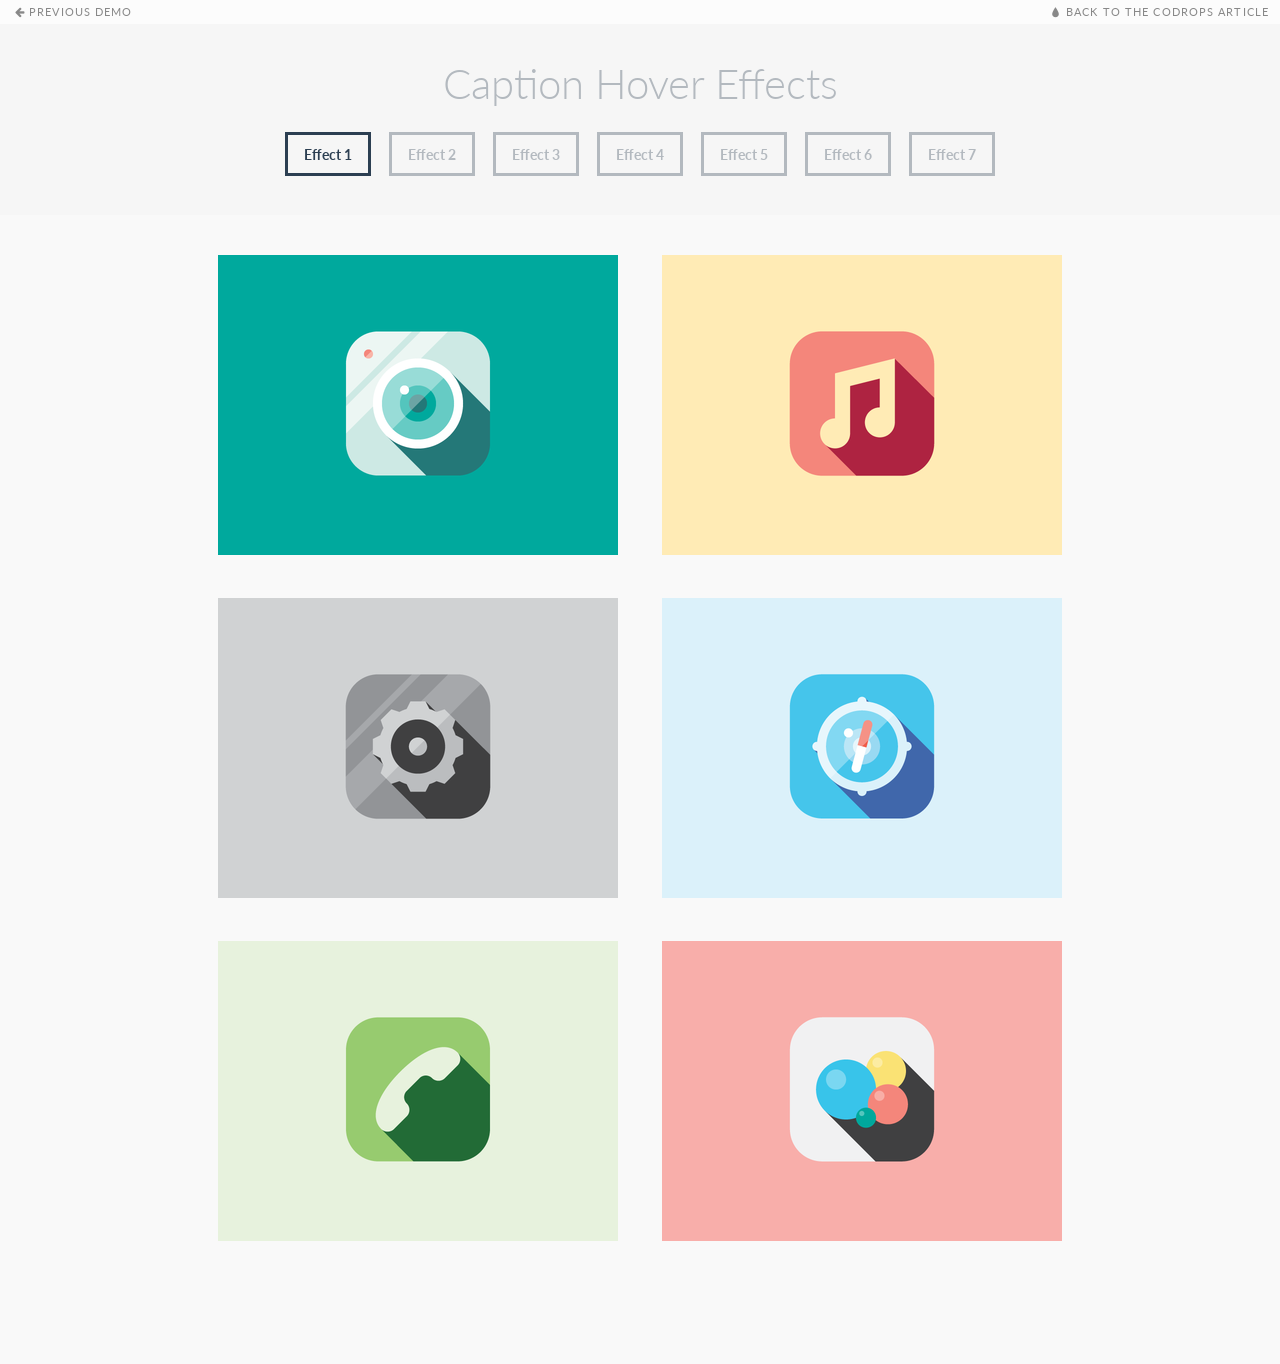
<file: CaptionHoverEffects/index.html>
<!DOCTYPE html>
<html lang="en" class="no-js">
	<head>
		<meta charset="UTF-8" />
		<meta http-equiv="X-UA-Compatible" content="IE=edge,chrome=1"> 
		<meta name="viewport" content="width=device-width, initial-scale=1.0"> 
		<title>Caption Hover Effects - Demo 1</title>
		<meta name="description" content="" />
		<meta name="keywords" content="" />
		<meta name="author" content="Codrops" />
		<link rel="shortcut icon" href="../favicon.ico"> 
		<link rel="stylesheet" type="text/css" href="css/default.css" />
		<link rel="stylesheet" type="text/css" href="css/component.css" />
		<script src="js/modernizr.custom.js"></script>
	</head>
	<body>
		<div class="container demo-1">
			<!-- Top Navigation -->
			<div class="codrops-top clearfix">
				<a class="codrops-icon codrops-icon-prev" href="http://tympanus.net/Development/CreativeButtons/"><span>Previous Demo</span></a>
				<span class="right"><a class="codrops-icon codrops-icon-drop" href="http://tympanus.net/codrops/?p=15469"><span>Back to the Codrops Article</span></a></span>
			</div>
			<header>
				<h1>Caption Hover Effects</h1>	
				<nav class="codrops-demos">
					<a class="current-demo" href="index.html">Effect 1</a>
					<a href="index2.html">Effect 2</a>
					<a href="index3.html">Effect 3</a>
					<a href="index4.html">Effect 4</a>
					<a href="index5.html">Effect 5</a>
					<a href="index6.html">Effect 6</a>
					<a href="index7.html">Effect 7</a>
				</nav>
			</header>
			<ul class="grid cs-style-1">
				<li>
					<figure>
						<img src="images/1.png" alt="img01">
						<figcaption>
							<h3>Camera</h3>
							<span>Jacob Cummings</span>
							<a href="http://dribbble.com/shots/1115632-Camera">Take a look</a>
						</figcaption>
					</figure>
				</li>
				<li>
					<figure>
						<img src="images/2.png" alt="img02">
						<figcaption>
							<h3>Music</h3>
							<span>Jacob Cummings</span>
							<a href="http://dribbble.com/shots/1115960-Music">Take a look</a>
						</figcaption>
					</figure>
				</li>
				<li>
					<figure>
						<img src="images/4.png" alt="img04">
						<figcaption>
							<h3>Settings</h3>
							<span>Jacob Cummings</span>
							<a href="http://dribbble.com/shots/1116685-Settings">Take a look</a>
						</figcaption>
					</figure>
				</li>
				<li>
					<figure>
						<img src="images/5.png" alt="img05">
						<figcaption>
							<h3>Safari</h3>
							<span>Jacob Cummings</span>
							<a href="http://dribbble.com/shots/1116775-Safari">Take a look</a>
						</figcaption>
					</figure>
				</li>
				<li>
					<figure>
						<img src="images/3.png" alt="img03">
						<figcaption>
							<h3>Phone</h3>
							<span>Jacob Cummings</span>
							<a href="http://dribbble.com/shots/1117308-Phone">Take a look</a>
						</figcaption>
					</figure>
				</li>
				<li>
					<figure>
						<img src="images/6.png" alt="img06">
						<figcaption>
							<h3>Game Center</h3>
							<span>Jacob Cummings</span>
							<a href="http://dribbble.com/shots/1118904-Game-Center">Take a look</a>
						</figcaption>
					</figure>
				</li>
			</ul>
		</div><!-- /container -->
		<script src="js/toucheffects.js"></script>
	</body>
</html>
</file>
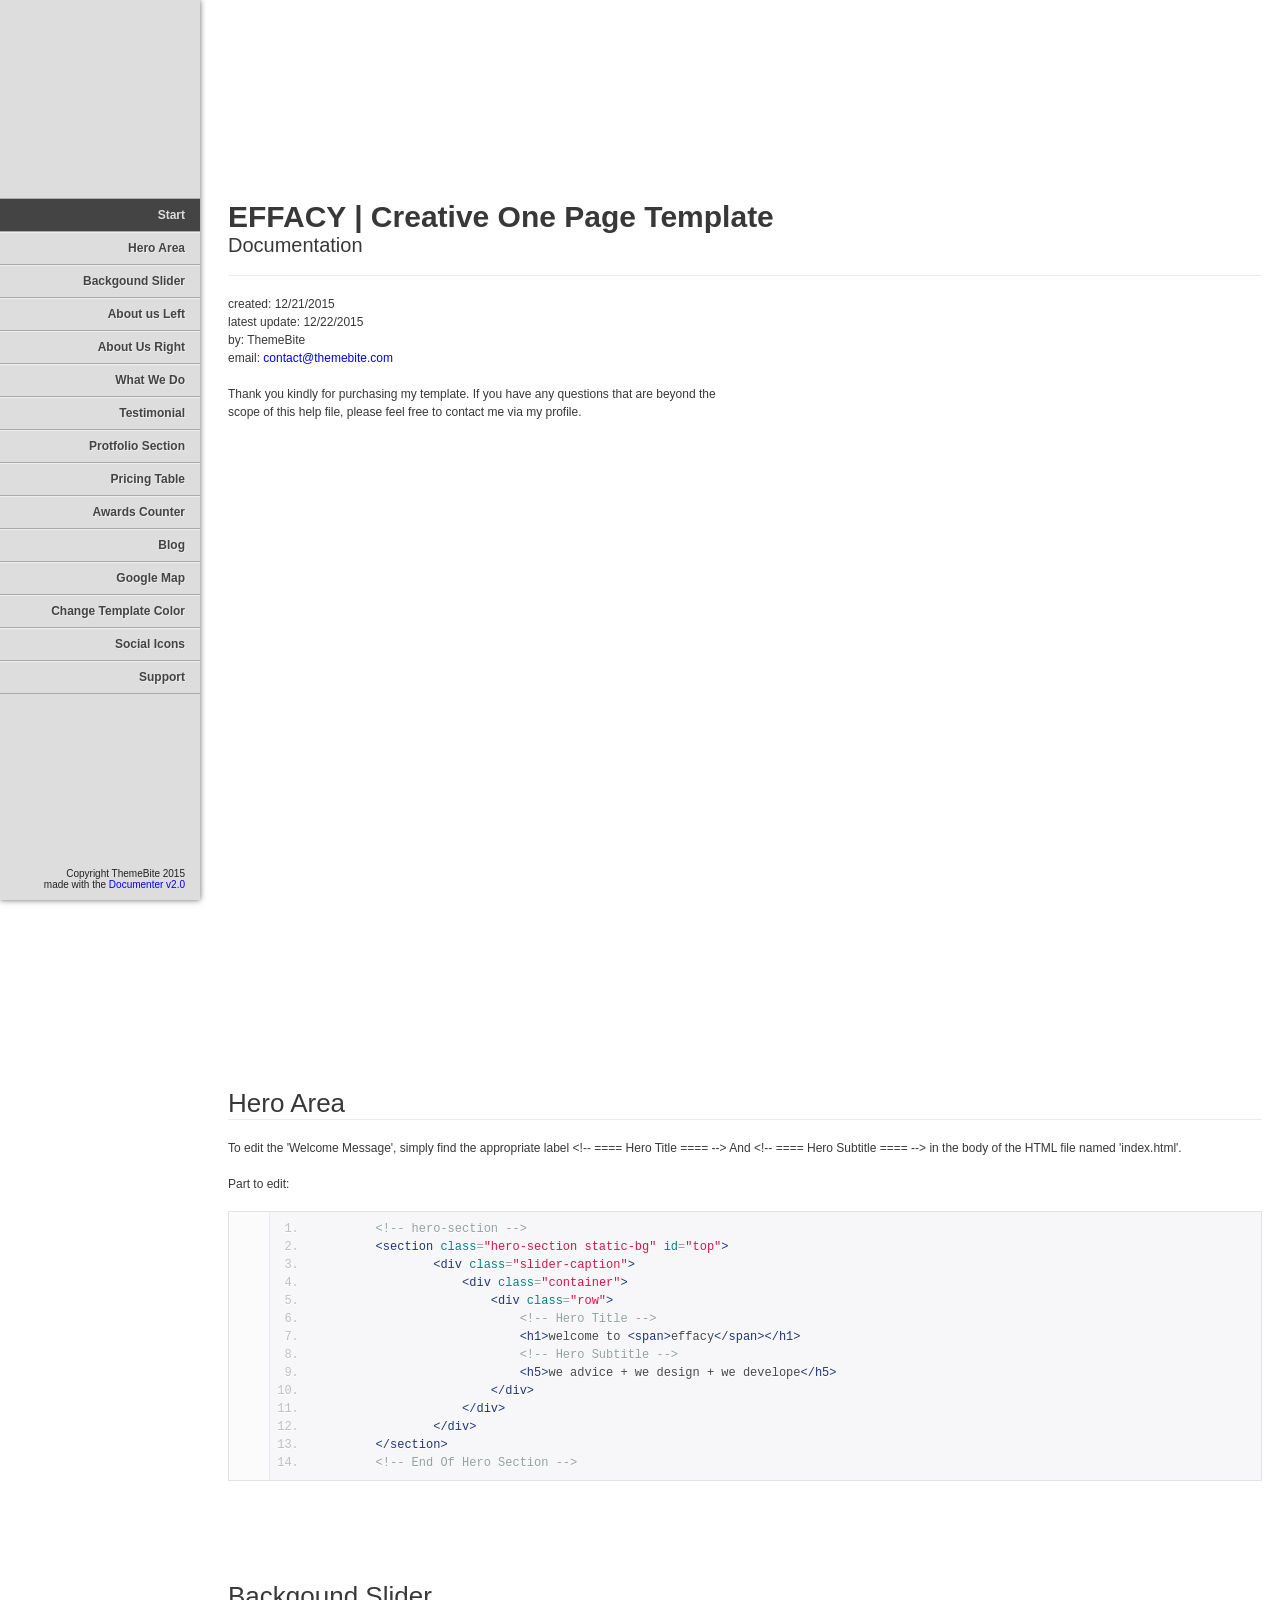
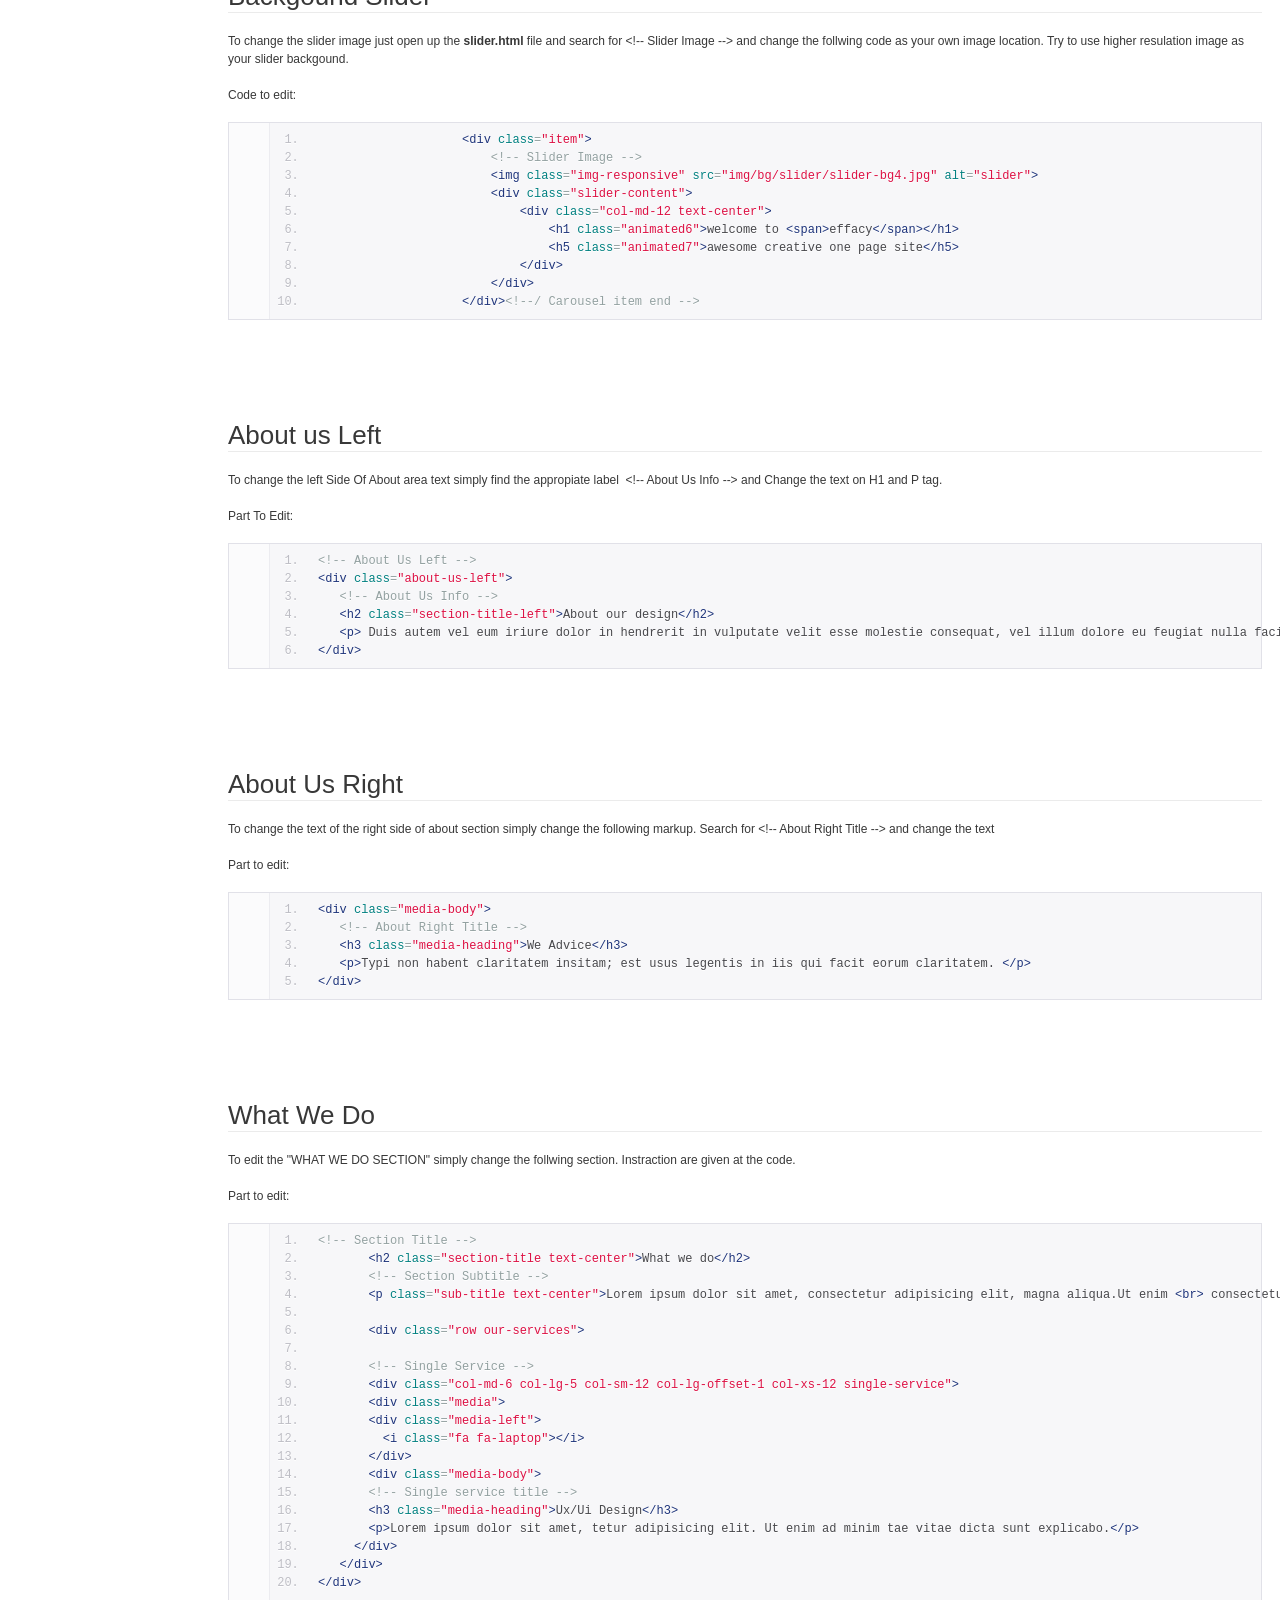
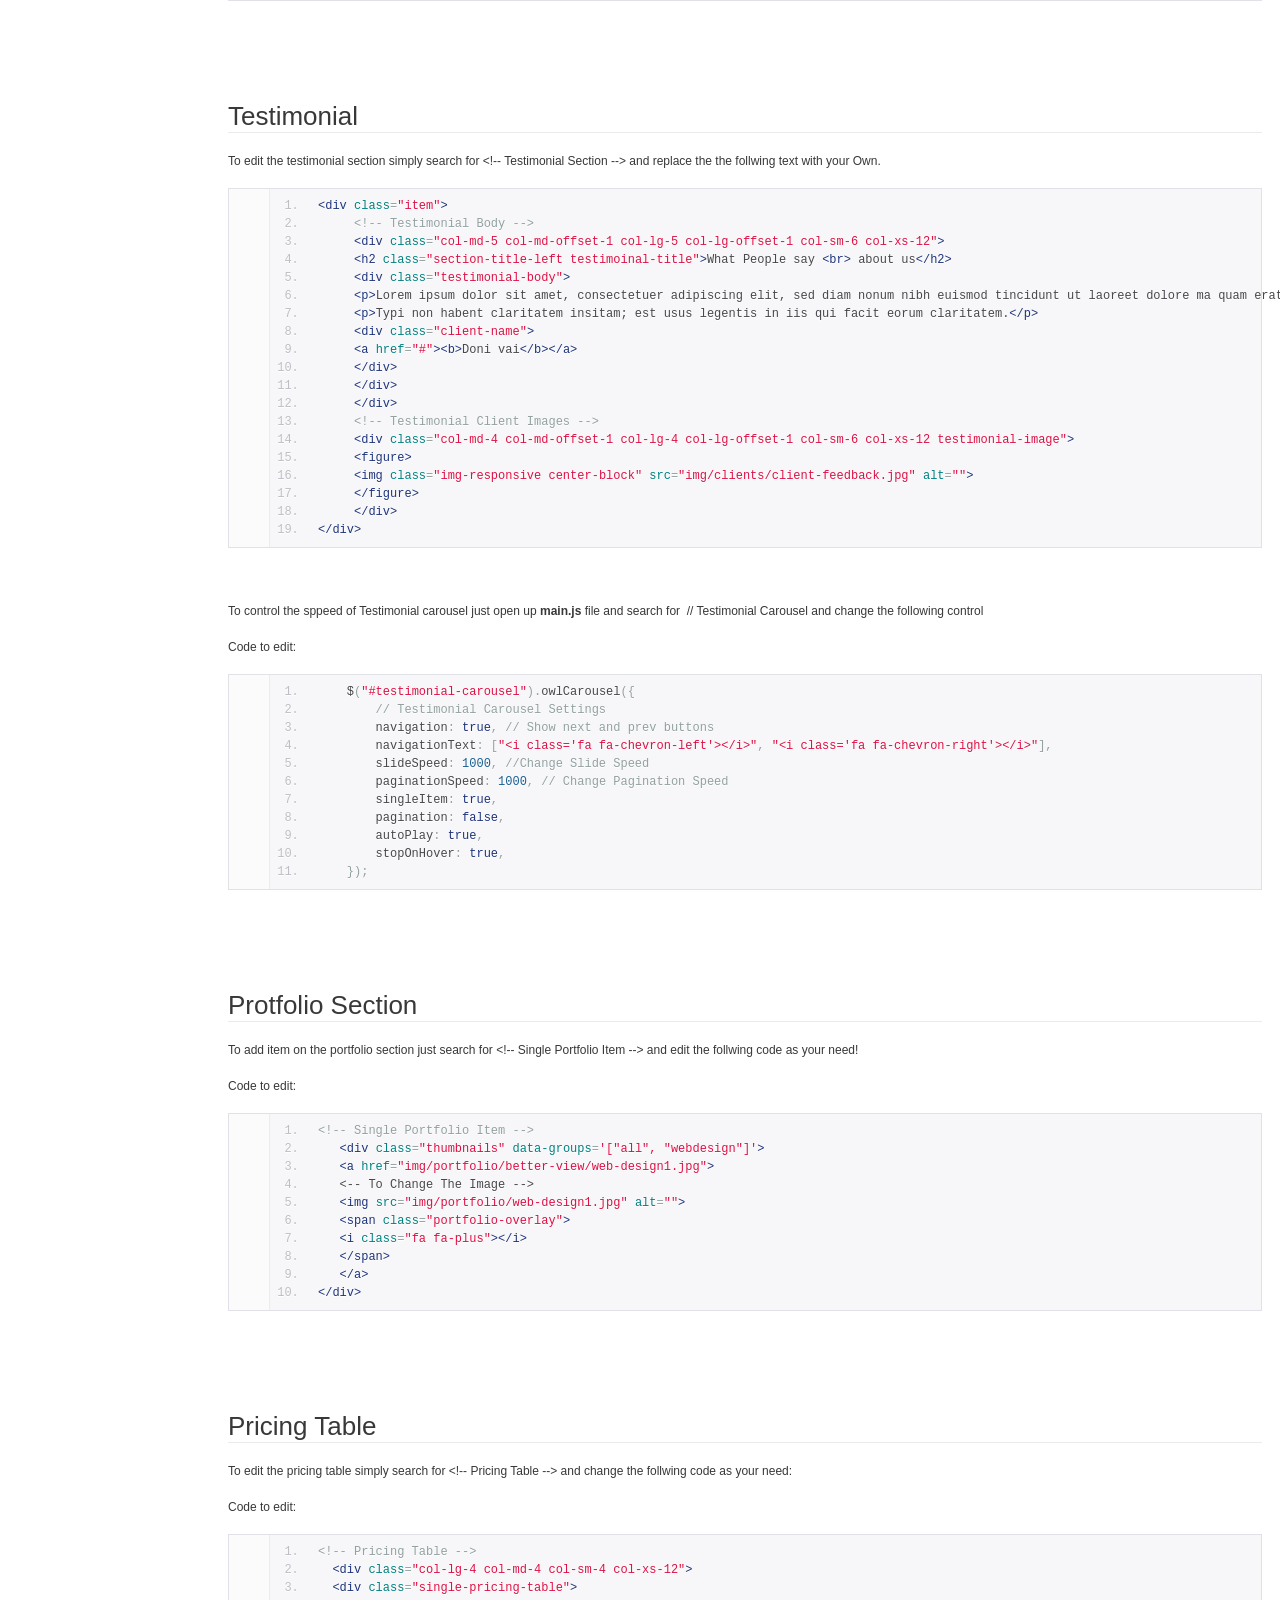
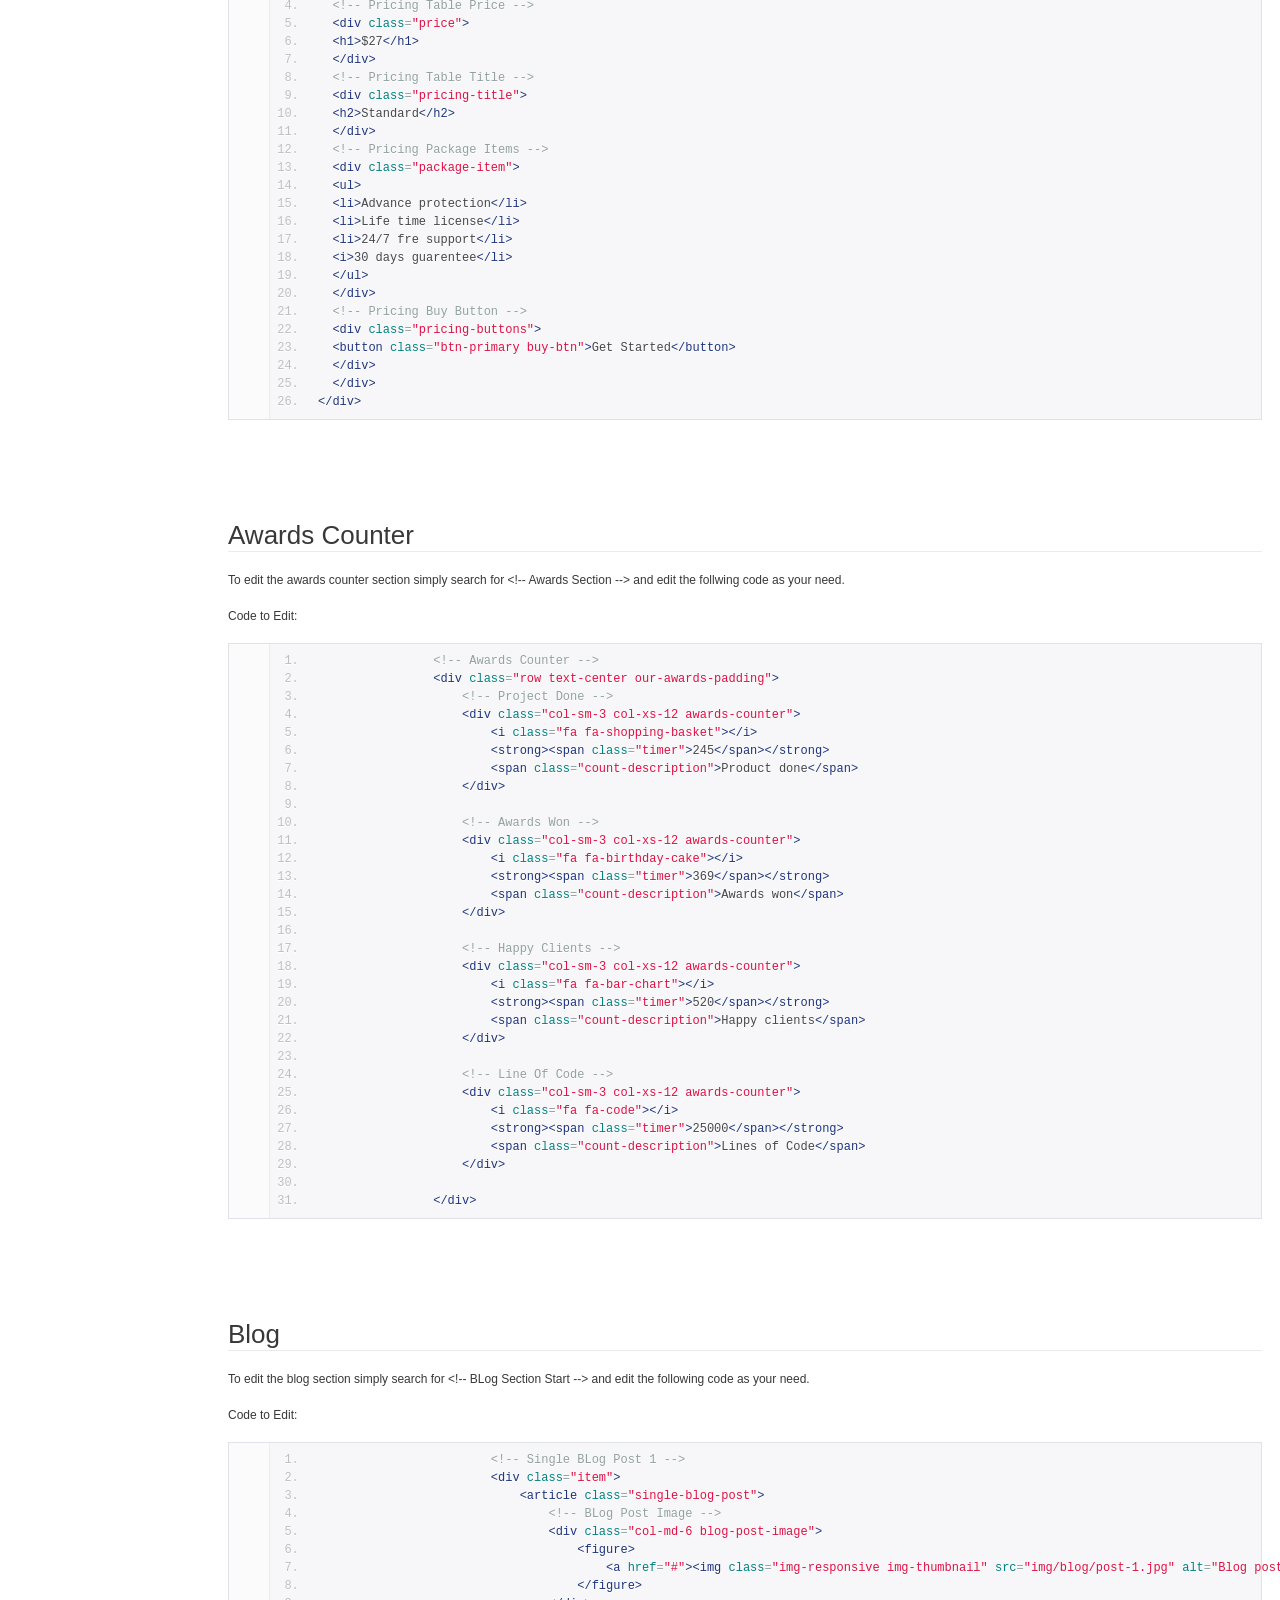
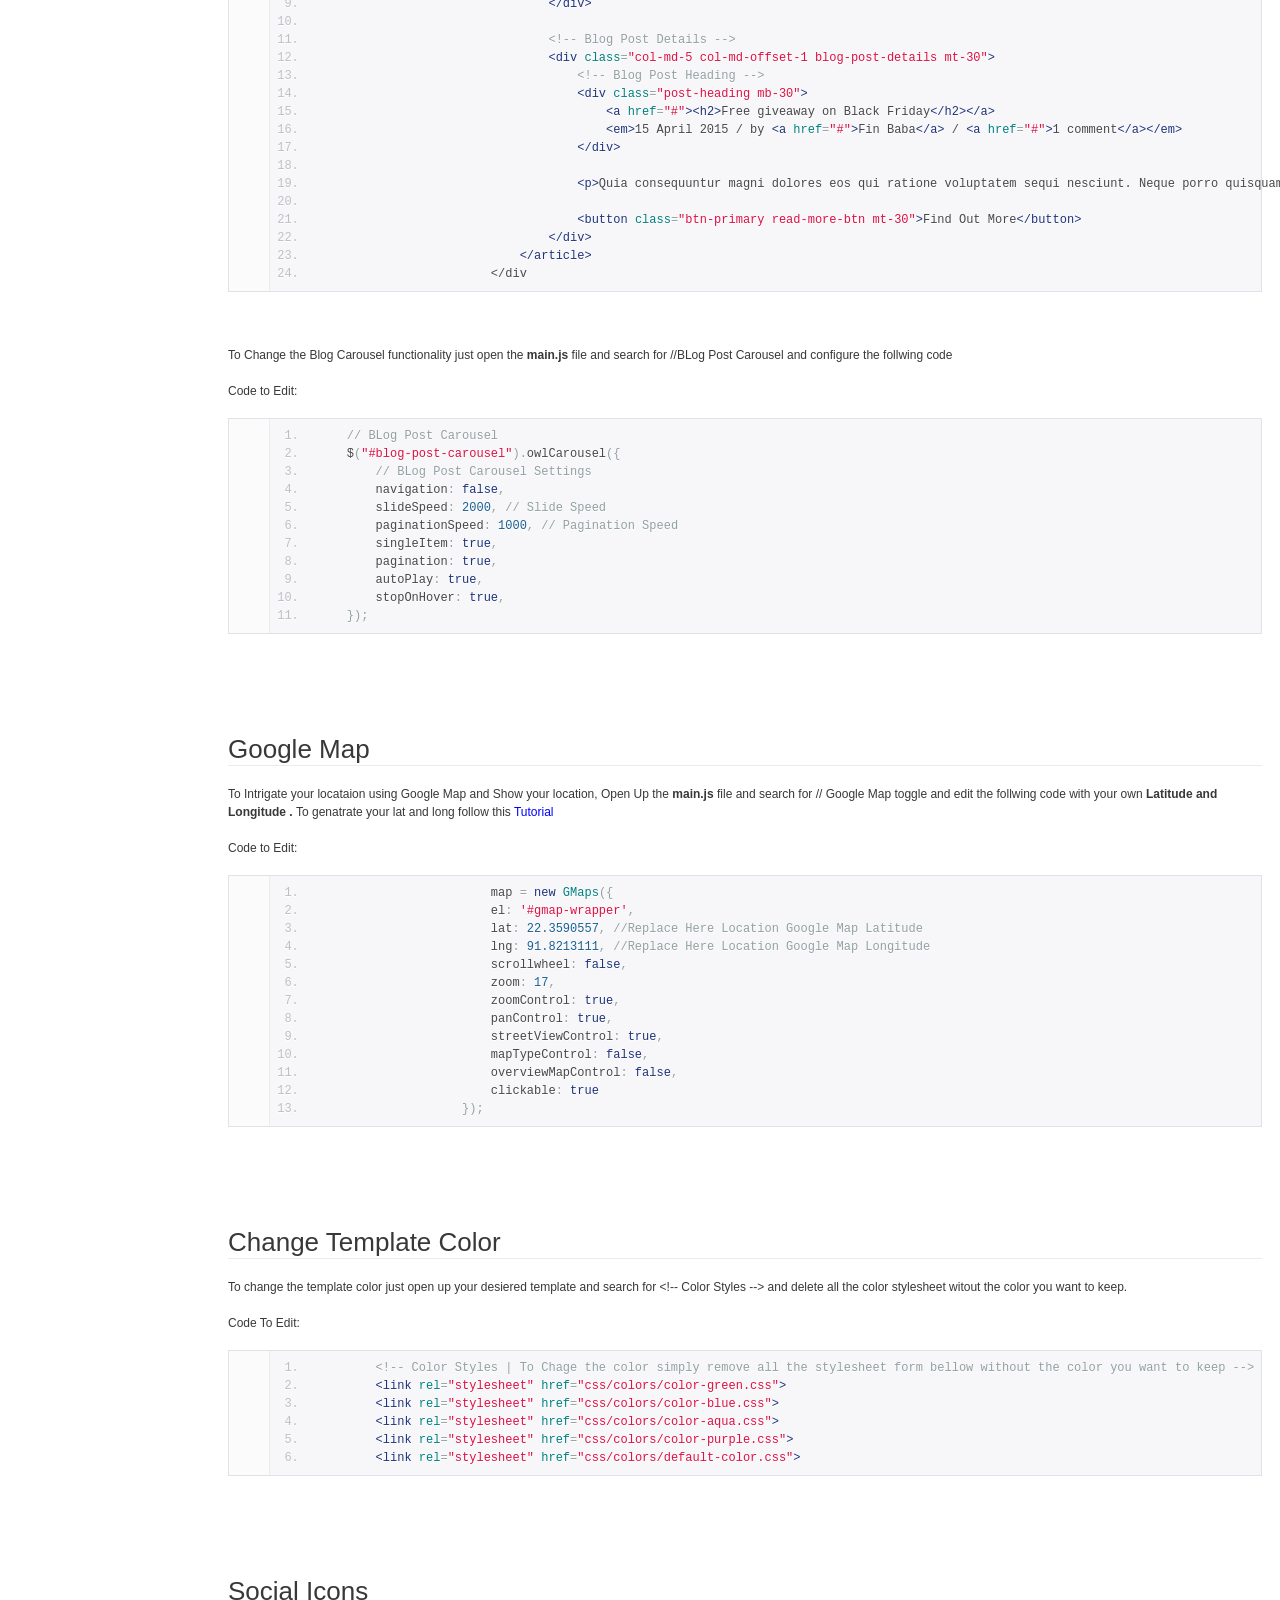
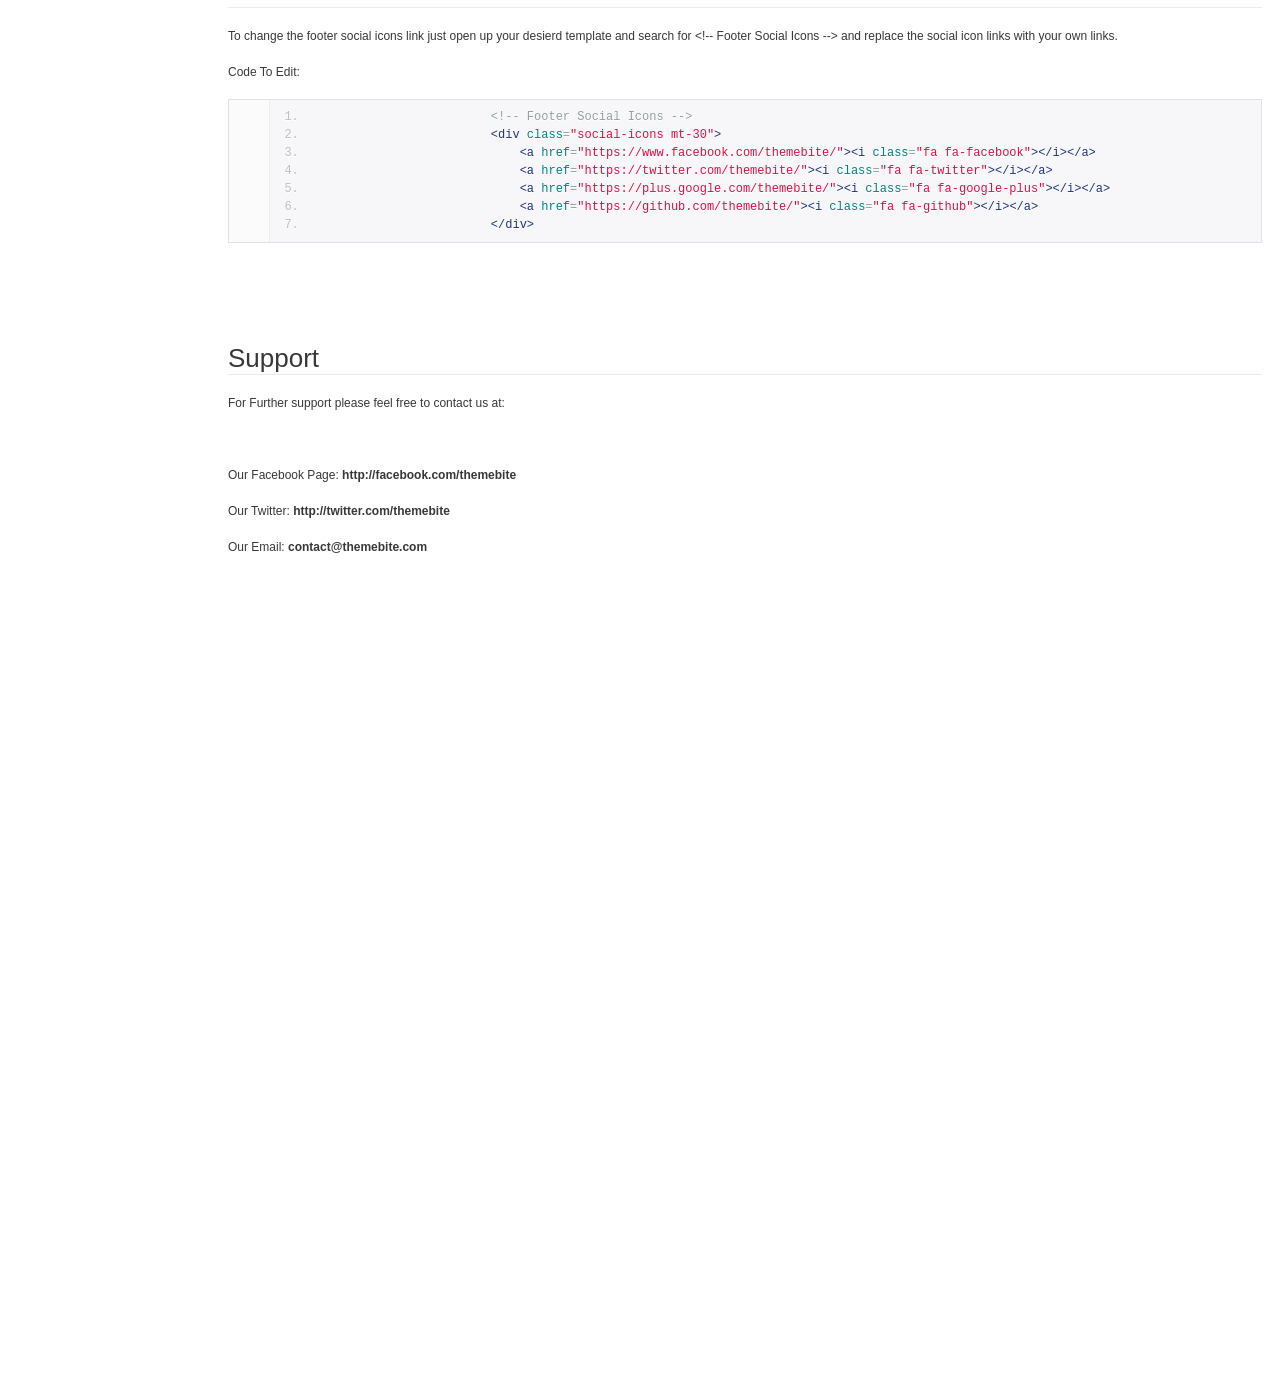
<file: effacy v1.0/documentation/index.html>
<!doctype html>  
<!--[if IE 6 ]><html lang="en-us" class="ie6"> <![endif]-->
<!--[if IE 7 ]><html lang="en-us" class="ie7"> <![endif]-->
<!--[if IE 8 ]><html lang="en-us" class="ie8"> <![endif]-->
<!--[if (gt IE 7)|!(IE)]><!-->
<html lang="en-us"><!--<![endif]-->
<head>
	<meta charset="utf-8">
	
	<title>EFFACY | Creative One Page Template - Documentation</title>
	
	<meta name="description" content="Effacy is a simple and creative one page theme. Effacy can be used as a personal portfolio theme. Its highly customize able.">
	<meta name="author" content="ThemeBite">
	<meta name="copyright" content="ThemeBite">
	<meta name="generator" content="Documenter v2.0 http://rxa.li/documenter">
	<meta name="date" content="2015-12-22T00:00:00+01:00">
	
	<link rel="stylesheet" href="assets/css/documenter_style.css" media="all">
	<link rel="stylesheet" href="assets/js/google-code-prettify/prettify.css" media="screen">
	<script src="assets/js/google-code-prettify/prettify.js"></script>

	
	
	<script src="assets/js/jquery.js"></script>
	
	<script src="assets/js/jquery.scrollTo.js"></script>
	<script src="assets/js/jquery.easing.js"></script>
	
	<script>document.createElement('section');var duration='500',easing='swing';</script>
	<script src="assets/js/script.js"></script>
	
	<style>
		html{background-color:#FFFFFF;color:#383838;}
		::-moz-selection{background:#444444;color:#DDDDDD;}
		::selection{background:#444444;color:#DDDDDD;}
		#documenter_sidebar #documenter_logo{background-image:url();}
		a{color:#0000FF;}
		.btn {
			border-radius:3px;
		}
		.btn-primary {
			  background-image: -moz-linear-gradient(top, #0088CC, #0044CC);
			  background-image: -ms-linear-gradient(top, #0088CC, #0044CC);
			  background-image: -webkit-gradient(linear, 0 0, 0 0088CC%, from(#DDDDDD), to(#0044CC));
			  background-image: -webkit-linear-gradient(top, #0088CC, #0044CC);
			  background-image: -o-linear-gradient(top, #0088CC, #0044CC);
			  background-image: linear-gradient(top, #0088CC, #0044CC);
			  filter: progid:DXImageTransform.Microsoft.gradient(startColorstr='#0088CC', endColorstr='#0044CC', GradientType=0);
			  border-color: #0044CC #0044CC #bfbfbf;
			  color:#FFFFFF;
		}
		.btn-primary:hover,
		.btn-primary:active,
		.btn-primary.active,
		.btn-primary.disabled,
		.btn-primary[disabled] {
		  border-color: #0088CC #0088CC #bfbfbf;
		  background-color: #0044CC;
		}
		hr{border-top:1px solid #EBEBEB;border-bottom:1px solid #FFFFFF;}
		#documenter_sidebar, #documenter_sidebar ul a{background-color:#DDDDDD;color:#222222;}
		#documenter_sidebar ul a{-webkit-text-shadow:1px 1px 0px #EEEEEE;-moz-text-shadow:1px 1px 0px #EEEEEE;text-shadow:1px 1px 0px #EEEEEE;}
		#documenter_sidebar ul{border-top:1px solid #AAAAAA;}
		#documenter_sidebar ul a{border-top:1px solid #EEEEEE;border-bottom:1px solid #AAAAAA;color:#444444;}
		#documenter_sidebar ul a:hover{background:#444444;color:#DDDDDD;border-top:1px solid #444444;}
		#documenter_sidebar ul a.current{background:#444444;color:#DDDDDD;border-top:1px solid #444444;}
		#documenter_copyright{display:block !important;visibility:visible !important;}
	</style>
	
</head>
<body class="documenter-project-effacy-creative-one-page-template">
	<div id="documenter_sidebar">
		<a href="#documenter_cover" id="documenter_logo"></a>
		<ul id="documenter_nav">
			<li><a class="current" href="#documenter_cover">Start</a></li>
				
			<li><a href="#hero_area" title="Hero Area">Hero Area</a></li>
			<li><a href="#backgound_slider" title="Backgound Slider">Backgound Slider</a></li>
			<li><a href="#about_us_left" title="About us Left">About us Left</a></li>
			<li><a href="#about_us_right" title="About Us Right">About Us Right</a></li>
			<li><a href="#what_we_do" title="What We Do">What We Do</a></li>
			<li><a href="#testimonial" title="Testimonial">Testimonial</a></li>
			<li><a href="#protfolio_section" title="Protfolio Section">Protfolio Section</a></li>
			<li><a href="#pricing_table" title="Pricing Table">Pricing Table</a></li>
			<li><a href="#awards_counter" title="Awards Counter">Awards Counter</a></li>
			<li><a href="#blog" title="Blog">Blog</a></li>
			<li><a href="#google_map" title="Google Map">Google Map</a></li>
			<li><a href="#change_template_color" title="Change Template Color">Change Template Color</a></li>
			<li><a href="#social_icons" title="Social Icons">Social Icons</a></li>
			<li><a href="#support" title="Support">Support</a></li>

		</ul>
		<div id="documenter_copyright">Copyright ThemeBite 2015<br>
		made with the <a href="http://rxa.li/documenter">Documenter v2.0</a> 
		</div>
	</div>
	<div id="documenter_content">
	<section id="documenter_cover">
	<h1>EFFACY | Creative One Page Template</h1>
	<h2>Documentation</h2>
	<div id="documenter_buttons">
		
	</div>
	<hr>
	<ul>
	<li>created: 12/21/2015</li>
	<li>latest update: 12/22/2015</li>
	<li>by: ThemeBite</li>
	<li><a href=""></a></li>
	<li>email: <a href="mailto:&#99;&#111;&#110;&#116;&#97;&#99;&#116;&#64;&#116;&#104;&#101;&#109;&#101;&#98;&#105;&#116;&#101;&#46;&#99;&#111;&#109;">&#99;&#111;&#110;&#116;&#97;&#99;&#116;&#64;&#116;&#104;&#101;&#109;&#101;&#98;&#105;&#116;&#101;&#46;&#99;&#111;&#109;</a></li>
	</ul>
	<p>Thank you kindly for purchasing my template. If you have any questions that are beyond the scope of this help file, please feel free to contact me via my profile.</p>
	</section>
	
	<section id="hero_area">
	<div class="page-header"><h3>Hero Area</h3><hr class="notop"></div>
<p>
	To edit the &#39;Welcome Message&#39;, simply find the appropriate label &lt;!-- ==== Hero Title ==== --&gt; And &lt;!-- ==== Hero Subtitle ==== --&gt; in the body of the HTML file named &#39;index.html&#39;.</p>
<p>
	Part to edit:</p>
<pre class="prettyprint lang-html linenums">
&nbsp;&nbsp;&nbsp;&nbsp;&nbsp;&nbsp;&nbsp; &lt;!-- hero-section --&gt;
&nbsp;&nbsp;&nbsp;&nbsp;&nbsp;&nbsp;&nbsp; &lt;section class=&quot;hero-section static-bg&quot; id=&quot;top&quot;&gt;
&nbsp;&nbsp;&nbsp;&nbsp;&nbsp;&nbsp;&nbsp;&nbsp;&nbsp;&nbsp;&nbsp;&nbsp;&nbsp;&nbsp;&nbsp; &lt;div class=&quot;slider-caption&quot;&gt;
&nbsp;&nbsp;&nbsp;&nbsp;&nbsp;&nbsp;&nbsp;&nbsp;&nbsp;&nbsp;&nbsp;&nbsp;&nbsp;&nbsp;&nbsp;&nbsp;&nbsp;&nbsp;&nbsp; &lt;div class=&quot;container&quot;&gt;
&nbsp;&nbsp;&nbsp;&nbsp;&nbsp;&nbsp;&nbsp;&nbsp;&nbsp;&nbsp;&nbsp;&nbsp;&nbsp;&nbsp;&nbsp;&nbsp;&nbsp;&nbsp;&nbsp;&nbsp;&nbsp;&nbsp;&nbsp; &lt;div class=&quot;row&quot;&gt;
&nbsp;&nbsp;&nbsp;&nbsp;&nbsp;&nbsp;&nbsp;&nbsp;&nbsp;&nbsp;&nbsp;&nbsp;&nbsp;&nbsp;&nbsp;&nbsp;&nbsp;&nbsp;&nbsp;&nbsp;&nbsp;&nbsp;&nbsp;&nbsp;&nbsp;&nbsp;&nbsp; &lt;!-- Hero Title --&gt;
&nbsp;&nbsp;&nbsp;&nbsp;&nbsp;&nbsp;&nbsp;&nbsp;&nbsp;&nbsp;&nbsp;&nbsp;&nbsp;&nbsp;&nbsp;&nbsp;&nbsp;&nbsp;&nbsp;&nbsp;&nbsp;&nbsp;&nbsp;&nbsp;&nbsp;&nbsp;&nbsp; &lt;h1&gt;welcome to &lt;span&gt;effacy&lt;/span&gt;&lt;/h1&gt;
&nbsp;&nbsp;&nbsp;&nbsp;&nbsp;&nbsp;&nbsp;&nbsp;&nbsp;&nbsp;&nbsp;&nbsp;&nbsp;&nbsp;&nbsp;&nbsp;&nbsp;&nbsp;&nbsp;&nbsp;&nbsp;&nbsp;&nbsp;&nbsp;&nbsp;&nbsp;&nbsp; &lt;!-- Hero Subtitle --&gt;
&nbsp;&nbsp;&nbsp;&nbsp;&nbsp;&nbsp;&nbsp;&nbsp;&nbsp;&nbsp;&nbsp;&nbsp;&nbsp;&nbsp;&nbsp;&nbsp;&nbsp;&nbsp;&nbsp;&nbsp;&nbsp;&nbsp;&nbsp;&nbsp;&nbsp;&nbsp;&nbsp; &lt;h5&gt;we advice + we design + we develope&lt;/h5&gt;
&nbsp;&nbsp;&nbsp;&nbsp;&nbsp;&nbsp;&nbsp;&nbsp;&nbsp;&nbsp;&nbsp;&nbsp;&nbsp;&nbsp;&nbsp;&nbsp;&nbsp;&nbsp;&nbsp;&nbsp;&nbsp;&nbsp;&nbsp; &lt;/div&gt;
&nbsp;&nbsp;&nbsp;&nbsp;&nbsp;&nbsp;&nbsp;&nbsp;&nbsp;&nbsp;&nbsp;&nbsp;&nbsp;&nbsp;&nbsp;&nbsp;&nbsp;&nbsp;&nbsp; &lt;/div&gt;
&nbsp;&nbsp;&nbsp;&nbsp;&nbsp;&nbsp;&nbsp;&nbsp;&nbsp;&nbsp;&nbsp;&nbsp;&nbsp;&nbsp;&nbsp; &lt;/div&gt;
&nbsp;&nbsp;&nbsp;&nbsp;&nbsp;&nbsp;&nbsp; &lt;/section&gt;
&nbsp;&nbsp;&nbsp;&nbsp;&nbsp;&nbsp;&nbsp; &lt;!-- End Of Hero Section --&gt;</pre>
<!-- hero-section --><!-- End Of Hero Section --></section>
<section id="backgound_slider">
	<div class="page-header"><h3>Backgound Slider</h3><hr class="notop"></div>
<p>
	To change the slider image just open up the <strong>slider.html</strong> file and search for &lt;!-- Slider Image --&gt; and change the follwing code as your own image location. Try to use higher resulation image as your slider backgound.</p>
<p>
	Code to edit:</p>
<pre class="prettyprint lang-html linenums">
                    &lt;div class=&quot;item&quot;&gt;
&nbsp;&nbsp;&nbsp;&nbsp;&nbsp;&nbsp;&nbsp;&nbsp;&nbsp;&nbsp;&nbsp;&nbsp;&nbsp;&nbsp;&nbsp;&nbsp;&nbsp;&nbsp;&nbsp;&nbsp;&nbsp;&nbsp;&nbsp; &lt;!-- Slider Image --&gt;
&nbsp;&nbsp;&nbsp;&nbsp;&nbsp;&nbsp;&nbsp;&nbsp;&nbsp;&nbsp;&nbsp;&nbsp;&nbsp;&nbsp;&nbsp;&nbsp;&nbsp;&nbsp;&nbsp;&nbsp;&nbsp;&nbsp;&nbsp; &lt;img class=&quot;img-responsive&quot; src=&quot;img/bg/slider/slider-bg4.jpg&quot; alt=&quot;slider&quot;&gt;
&nbsp;&nbsp;&nbsp;&nbsp;&nbsp;&nbsp;&nbsp;&nbsp;&nbsp;&nbsp;&nbsp;&nbsp;&nbsp;&nbsp;&nbsp;&nbsp;&nbsp;&nbsp;&nbsp;&nbsp;&nbsp;&nbsp;&nbsp; &lt;div class=&quot;slider-content&quot;&gt;
&nbsp;&nbsp;&nbsp;&nbsp;&nbsp;&nbsp;&nbsp;&nbsp;&nbsp;&nbsp;&nbsp;&nbsp;&nbsp;&nbsp;&nbsp;&nbsp;&nbsp;&nbsp;&nbsp;&nbsp;&nbsp;&nbsp;&nbsp;&nbsp;&nbsp;&nbsp;&nbsp; &lt;div class=&quot;col-md-12 text-center&quot;&gt;
&nbsp;&nbsp;&nbsp;&nbsp;&nbsp;&nbsp;&nbsp;&nbsp;&nbsp;&nbsp;&nbsp;&nbsp;&nbsp;&nbsp;&nbsp;&nbsp;&nbsp;&nbsp;&nbsp;&nbsp;&nbsp;&nbsp;&nbsp;&nbsp;&nbsp;&nbsp;&nbsp;&nbsp;&nbsp;&nbsp;&nbsp; &lt;h1 class=&quot;animated6&quot;&gt;welcome to &lt;span&gt;effacy&lt;/span&gt;&lt;/h1&gt;
&nbsp;&nbsp;&nbsp;&nbsp;&nbsp;&nbsp;&nbsp;&nbsp;&nbsp;&nbsp;&nbsp;&nbsp;&nbsp;&nbsp;&nbsp;&nbsp;&nbsp;&nbsp;&nbsp;&nbsp;&nbsp;&nbsp;&nbsp;&nbsp;&nbsp;&nbsp;&nbsp;&nbsp;&nbsp;&nbsp;&nbsp; &lt;h5 class=&quot;animated7&quot;&gt;awesome creative one page site&lt;/h5&gt;&nbsp;&nbsp;&nbsp; &nbsp;
&nbsp;&nbsp;&nbsp;&nbsp;&nbsp;&nbsp;&nbsp;&nbsp;&nbsp;&nbsp;&nbsp;&nbsp;&nbsp;&nbsp;&nbsp;&nbsp;&nbsp;&nbsp;&nbsp;&nbsp;&nbsp;&nbsp;&nbsp;&nbsp;&nbsp;&nbsp;&nbsp; &lt;/div&gt;
&nbsp;&nbsp;&nbsp;&nbsp;&nbsp;&nbsp;&nbsp;&nbsp;&nbsp;&nbsp;&nbsp;&nbsp;&nbsp;&nbsp;&nbsp;&nbsp;&nbsp;&nbsp;&nbsp;&nbsp;&nbsp;&nbsp;&nbsp; &lt;/div&gt;
&nbsp;&nbsp;&nbsp;&nbsp;&nbsp;&nbsp;&nbsp;&nbsp;&nbsp;&nbsp;&nbsp;&nbsp;&nbsp;&nbsp;&nbsp;&nbsp;&nbsp;&nbsp;&nbsp; &lt;/div&gt;&lt;!--/ Carousel item end --&gt;</pre>
</section>
<section id="about_us_left">
	<div class="page-header"><h3>About us Left</h3><hr class="notop"></div>
<p>	To change the left Side Of About area text simply find the appropiate label&nbsp; &lt;!-- About Us Info --&gt; and Change the text on H1 and P tag.</p>
<p>	Part To Edit:</p>
<pre class="prettyprint lang-html linenums">
&lt;!-- About Us Left --&gt;
&lt;div class=&quot;about-us-left&quot;&gt;
   &lt;!-- About Us Info --&gt;
   &lt;h2 class=&quot;section-title-left&quot;&gt;About our design&lt;/h2&gt;
   &lt;p&gt; Duis autem vel eum iriure dolor in hendrerit in vulputate velit esse molestie consequat, vel illum dolore eu feugiat nulla facilisis at vero eros et accumsan et iusto odio dignissim qui blandit praesent luptatum zzril delenit augue duis dolore te feugait nulla facilisi. Nam liber tempor cum soluta nobis eleifend option congue nihil imperdiet doming id quod .&lt;/p&gt;
&lt;/div&gt;</pre>
</section>
<section id="about_us_right">
	<div class="page-header"><h3>About Us Right</h3><hr class="notop"></div>
<p>	To change the text of the right side of about section simply change the following markup. Search for &lt;!-- About Right Title --&gt; and change the text</p>
<p>	Part to edit:</p>
<pre class="prettyprint lang-html linenums">
&lt;div class=&quot;media-body&quot;&gt;
&nbsp;&nbsp; &lt;!-- About Right Title --&gt;
&nbsp;&nbsp; &lt;h3 class=&quot;media-heading&quot;&gt;We Advice&lt;/h3&gt;
&nbsp;&nbsp; &lt;p&gt;Typi non habent claritatem insitam; est usus legentis in iis qui facit eorum claritatem. &lt;/p&gt;
&lt;/div&gt;</pre>
</section>
<section id="what_we_do">
	<div class="page-header"><h3>What We Do</h3><hr class="notop"></div>
<p>
	To edit the &quot;WHAT WE DO SECTION&quot; simply change the follwing section. Instraction are given at the code.</p>
<p>
	Part to edit:</p>
<pre class="prettyprint lang-html linenums">
&lt;!-- Section Title --&gt;
&nbsp;&nbsp;&nbsp;&nbsp;&nbsp;&nbsp; &lt;h2 class=&quot;section-title text-center&quot;&gt;What we do&lt;/h2&gt;
&nbsp;&nbsp;&nbsp;&nbsp;&nbsp;&nbsp; &lt;!-- Section Subtitle --&gt;
&nbsp;&nbsp;&nbsp;&nbsp;&nbsp;&nbsp; &lt;p class=&quot;sub-title text-center&quot;&gt;Lorem ipsum dolor sit amet, consectetur adipisicing elit, magna aliqua.Ut enim &lt;br&gt; consectetur adipisicing&nbsp; ad minim veniam&lt;/p&gt;

&nbsp;&nbsp;&nbsp;&nbsp;&nbsp;&nbsp; &lt;div class=&quot;row our-services&quot;&gt;

&nbsp;&nbsp;&nbsp;&nbsp;&nbsp;&nbsp; &lt;!-- Single Service --&gt;
&nbsp;&nbsp;&nbsp;&nbsp;&nbsp;&nbsp; &lt;div class=&quot;col-md-6 col-lg-5 col-sm-12 col-lg-offset-1 col-xs-12 single-service&quot;&gt;
&nbsp;&nbsp;&nbsp;&nbsp;&nbsp;&nbsp; &lt;div class=&quot;media&quot;&gt;
&nbsp;&nbsp;&nbsp;&nbsp;&nbsp;&nbsp; &lt;div class=&quot;media-left&quot;&gt;
&nbsp;&nbsp;&nbsp;&nbsp;&nbsp;&nbsp;   &lt;i class=&quot;fa fa-laptop&quot;&gt;&lt;/i&gt;
&nbsp;&nbsp;&nbsp;&nbsp;&nbsp;&nbsp; &lt;/div&gt;
&nbsp;&nbsp;&nbsp;&nbsp;&nbsp;&nbsp; &lt;div class=&quot;media-body&quot;&gt;
&nbsp;&nbsp;&nbsp;&nbsp;&nbsp;&nbsp; &lt;!-- Single service title --&gt;
&nbsp;&nbsp;&nbsp;&nbsp;&nbsp;&nbsp; &lt;h3 class=&quot;media-heading&quot;&gt;Ux/Ui Design&lt;/h3&gt;
&nbsp;&nbsp;&nbsp;&nbsp;&nbsp;&nbsp; &lt;p&gt;Lorem ipsum dolor sit amet, tetur adipisicing elit. Ut enim ad minim tae vitae dicta sunt explicabo.&lt;/p&gt;
&nbsp;&nbsp;&nbsp;&nbsp; &lt;/div&gt;
&nbsp;&nbsp; &lt;/div&gt;
&lt;/div&gt;</pre>
</section>
<section id="testimonial">
	<div class="page-header"><h3>Testimonial</h3><hr class="notop"></div>
<p>
	To edit the testimonial section simply search for &lt;!-- Testimonial Section --&gt; and replace the the follwing text with your Own.</p>
<pre class="prettyprint lang-html linenums">
&lt;div class=&quot;item&quot;&gt;
&nbsp;&nbsp;&nbsp;&nbsp; &lt;!-- Testimonial Body --&gt;
&nbsp;&nbsp;&nbsp;&nbsp; &lt;div class=&quot;col-md-5 col-md-offset-1 col-lg-5 col-lg-offset-1 col-sm-6 col-xs-12&quot;&gt;
&nbsp;&nbsp;&nbsp;&nbsp; &lt;h2 class=&quot;section-title-left testimoinal-title&quot;&gt;What People say &lt;br&gt; about us&lt;/h2&gt;
&nbsp;&nbsp;&nbsp;&nbsp; &lt;div class=&quot;testimonial-body&quot;&gt;
&nbsp;&nbsp;&nbsp;&nbsp; &lt;p&gt;Lorem ipsum dolor sit amet, consectetuer adipiscing elit, sed diam nonum nibh euismod tincidunt ut laoreet dolore ma quam erat volutpat. Nihil imperdiet doming id quod mazim erat facer possim assum.&lt;/p&gt;
&nbsp;&nbsp;&nbsp;&nbsp; &lt;p&gt;Typi non habent claritatem insitam; est usus legentis in iis qui facit eorum claritatem.&lt;/p&gt;
&nbsp;&nbsp;&nbsp;&nbsp; &lt;div class=&quot;client-name&quot;&gt;
&nbsp;&nbsp;&nbsp;&nbsp; &lt;a href=&quot;#&quot;&gt;&lt;b&gt;Doni vai&lt;/b&gt;&lt;/a&gt;
&nbsp;&nbsp;&nbsp;&nbsp; &lt;/div&gt;
&nbsp;&nbsp;&nbsp;&nbsp; &lt;/div&gt;
&nbsp;&nbsp;&nbsp;&nbsp; &lt;/div&gt;
&nbsp;&nbsp;&nbsp;&nbsp; &lt;!-- Testimonial Client Images --&gt;
&nbsp;&nbsp;&nbsp;&nbsp; &lt;div class=&quot;col-md-4 col-md-offset-1 col-lg-4 col-lg-offset-1 col-sm-6 col-xs-12 testimonial-image&quot;&gt;
&nbsp;&nbsp;&nbsp;&nbsp; &lt;figure&gt;
&nbsp;&nbsp;&nbsp;&nbsp; &lt;img class=&quot;img-responsive center-block&quot; src=&quot;img/clients/client-feedback.jpg&quot; alt=&quot;&quot;&gt;
&nbsp;&nbsp;&nbsp;&nbsp; &lt;/figure&gt;
&nbsp;&nbsp;&nbsp;&nbsp; &lt;/div&gt;
&lt;/div&gt;</pre>
<p>
	&nbsp;</p>
<p>
	To control the sppeed of Testimonial carousel just open up <strong>main.js</strong> file and search for&nbsp; // Testimonial Carousel and change the following control</p>
<p>
	Code to edit:</p>
<pre class="prettyprint lang-js linenums">
&nbsp;&nbsp;&nbsp; $(&quot;#testimonial-carousel&quot;).owlCarousel({
&nbsp;&nbsp;&nbsp;&nbsp;&nbsp;&nbsp;&nbsp; // Testimonial Carousel Settings
&nbsp;&nbsp;&nbsp;&nbsp;&nbsp;&nbsp;&nbsp; navigation: true, // Show next and prev buttons
&nbsp;&nbsp;&nbsp;&nbsp;&nbsp;&nbsp;&nbsp; navigationText: [&quot;&lt;i class=&#39;fa fa-chevron-left&#39;&gt;&lt;/i&gt;&quot;, &quot;&lt;i class=&#39;fa fa-chevron-right&#39;&gt;&lt;/i&gt;&quot;],
&nbsp;&nbsp;&nbsp;&nbsp;&nbsp;&nbsp;&nbsp; slideSpeed: 1000, //Change Slide Speed
&nbsp;&nbsp;&nbsp;&nbsp;&nbsp;&nbsp;&nbsp; paginationSpeed: 1000, // Change Pagination Speed
&nbsp;&nbsp;&nbsp;&nbsp;&nbsp;&nbsp;&nbsp; singleItem: true,
&nbsp;&nbsp;&nbsp;&nbsp;&nbsp;&nbsp;&nbsp; pagination: false,
&nbsp;&nbsp;&nbsp;&nbsp;&nbsp;&nbsp;&nbsp; autoPlay: true,
&nbsp;&nbsp;&nbsp;&nbsp;&nbsp;&nbsp;&nbsp; stopOnHover: true,
&nbsp;&nbsp;&nbsp; });</pre>
</section>
<section id="protfolio_section">
	<div class="page-header"><h3>Protfolio Section</h3><hr class="notop"></div>
<p>
	To add item on the portfolio section just search for &lt;!-- Single Portfolio Item --&gt; and edit the follwing code as your need!</p>
<p>
	Code to edit:</p>
<pre class="prettyprint lang-html linenums">
&lt;!-- Single Portfolio Item --&gt;
&nbsp;&nbsp; &lt;div class=&quot;thumbnails&quot; data-groups=&#39;[&quot;all&quot;, &quot;webdesign&quot;]&#39;&gt;
&nbsp;&nbsp; &lt;a href=&quot;img/portfolio/better-view/web-design1.jpg&quot;&gt;
   &lt;-- To Change The Image --&gt;
&nbsp;&nbsp; &lt;img src=&quot;img/portfolio/web-design1.jpg&quot; alt=&quot;&quot;&gt;
&nbsp;&nbsp; &lt;span class=&quot;portfolio-overlay&quot;&gt;
&nbsp;&nbsp; &lt;i class=&quot;fa fa-plus&quot;&gt;&lt;/i&gt;
&nbsp;&nbsp; &lt;/span&gt;
&nbsp;&nbsp; &lt;/a&gt;
&lt;/div&gt;</pre>
</section>
<section id="pricing_table">
	<div class="page-header"><h3>Pricing Table</h3><hr class="notop"></div>
<p>
	To edit the pricing table simply search for &lt;!-- Pricing Table --&gt; and change the follwing code as your need:</p>
<p>
	Code to edit:</p>
<pre class="prettyprint lang-html linenums">
&lt;!-- Pricing Table --&gt;
&nbsp; &lt;div class=&quot;col-lg-4 col-md-4 col-sm-4 col-xs-12&quot;&gt;
&nbsp; &lt;div class=&quot;single-pricing-table&quot;&gt;
&nbsp; &lt;!-- Pricing Table Price --&gt;
&nbsp; &lt;div class=&quot;price&quot;&gt;
&nbsp; &lt;h1&gt;$27&lt;/h1&gt;
&nbsp; &lt;/div&gt;
&nbsp; &lt;!-- Pricing Table Title --&gt;
&nbsp; &lt;div class=&quot;pricing-title&quot;&gt;
&nbsp; &lt;h2&gt;Standard&lt;/h2&gt;
&nbsp; &lt;/div&gt;
&nbsp; &lt;!-- Pricing Package Items --&gt;
&nbsp; &lt;div class=&quot;package-item&quot;&gt;
&nbsp; &lt;ul&gt;
&nbsp; &lt;li&gt;Advance protection&lt;/li&gt;
&nbsp; &lt;li&gt;Life time license&lt;/li&gt;
&nbsp; &lt;li&gt;24/7 fre support&lt;/li&gt;
&nbsp; &lt;i&gt;30 days guarentee&lt;/li&gt;
&nbsp; &lt;/ul&gt;
&nbsp; &lt;/div&gt;
&nbsp; &lt;!-- Pricing Buy Button --&gt;
&nbsp; &lt;div class=&quot;pricing-buttons&quot;&gt;
&nbsp; &lt;button class=&quot;btn-primary buy-btn&quot;&gt;Get Started&lt;/button&gt;
&nbsp; &lt;/div&gt;
&nbsp; &lt;/div&gt;
&lt;/div&gt;</pre>
</section>
<section id="awards_counter">
	<div class="page-header"><h3>Awards Counter</h3><hr class="notop"></div>
<p>
	To edit the awards counter section simply search for &lt;!-- Awards Section --&gt; and edit the follwing code as your need.</p>
<p>
	Code to Edit:</p>
<pre class="prettyprint lang-html linenums">
&nbsp;&nbsp;&nbsp;&nbsp;&nbsp;&nbsp;&nbsp;&nbsp;&nbsp;&nbsp;&nbsp;&nbsp;&nbsp;&nbsp;&nbsp; &lt;!-- Awards Counter --&gt;
&nbsp;&nbsp;&nbsp;&nbsp;&nbsp;&nbsp;&nbsp;&nbsp;&nbsp;&nbsp;&nbsp;&nbsp;&nbsp;&nbsp;&nbsp; &lt;div class=&quot;row text-center our-awards-padding&quot;&gt;
&nbsp;&nbsp;&nbsp;&nbsp;&nbsp;&nbsp;&nbsp;&nbsp;&nbsp;&nbsp;&nbsp;&nbsp;&nbsp;&nbsp;&nbsp;&nbsp;&nbsp;&nbsp;&nbsp; &lt;!-- Project Done --&gt;
&nbsp;&nbsp;&nbsp;&nbsp;&nbsp;&nbsp;&nbsp;&nbsp;&nbsp;&nbsp;&nbsp;&nbsp;&nbsp;&nbsp;&nbsp;&nbsp;&nbsp;&nbsp;&nbsp; &lt;div class=&quot;col-sm-3 col-xs-12 awards-counter&quot;&gt;
&nbsp;&nbsp;&nbsp;&nbsp;&nbsp;&nbsp;&nbsp;&nbsp;&nbsp;&nbsp;&nbsp;&nbsp;&nbsp;&nbsp;&nbsp;&nbsp;&nbsp;&nbsp;&nbsp;&nbsp;&nbsp;&nbsp;&nbsp; &lt;i class=&quot;fa fa-shopping-basket&quot;&gt;&lt;/i&gt;
&nbsp;&nbsp;&nbsp;&nbsp;&nbsp;&nbsp;&nbsp;&nbsp;&nbsp;&nbsp;&nbsp;&nbsp;&nbsp;&nbsp;&nbsp;&nbsp;&nbsp;&nbsp;&nbsp;&nbsp;&nbsp;&nbsp;&nbsp; &lt;strong&gt;&lt;span class=&quot;timer&quot;&gt;245&lt;/span&gt;&lt;/strong&gt;
&nbsp;&nbsp;&nbsp;&nbsp;&nbsp;&nbsp;&nbsp;&nbsp;&nbsp;&nbsp;&nbsp;&nbsp;&nbsp;&nbsp;&nbsp;&nbsp;&nbsp;&nbsp;&nbsp;&nbsp;&nbsp;&nbsp;&nbsp; &lt;span class=&quot;count-description&quot;&gt;Product done&lt;/span&gt;
&nbsp;&nbsp;&nbsp;&nbsp;&nbsp;&nbsp;&nbsp;&nbsp;&nbsp;&nbsp;&nbsp;&nbsp;&nbsp;&nbsp;&nbsp;&nbsp;&nbsp;&nbsp;&nbsp; &lt;/div&gt;

&nbsp;&nbsp;&nbsp;&nbsp;&nbsp;&nbsp;&nbsp;&nbsp;&nbsp;&nbsp;&nbsp;&nbsp;&nbsp;&nbsp;&nbsp;&nbsp;&nbsp;&nbsp;&nbsp; &lt;!-- Awards Won --&gt;
&nbsp;&nbsp;&nbsp;&nbsp;&nbsp;&nbsp;&nbsp;&nbsp;&nbsp;&nbsp;&nbsp;&nbsp;&nbsp;&nbsp;&nbsp;&nbsp;&nbsp;&nbsp;&nbsp; &lt;div class=&quot;col-sm-3 col-xs-12 awards-counter&quot;&gt;
&nbsp;&nbsp;&nbsp;&nbsp;&nbsp;&nbsp;&nbsp;&nbsp;&nbsp;&nbsp;&nbsp;&nbsp;&nbsp;&nbsp;&nbsp;&nbsp;&nbsp;&nbsp;&nbsp;&nbsp;&nbsp;&nbsp;&nbsp; &lt;i class=&quot;fa fa-birthday-cake&quot;&gt;&lt;/i&gt;
&nbsp;&nbsp;&nbsp;&nbsp;&nbsp;&nbsp;&nbsp;&nbsp;&nbsp;&nbsp;&nbsp;&nbsp;&nbsp;&nbsp;&nbsp;&nbsp;&nbsp;&nbsp;&nbsp;&nbsp;&nbsp;&nbsp;&nbsp; &lt;strong&gt;&lt;span class=&quot;timer&quot;&gt;369&lt;/span&gt;&lt;/strong&gt;
&nbsp;&nbsp;&nbsp;&nbsp;&nbsp;&nbsp;&nbsp;&nbsp;&nbsp;&nbsp;&nbsp;&nbsp;&nbsp;&nbsp;&nbsp;&nbsp;&nbsp;&nbsp;&nbsp;&nbsp;&nbsp;&nbsp;&nbsp; &lt;span class=&quot;count-description&quot;&gt;Awards won&lt;/span&gt;
&nbsp;&nbsp;&nbsp;&nbsp;&nbsp;&nbsp;&nbsp;&nbsp;&nbsp;&nbsp;&nbsp;&nbsp;&nbsp;&nbsp;&nbsp;&nbsp;&nbsp;&nbsp;&nbsp; &lt;/div&gt;

&nbsp;&nbsp;&nbsp;&nbsp;&nbsp;&nbsp;&nbsp;&nbsp;&nbsp;&nbsp;&nbsp;&nbsp;&nbsp;&nbsp;&nbsp;&nbsp;&nbsp;&nbsp;&nbsp; &lt;!-- Happy Clients --&gt;
&nbsp;&nbsp;&nbsp;&nbsp;&nbsp;&nbsp;&nbsp;&nbsp;&nbsp;&nbsp;&nbsp;&nbsp;&nbsp;&nbsp;&nbsp;&nbsp;&nbsp;&nbsp;&nbsp; &lt;div class=&quot;col-sm-3 col-xs-12 awards-counter&quot;&gt;
&nbsp;&nbsp;&nbsp;&nbsp;&nbsp;&nbsp;&nbsp;&nbsp;&nbsp;&nbsp;&nbsp;&nbsp;&nbsp;&nbsp;&nbsp;&nbsp;&nbsp;&nbsp;&nbsp;&nbsp;&nbsp;&nbsp;&nbsp; &lt;i class=&quot;fa fa-bar-chart&quot;&gt;&lt;/i&gt;
&nbsp;&nbsp;&nbsp;&nbsp;&nbsp;&nbsp;&nbsp;&nbsp;&nbsp;&nbsp;&nbsp;&nbsp;&nbsp;&nbsp;&nbsp;&nbsp;&nbsp;&nbsp;&nbsp;&nbsp;&nbsp;&nbsp;&nbsp; &lt;strong&gt;&lt;span class=&quot;timer&quot;&gt;520&lt;/span&gt;&lt;/strong&gt;
&nbsp;&nbsp;&nbsp;&nbsp;&nbsp;&nbsp;&nbsp;&nbsp;&nbsp;&nbsp;&nbsp;&nbsp;&nbsp;&nbsp;&nbsp;&nbsp;&nbsp;&nbsp;&nbsp;&nbsp;&nbsp;&nbsp;&nbsp; &lt;span class=&quot;count-description&quot;&gt;Happy clients&lt;/span&gt;
&nbsp;&nbsp;&nbsp;&nbsp;&nbsp;&nbsp;&nbsp;&nbsp;&nbsp;&nbsp;&nbsp;&nbsp;&nbsp;&nbsp;&nbsp;&nbsp;&nbsp;&nbsp;&nbsp; &lt;/div&gt;

&nbsp;&nbsp;&nbsp;&nbsp;&nbsp;&nbsp;&nbsp;&nbsp;&nbsp;&nbsp;&nbsp;&nbsp;&nbsp;&nbsp;&nbsp;&nbsp;&nbsp;&nbsp;&nbsp; &lt;!-- Line Of Code --&gt;
&nbsp;&nbsp;&nbsp;&nbsp;&nbsp;&nbsp;&nbsp;&nbsp;&nbsp;&nbsp;&nbsp;&nbsp;&nbsp;&nbsp;&nbsp;&nbsp;&nbsp;&nbsp;&nbsp; &lt;div class=&quot;col-sm-3 col-xs-12 awards-counter&quot;&gt;
&nbsp;&nbsp;&nbsp;&nbsp;&nbsp;&nbsp;&nbsp;&nbsp;&nbsp;&nbsp;&nbsp;&nbsp;&nbsp;&nbsp;&nbsp;&nbsp;&nbsp;&nbsp;&nbsp;&nbsp;&nbsp;&nbsp;&nbsp; &lt;i class=&quot;fa fa-code&quot;&gt;&lt;/i&gt;
&nbsp;&nbsp;&nbsp;&nbsp;&nbsp;&nbsp;&nbsp;&nbsp;&nbsp;&nbsp;&nbsp;&nbsp;&nbsp;&nbsp;&nbsp;&nbsp;&nbsp;&nbsp;&nbsp;&nbsp;&nbsp;&nbsp;&nbsp; &lt;strong&gt;&lt;span class=&quot;timer&quot;&gt;25000&lt;/span&gt;&lt;/strong&gt;
&nbsp;&nbsp;&nbsp;&nbsp;&nbsp;&nbsp;&nbsp;&nbsp;&nbsp;&nbsp;&nbsp;&nbsp;&nbsp;&nbsp;&nbsp;&nbsp;&nbsp;&nbsp;&nbsp;&nbsp;&nbsp;&nbsp;&nbsp; &lt;span class=&quot;count-description&quot;&gt;Lines of Code&lt;/span&gt;
&nbsp;&nbsp;&nbsp;&nbsp;&nbsp;&nbsp;&nbsp;&nbsp;&nbsp;&nbsp;&nbsp;&nbsp;&nbsp;&nbsp;&nbsp;&nbsp;&nbsp;&nbsp;&nbsp; &lt;/div&gt;

&nbsp;&nbsp;&nbsp;&nbsp;&nbsp;&nbsp;&nbsp;&nbsp;&nbsp;&nbsp;&nbsp;&nbsp;&nbsp;&nbsp;&nbsp; &lt;/div&gt;</pre>
</section>
<section id="blog">
	<div class="page-header"><h3>Blog</h3><hr class="notop"></div>
<p>
	To edit the blog section simply search for &lt;!-- BLog Section Start --&gt; and edit the following code as your need.</p>
<p>
	Code to Edit:</p>
<pre class="prettyprint lang-html linenums">
&nbsp;&nbsp;&nbsp;&nbsp;&nbsp;&nbsp;&nbsp;&nbsp;&nbsp;&nbsp;&nbsp;&nbsp;&nbsp;&nbsp;&nbsp;&nbsp;&nbsp;&nbsp;&nbsp;&nbsp;&nbsp;&nbsp;&nbsp; &lt;!-- Single BLog Post 1 --&gt;
&nbsp;&nbsp;&nbsp;&nbsp;&nbsp;&nbsp;&nbsp;&nbsp;&nbsp;&nbsp;&nbsp;&nbsp;&nbsp;&nbsp;&nbsp;&nbsp;&nbsp;&nbsp;&nbsp;&nbsp;&nbsp;&nbsp;&nbsp; &lt;div class=&quot;item&quot;&gt;
&nbsp;&nbsp;&nbsp;&nbsp;&nbsp;&nbsp;&nbsp;&nbsp;&nbsp;&nbsp;&nbsp;&nbsp;&nbsp;&nbsp;&nbsp;&nbsp;&nbsp;&nbsp;&nbsp;&nbsp;&nbsp;&nbsp;&nbsp;&nbsp;&nbsp;&nbsp;&nbsp; &lt;article class=&quot;single-blog-post&quot;&gt;
&nbsp;&nbsp;&nbsp;&nbsp;&nbsp;&nbsp;&nbsp;&nbsp;&nbsp;&nbsp;&nbsp;&nbsp;&nbsp;&nbsp;&nbsp;&nbsp;&nbsp;&nbsp;&nbsp;&nbsp;&nbsp;&nbsp;&nbsp;&nbsp;&nbsp;&nbsp;&nbsp;&nbsp;&nbsp;&nbsp;&nbsp; &lt;!-- BLog Post Image --&gt;
&nbsp;&nbsp;&nbsp;&nbsp;&nbsp;&nbsp;&nbsp;&nbsp;&nbsp;&nbsp;&nbsp;&nbsp;&nbsp;&nbsp;&nbsp;&nbsp;&nbsp;&nbsp;&nbsp;&nbsp;&nbsp;&nbsp;&nbsp;&nbsp;&nbsp;&nbsp;&nbsp;&nbsp;&nbsp;&nbsp;&nbsp; &lt;div class=&quot;col-md-6 blog-post-image&quot;&gt;
&nbsp;&nbsp;&nbsp;&nbsp;&nbsp;&nbsp;&nbsp;&nbsp;&nbsp;&nbsp;&nbsp;&nbsp;&nbsp;&nbsp;&nbsp;&nbsp;&nbsp;&nbsp;&nbsp;&nbsp;&nbsp;&nbsp;&nbsp;&nbsp;&nbsp;&nbsp;&nbsp;&nbsp;&nbsp;&nbsp;&nbsp;&nbsp;&nbsp;&nbsp;&nbsp; &lt;figure&gt;
&nbsp;&nbsp;&nbsp;&nbsp;&nbsp;&nbsp;&nbsp;&nbsp;&nbsp;&nbsp;&nbsp;&nbsp;&nbsp;&nbsp;&nbsp;&nbsp;&nbsp;&nbsp;&nbsp;&nbsp;&nbsp;&nbsp;&nbsp;&nbsp;&nbsp;&nbsp;&nbsp;&nbsp;&nbsp;&nbsp;&nbsp;&nbsp;&nbsp;&nbsp;&nbsp;&nbsp;&nbsp;&nbsp;&nbsp; &lt;a href=&quot;#&quot;&gt;&lt;img class=&quot;img-responsive img-thumbnail&quot; src=&quot;img/blog/post-1.jpg&quot; alt=&quot;Blog post image&quot;&gt;&lt;/a&gt;
&nbsp;&nbsp;&nbsp;&nbsp;&nbsp;&nbsp;&nbsp;&nbsp;&nbsp;&nbsp;&nbsp;&nbsp;&nbsp;&nbsp;&nbsp;&nbsp;&nbsp;&nbsp;&nbsp;&nbsp;&nbsp;&nbsp;&nbsp;&nbsp;&nbsp;&nbsp;&nbsp;&nbsp;&nbsp;&nbsp;&nbsp;&nbsp;&nbsp;&nbsp;&nbsp; &lt;/figure&gt;
&nbsp;&nbsp;&nbsp;&nbsp;&nbsp;&nbsp;&nbsp;&nbsp;&nbsp;&nbsp;&nbsp;&nbsp;&nbsp;&nbsp;&nbsp;&nbsp;&nbsp;&nbsp;&nbsp;&nbsp;&nbsp;&nbsp;&nbsp;&nbsp;&nbsp;&nbsp;&nbsp;&nbsp;&nbsp;&nbsp;&nbsp; &lt;/div&gt;

&nbsp;&nbsp;&nbsp;&nbsp;&nbsp;&nbsp;&nbsp;&nbsp;&nbsp;&nbsp;&nbsp;&nbsp;&nbsp;&nbsp;&nbsp;&nbsp;&nbsp;&nbsp;&nbsp;&nbsp;&nbsp;&nbsp;&nbsp;&nbsp;&nbsp;&nbsp;&nbsp;&nbsp;&nbsp;&nbsp;&nbsp; &lt;!-- Blog Post Details --&gt;
&nbsp;&nbsp;&nbsp;&nbsp;&nbsp;&nbsp;&nbsp;&nbsp;&nbsp;&nbsp;&nbsp;&nbsp;&nbsp;&nbsp;&nbsp;&nbsp;&nbsp;&nbsp;&nbsp;&nbsp;&nbsp;&nbsp;&nbsp;&nbsp;&nbsp;&nbsp;&nbsp;&nbsp;&nbsp;&nbsp;&nbsp; &lt;div class=&quot;col-md-5 col-md-offset-1 blog-post-details mt-30&quot;&gt;
&nbsp;&nbsp;&nbsp;&nbsp;&nbsp;&nbsp;&nbsp;&nbsp;&nbsp;&nbsp;&nbsp;&nbsp;&nbsp;&nbsp;&nbsp;&nbsp;&nbsp;&nbsp;&nbsp;&nbsp;&nbsp;&nbsp;&nbsp;&nbsp;&nbsp;&nbsp;&nbsp;&nbsp;&nbsp;&nbsp;&nbsp;&nbsp;&nbsp;&nbsp;&nbsp; &lt;!-- Blog Post Heading --&gt;
&nbsp;&nbsp;&nbsp;&nbsp;&nbsp;&nbsp;&nbsp;&nbsp;&nbsp;&nbsp;&nbsp;&nbsp;&nbsp;&nbsp;&nbsp;&nbsp;&nbsp;&nbsp;&nbsp;&nbsp;&nbsp;&nbsp;&nbsp;&nbsp;&nbsp;&nbsp;&nbsp;&nbsp;&nbsp;&nbsp;&nbsp;&nbsp;&nbsp;&nbsp;&nbsp; &lt;div class=&quot;post-heading mb-30&quot;&gt;
&nbsp;&nbsp;&nbsp;&nbsp;&nbsp;&nbsp;&nbsp;&nbsp;&nbsp;&nbsp;&nbsp;&nbsp;&nbsp;&nbsp;&nbsp;&nbsp;&nbsp;&nbsp;&nbsp;&nbsp;&nbsp;&nbsp;&nbsp;&nbsp;&nbsp;&nbsp;&nbsp;&nbsp;&nbsp;&nbsp;&nbsp;&nbsp;&nbsp;&nbsp;&nbsp;&nbsp;&nbsp;&nbsp;&nbsp; &lt;a href=&quot;#&quot;&gt;&lt;h2&gt;Free giveaway on Black Friday&lt;/h2&gt;&lt;/a&gt;
&nbsp;&nbsp;&nbsp;&nbsp;&nbsp;&nbsp;&nbsp;&nbsp;&nbsp;&nbsp;&nbsp;&nbsp;&nbsp;&nbsp;&nbsp;&nbsp;&nbsp;&nbsp;&nbsp;&nbsp;&nbsp;&nbsp;&nbsp;&nbsp;&nbsp;&nbsp;&nbsp;&nbsp;&nbsp;&nbsp;&nbsp;&nbsp;&nbsp;&nbsp;&nbsp;&nbsp;&nbsp;&nbsp;&nbsp; &lt;em&gt;15 April 2015 / by &lt;a href=&quot;#&quot;&gt;Fin Baba&lt;/a&gt; / &lt;a href=&quot;#&quot;&gt;1 comment&lt;/a&gt;&lt;/em&gt;
&nbsp;&nbsp;&nbsp;&nbsp;&nbsp;&nbsp;&nbsp;&nbsp;&nbsp;&nbsp;&nbsp;&nbsp;&nbsp;&nbsp;&nbsp;&nbsp;&nbsp;&nbsp;&nbsp;&nbsp;&nbsp;&nbsp;&nbsp;&nbsp;&nbsp;&nbsp;&nbsp;&nbsp;&nbsp;&nbsp;&nbsp;&nbsp;&nbsp;&nbsp;&nbsp; &lt;/div&gt;

&nbsp;&nbsp;&nbsp;&nbsp;&nbsp;&nbsp;&nbsp;&nbsp;&nbsp;&nbsp;&nbsp;&nbsp;&nbsp;&nbsp;&nbsp;&nbsp;&nbsp;&nbsp;&nbsp;&nbsp;&nbsp;&nbsp;&nbsp;&nbsp;&nbsp;&nbsp;&nbsp;&nbsp;&nbsp;&nbsp;&nbsp;&nbsp;&nbsp;&nbsp;&nbsp; &lt;p&gt;Quia consequuntur magni dolores eos qui ratione voluptatem sequi nesciunt. Neque porro quisquam est, qui dolorem ipsum quia dolor sit amet, consectetur, adipisci velit, sed quia non numquam eius modi tempora incidunt ut labore et dolore magnam aliquam quaerat voluptatem.&lt;/p&gt;

&nbsp;&nbsp;&nbsp;&nbsp;&nbsp;&nbsp;&nbsp;&nbsp;&nbsp;&nbsp;&nbsp;&nbsp;&nbsp;&nbsp;&nbsp;&nbsp;&nbsp;&nbsp;&nbsp;&nbsp;&nbsp;&nbsp;&nbsp;&nbsp;&nbsp;&nbsp;&nbsp;&nbsp;&nbsp;&nbsp;&nbsp;&nbsp;&nbsp;&nbsp;&nbsp; &lt;button class=&quot;btn-primary read-more-btn mt-30&quot;&gt;Find Out More&lt;/button&gt;
&nbsp;&nbsp;&nbsp;&nbsp;&nbsp;&nbsp;&nbsp;&nbsp;&nbsp;&nbsp;&nbsp;&nbsp;&nbsp;&nbsp;&nbsp;&nbsp;&nbsp;&nbsp;&nbsp;&nbsp;&nbsp;&nbsp;&nbsp;&nbsp;&nbsp;&nbsp;&nbsp;&nbsp;&nbsp;&nbsp;&nbsp; &lt;/div&gt;
&nbsp;&nbsp;&nbsp;&nbsp;&nbsp;&nbsp;&nbsp;&nbsp;&nbsp;&nbsp;&nbsp;&nbsp;&nbsp;&nbsp;&nbsp;&nbsp;&nbsp;&nbsp;&nbsp;&nbsp;&nbsp;&nbsp;&nbsp;&nbsp;&nbsp;&nbsp;&nbsp; &lt;/article&gt;
&nbsp;&nbsp;&nbsp;&nbsp;&nbsp;&nbsp;&nbsp;&nbsp;&nbsp;&nbsp;&nbsp;&nbsp;&nbsp;&nbsp;&nbsp;&nbsp;&nbsp;&nbsp;&nbsp;&nbsp;&nbsp;&nbsp;&nbsp; &lt;/div</pre>
<p>
	&nbsp;</p>
<p>
	To Change the Blog Carousel functionality just open the <strong>main.js</strong> file and search for //BLog Post Carousel and configure the follwing code</p>
<p>
	Code to Edit:</p>
<pre class="prettyprint lang-js linenums">
&nbsp;&nbsp;&nbsp; // BLog Post Carousel
&nbsp;&nbsp;&nbsp; $(&quot;#blog-post-carousel&quot;).owlCarousel({
&nbsp;&nbsp;&nbsp;&nbsp;&nbsp;&nbsp;&nbsp; // BLog Post Carousel Settings
&nbsp;&nbsp;&nbsp;&nbsp;&nbsp;&nbsp;&nbsp; navigation: false,
&nbsp;&nbsp;&nbsp;&nbsp;&nbsp;&nbsp;&nbsp; slideSpeed: 2000, // Slide Speed
&nbsp;&nbsp;&nbsp;&nbsp;&nbsp;&nbsp;&nbsp; paginationSpeed: 1000, // Pagination Speed
&nbsp;&nbsp;&nbsp;&nbsp;&nbsp;&nbsp;&nbsp; singleItem: true,
&nbsp;&nbsp;&nbsp;&nbsp;&nbsp;&nbsp;&nbsp; pagination: true,
&nbsp;&nbsp;&nbsp;&nbsp;&nbsp;&nbsp;&nbsp; autoPlay: true,
&nbsp;&nbsp;&nbsp;&nbsp;&nbsp;&nbsp;&nbsp; stopOnHover: true,
&nbsp;&nbsp;&nbsp; });</pre>
</section>
<section id="google_map">
	<div class="page-header"><h3>Google Map</h3><hr class="notop"></div>
<p>
	To Intrigate your locataion using Google Map and Show your location, Open Up the <strong>main.js</strong> file and search for // Google Map toggle and edit the follwing code with your own <strong><em>L</em><span class="st"><em>atitude and Longitude . </em></span></strong><span class="st">To genatrate your lat and long follow this <a href="http://www.latlong.net/convert-address-to-lat-long.html">Tutorial</a></span></p>
<p>
	<span class="st">Code to Edit:</span></p>
<pre class="prettyprint lang-js linenums">
<span class="st">                        map = new GMaps({
&nbsp;&nbsp;&nbsp;&nbsp;&nbsp;&nbsp;&nbsp;&nbsp;&nbsp;&nbsp;&nbsp;&nbsp;&nbsp;&nbsp;&nbsp;&nbsp;&nbsp;&nbsp;&nbsp;&nbsp;&nbsp;&nbsp;&nbsp; el: &#39;#gmap-wrapper&#39;,
&nbsp;&nbsp;&nbsp;&nbsp;&nbsp;&nbsp;&nbsp;&nbsp;&nbsp;&nbsp;&nbsp;&nbsp;&nbsp;&nbsp;&nbsp;&nbsp;&nbsp;&nbsp;&nbsp;&nbsp;&nbsp;&nbsp;&nbsp; lat: 22.3590557, //Replace Here Location Google Map Latitude
&nbsp;&nbsp;&nbsp;&nbsp;&nbsp;&nbsp;&nbsp;&nbsp;&nbsp;&nbsp;&nbsp;&nbsp;&nbsp;&nbsp;&nbsp;&nbsp;&nbsp;&nbsp;&nbsp;&nbsp;&nbsp;&nbsp;&nbsp; lng: 91.8213111, //Replace Here Location Google Map Longitude
&nbsp;&nbsp;&nbsp;&nbsp;&nbsp;&nbsp;&nbsp;&nbsp;&nbsp;&nbsp;&nbsp;&nbsp;&nbsp;&nbsp;&nbsp;&nbsp;&nbsp;&nbsp;&nbsp;&nbsp;&nbsp;&nbsp;&nbsp; scrollwheel: false,
&nbsp;&nbsp;&nbsp;&nbsp;&nbsp;&nbsp;&nbsp;&nbsp;&nbsp;&nbsp;&nbsp;&nbsp;&nbsp;&nbsp;&nbsp;&nbsp;&nbsp;&nbsp;&nbsp;&nbsp;&nbsp;&nbsp;&nbsp; zoom: 17,
&nbsp;&nbsp;&nbsp;&nbsp;&nbsp;&nbsp;&nbsp;&nbsp;&nbsp;&nbsp;&nbsp;&nbsp;&nbsp;&nbsp;&nbsp;&nbsp;&nbsp;&nbsp;&nbsp;&nbsp;&nbsp;&nbsp;&nbsp; zoomControl: true,
&nbsp;&nbsp;&nbsp;&nbsp;&nbsp;&nbsp;&nbsp;&nbsp;&nbsp;&nbsp;&nbsp;&nbsp;&nbsp;&nbsp;&nbsp;&nbsp;&nbsp;&nbsp;&nbsp;&nbsp;&nbsp;&nbsp;&nbsp; panControl: true,
&nbsp;&nbsp;&nbsp;&nbsp;&nbsp;&nbsp;&nbsp;&nbsp;&nbsp;&nbsp;&nbsp;&nbsp;&nbsp;&nbsp;&nbsp;&nbsp;&nbsp;&nbsp;&nbsp;&nbsp;&nbsp;&nbsp;&nbsp; streetViewControl: true,
&nbsp;&nbsp;&nbsp;&nbsp;&nbsp;&nbsp;&nbsp;&nbsp;&nbsp;&nbsp;&nbsp;&nbsp;&nbsp;&nbsp;&nbsp;&nbsp;&nbsp;&nbsp;&nbsp;&nbsp;&nbsp;&nbsp;&nbsp; mapTypeControl: false,
&nbsp;&nbsp;&nbsp;&nbsp;&nbsp;&nbsp;&nbsp;&nbsp;&nbsp;&nbsp;&nbsp;&nbsp;&nbsp;&nbsp;&nbsp;&nbsp;&nbsp;&nbsp;&nbsp;&nbsp;&nbsp;&nbsp;&nbsp; overviewMapControl: false,
&nbsp;&nbsp;&nbsp;&nbsp;&nbsp;&nbsp;&nbsp;&nbsp;&nbsp;&nbsp;&nbsp;&nbsp;&nbsp;&nbsp;&nbsp;&nbsp;&nbsp;&nbsp;&nbsp;&nbsp;&nbsp;&nbsp;&nbsp; clickable: true
&nbsp;&nbsp;&nbsp;&nbsp;&nbsp;&nbsp;&nbsp;&nbsp;&nbsp;&nbsp;&nbsp;&nbsp;&nbsp;&nbsp;&nbsp;&nbsp;&nbsp;&nbsp;&nbsp; });</span></pre>
</section>
<section id="change_template_color">
	<div class="page-header"><h3>Change Template Color</h3><hr class="notop"></div>
<p>
	To change the template color just open up your desiered template and search for &lt;!-- Color Styles --&gt; and delete all the color stylesheet witout the color you want to keep.</p>
<p>
	Code To Edit:</p>
<pre class="prettyprint lang-html linenums">
&nbsp;&nbsp;&nbsp;&nbsp;&nbsp;&nbsp;&nbsp; &lt;!-- Color Styles | To Chage the color simply remove all the stylesheet form bellow without the color you want to keep --&gt;
&nbsp;&nbsp;&nbsp;&nbsp;&nbsp;&nbsp;&nbsp; &lt;link rel=&quot;stylesheet&quot; href=&quot;css/colors/color-green.css&quot;&gt;
&nbsp;&nbsp;&nbsp;&nbsp;&nbsp;&nbsp;&nbsp; &lt;link rel=&quot;stylesheet&quot; href=&quot;css/colors/color-blue.css&quot;&gt;
&nbsp;&nbsp;&nbsp;&nbsp;&nbsp;&nbsp;&nbsp; &lt;link rel=&quot;stylesheet&quot; href=&quot;css/colors/color-aqua.css&quot;&gt;
&nbsp;&nbsp;&nbsp;&nbsp;&nbsp;&nbsp;&nbsp; &lt;link rel=&quot;stylesheet&quot; href=&quot;css/colors/color-purple.css&quot;&gt;
&nbsp;&nbsp;&nbsp;&nbsp;&nbsp;&nbsp;&nbsp; &lt;link rel=&quot;stylesheet&quot; href=&quot;css/colors/default-color.css&quot;&gt;</pre>
</section>
<section id="social_icons">
	<div class="page-header"><h3>Social Icons</h3><hr class="notop"></div>
<p>
	To change the footer social icons link just open up your desierd template and search for &lt;!-- Footer Social Icons --&gt; and replace the social icon links with your own links.</p>
<p>
	Code To Edit:</p>
<pre class="prettyprint lang-html linenums">
                        &lt;!-- Footer Social Icons --&gt;
&nbsp;&nbsp;&nbsp;&nbsp;&nbsp;&nbsp;&nbsp;&nbsp;&nbsp;&nbsp;&nbsp;&nbsp;&nbsp;&nbsp;&nbsp;&nbsp;&nbsp;&nbsp;&nbsp;&nbsp;&nbsp;&nbsp;&nbsp; &lt;div class=&quot;social-icons mt-30&quot;&gt;
&nbsp;&nbsp;&nbsp;&nbsp;&nbsp;&nbsp;&nbsp;&nbsp;&nbsp;&nbsp;&nbsp;&nbsp;&nbsp;&nbsp;&nbsp;&nbsp;&nbsp;&nbsp;&nbsp;&nbsp;&nbsp;&nbsp;&nbsp;&nbsp;&nbsp;&nbsp;&nbsp; &lt;a href=&quot;https://www.facebook.com/themebite/&quot;&gt;&lt;i class=&quot;fa fa-facebook&quot;&gt;&lt;/i&gt;&lt;/a&gt;
&nbsp;&nbsp;&nbsp;&nbsp;&nbsp;&nbsp;&nbsp;&nbsp;&nbsp;&nbsp;&nbsp;&nbsp;&nbsp;&nbsp;&nbsp;&nbsp;&nbsp;&nbsp;&nbsp;&nbsp;&nbsp;&nbsp;&nbsp;&nbsp;&nbsp;&nbsp;&nbsp; &lt;a href=&quot;https://twitter.com/themebite/&quot;&gt;&lt;i class=&quot;fa fa-twitter&quot;&gt;&lt;/i&gt;&lt;/a&gt;
&nbsp;&nbsp;&nbsp;&nbsp;&nbsp;&nbsp;&nbsp;&nbsp;&nbsp;&nbsp;&nbsp;&nbsp;&nbsp;&nbsp;&nbsp;&nbsp;&nbsp;&nbsp;&nbsp;&nbsp;&nbsp;&nbsp;&nbsp;&nbsp;&nbsp;&nbsp;&nbsp; &lt;a href=&quot;https://plus.google.com/themebite/&quot;&gt;&lt;i class=&quot;fa fa-google-plus&quot;&gt;&lt;/i&gt;&lt;/a&gt;
&nbsp;&nbsp;&nbsp;&nbsp;&nbsp;&nbsp;&nbsp;&nbsp;&nbsp;&nbsp;&nbsp;&nbsp;&nbsp;&nbsp;&nbsp;&nbsp;&nbsp;&nbsp;&nbsp;&nbsp;&nbsp;&nbsp;&nbsp;&nbsp;&nbsp;&nbsp;&nbsp; &lt;a href=&quot;https://github.com/themebite/&quot;&gt;&lt;i class=&quot;fa fa-github&quot;&gt;&lt;/i&gt;&lt;/a&gt;
&nbsp;&nbsp;&nbsp;&nbsp;&nbsp;&nbsp;&nbsp;&nbsp;&nbsp;&nbsp;&nbsp;&nbsp;&nbsp;&nbsp;&nbsp;&nbsp;&nbsp;&nbsp;&nbsp;&nbsp;&nbsp;&nbsp;&nbsp; &lt;/div&gt;</pre>
</section>
<section id="support">
	<div class="page-header"><h3>Support</h3><hr class="notop"></div>
<p>
	For Further support please feel free to contact us at:</p>
<p>
	&nbsp;</p>
<p>
	Our Facebook Page: <strong>http://facebook.com/themebite</strong></p>
<p>
	Our Twitter: <strong>http://twitter.com/themebite</strong></p>
<p>
	Our Email: <strong>&#99;&#111;&#110;&#116;&#97;&#99;&#116;&#64;&#116;&#104;&#101;&#109;&#101;&#98;&#105;&#116;&#101;&#46;&#99;&#111;&#109;</strong></p>
</section>

	</div>
</body>
</html>
</file>
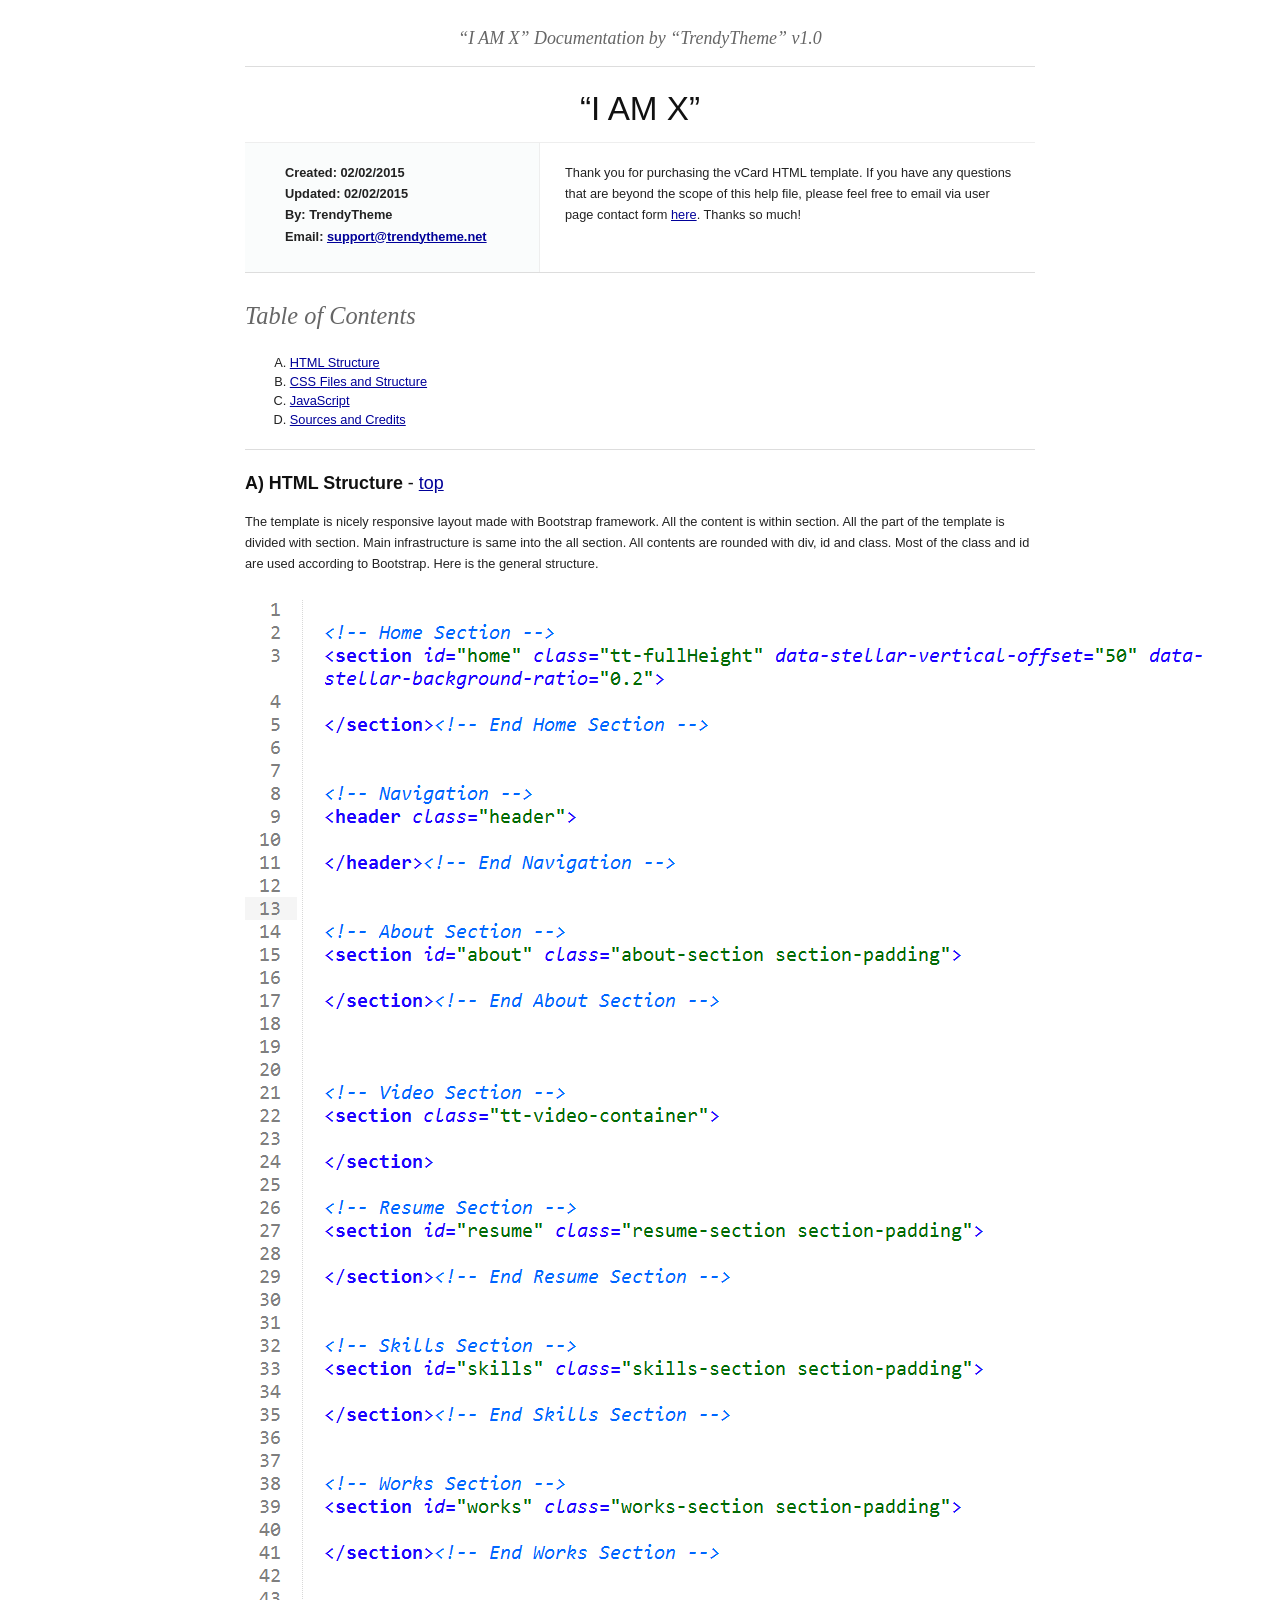
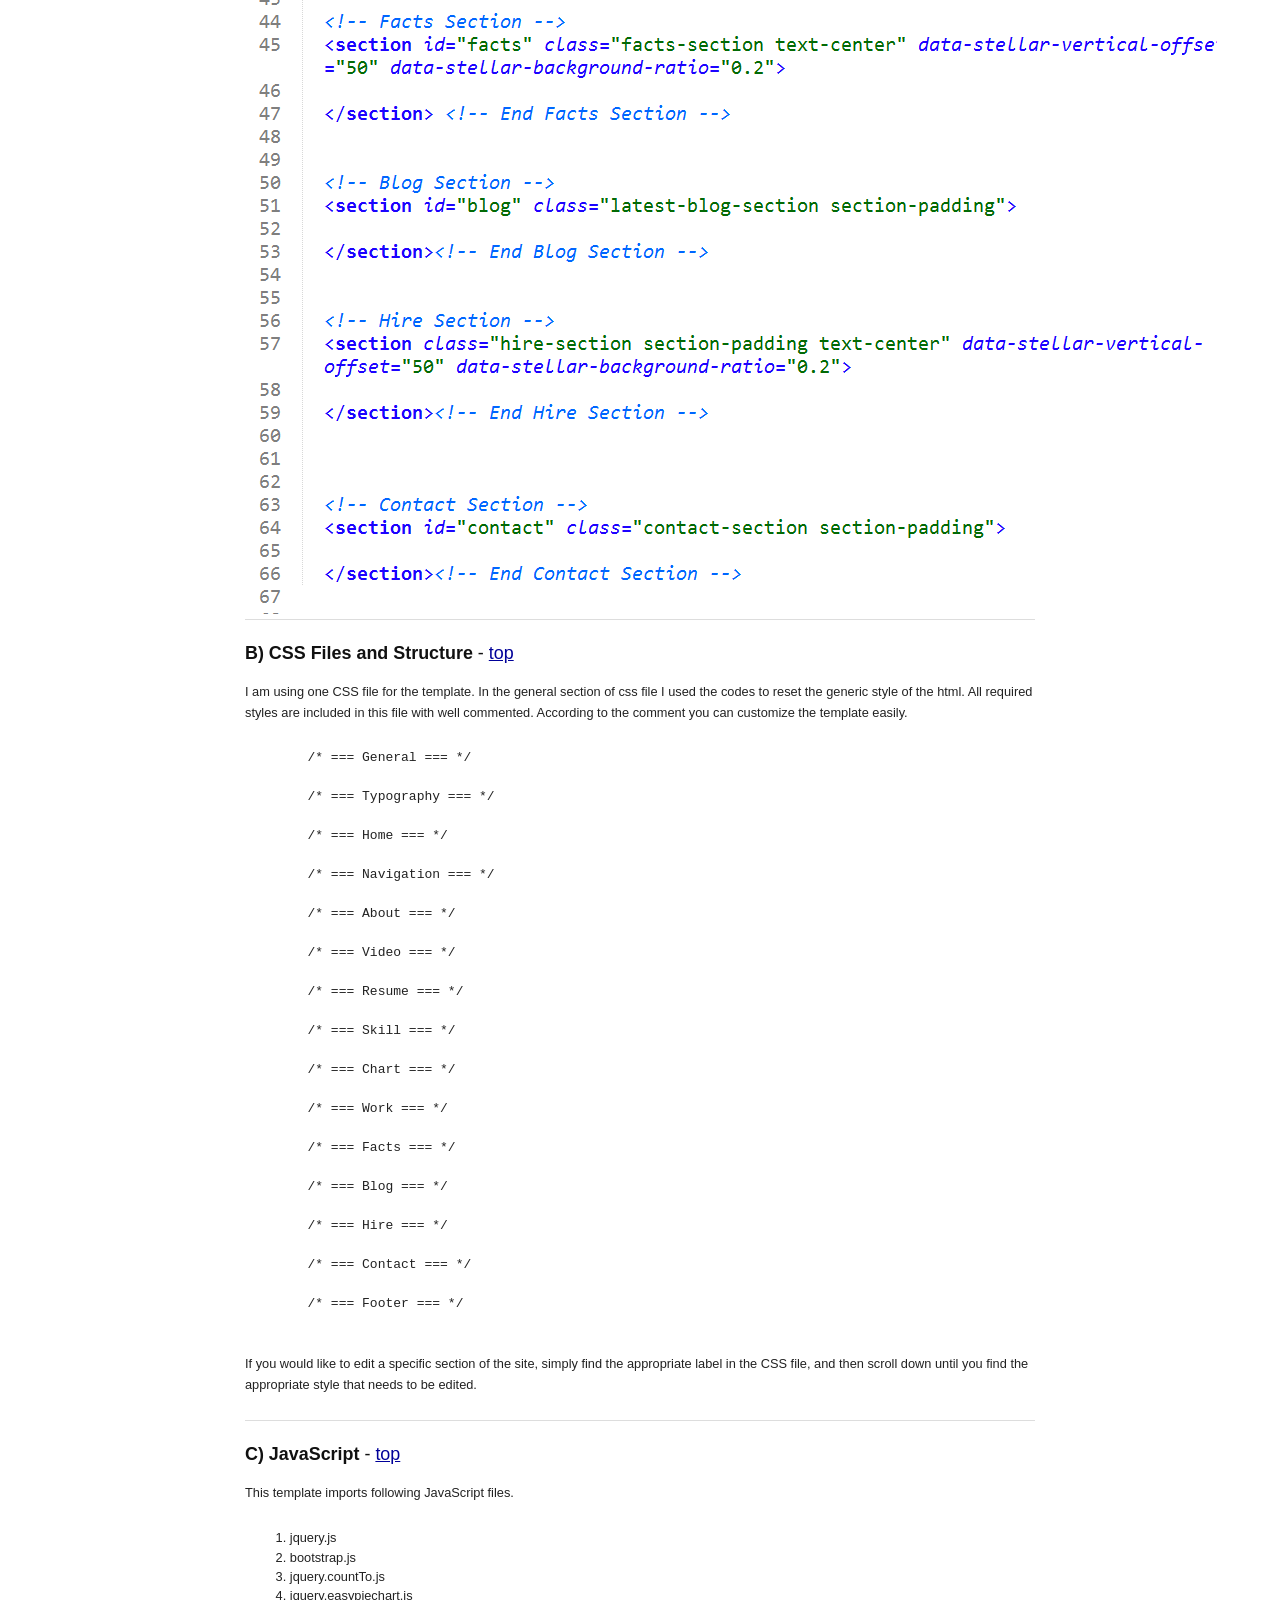
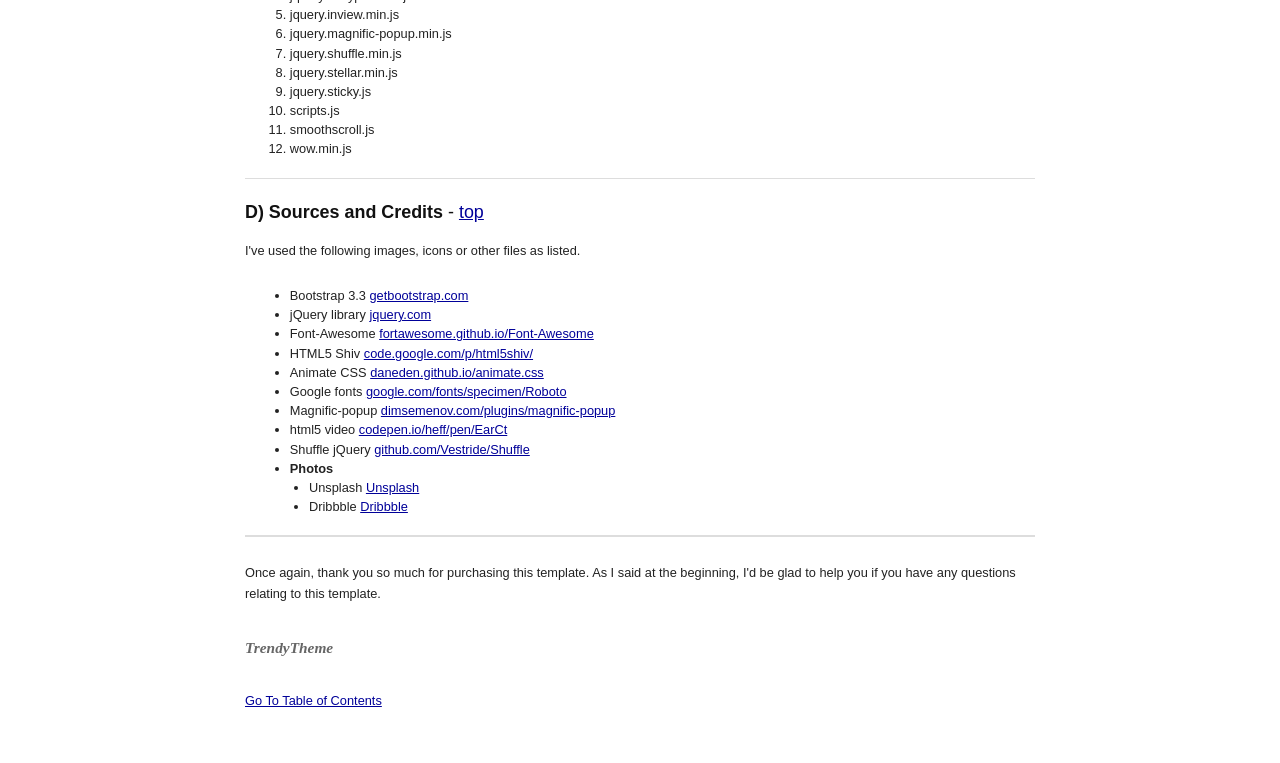
<file: effacy v1.0/documentation/Documentation/index.html>
<!DOCTYPE HTML PUBLIC "-//W3C//DTD HTML 4.01//EN" "http://www.w3.org/TR/html4/strict.dtd">
<head lang="en">
	<meta http-equiv="content-type" content="text/html;charset=utf-8">
	<title>IAMX – Responsive Personal Portfolio vCard Templat</title>
	<!-- Framework CSS -->
	<link rel="stylesheet" href="assets/blueprint-css/screen.css" type="text/css" media="screen, projection">
	<link rel="stylesheet" href="assets/blueprint-css/print.css" type="text/css" media="print">
	<!--[if lt IE 8]><link rel="stylesheet" href="assets/blueprint-css/ie.css" type="text/css" media="screen, projection"><![endif]-->
	<link rel="stylesheet" href="assets/blueprint-css/plugins/fancy-type/screen.css" type="text/css" media="screen, projection">
	<style type="text/css" media="screen">
		p, table, hr, .box { margin-bottom:25px; }
		.box p { margin-bottom:10px; }
	</style>
	
	<!-- Favicon -->
	<link rel="icon" type="image/png" href="assets/images/favicon.png">
</head>


<body>
	<div class="container">
	
		<h3 class="center alt">&ldquo;I AM X&rdquo; Documentation by &ldquo;TrendyTheme&rdquo; v1.0</h3>
		
		<hr>
		
		<h1 class="center">&ldquo;I AM X&rdquo;</h1>
		
		<div class="borderTop">
			<div class="span-6 colborder info prepend-1">
				<p class="prepend-top">
					<strong>
					Created: 02/02/2015<br>
					Updated: 02/02/2015<br>
					By: TrendyTheme<br>
					Email: <a href="mailto:support@trendytheme.net">support@trendytheme.net</a>
					</strong>
				</p>
			</div><!-- end div .span-6 -->		
	
			<div class="span-12 last">
				<p class="prepend-top append-0">Thank you for purchasing the vCard HTML template. If you have any questions that are beyond the scope of this help file, please feel free to email via user page contact form <a href="http://www.themeforest.net/user/TrendyTheme">here</a>. Thanks so much!</p>
			</div>
		</div><!-- end div .borderTop -->
		
		<hr>
		
		<h2 id="toc" class="alt">Table of Contents</h2>
		<ol class="alpha">
			<li><a href="#htmlStructure">HTML Structure</a></li>
			<li><a href="#cssFiles">CSS Files and Structure</a></li>
			<li><a href="#javascript">JavaScript</a></li>
			<li><a href="#credits">Sources and Credits</a></li>

		</ol>
		
		<hr>
		
		<h3 id="htmlStructure"><strong>A) HTML Structure</strong> - <a href="#toc">top</a></h3>
		<p>The template is nicely responsive layout made with Bootstrap framework. All the content is within section. All the part of the template is divided with section. Main infrastructure is same into the all section. All contents are rounded with div, id and class. Most of the class and id are used according to Bootstrap. Here is the general structure.</p>
		
		<img src="assets/images/htmlstructure.png" alt="HTML Structure" />


		<hr>

		<h3 id="cssFiles"><strong>B) CSS Files and Structure</strong> - <a href="#toc">top</a></h3>
 
		<p>I am using one CSS file for the template. In the general section of css file I used the codes to reset the generic style of the html. All required styles are included in this file with well commented. According to the comment you can customize the template easily.</p>

<pre>
	/* === General === */

	/* === Typography === */

	/* === Home === */

	/* === Navigation === */

	/* === About === */

	/* === Video === */

	/* === Resume === */

	/* === Skill === */

	/* === Chart === */

	/* === Work === */

	/* === Facts === */

	/* === Blog === */

	/* === Hire === */

	/* === Contact === */

	/* === Footer === */

</pre>
		
		<p>If you would like to edit a specific section of the site, simply find the appropriate label in the CSS file, and then scroll down until you find the appropriate style that needs to be edited.</p> 



		<hr>
		
		<h3 id="javascript"><strong>C) JavaScript</strong> - <a href="#toc">top</a></h3>
		
		<p>This template imports following JavaScript files.</p>
		
		<ol>
			<li>jquery.js</li>
			<li>bootstrap.js</li>
			<li>jquery.countTo.js</li>
			<li>jquery.easypiechart.js</li>
			<li>jquery.inview.min.js</li>
			<li>jquery.magnific-popup.min.js</li>
			<li>jquery.shuffle.min.js</li>
			<li>jquery.stellar.min.js</li>
			<li>jquery.sticky.js</li>
			<li>scripts.js</li>
			<li>smoothscroll.js</li>
			<li>wow.min.js</li>
		</ol>
		
		<hr>
		
		
		<h3 id="credits"><strong>D) Sources and Credits</strong> - <a href="#toc">top</a></h3>
		
		<p>I've used the following images, icons or other files as listed.

		
		<ul>
			<li>Bootstrap 3.3 <a href="http://getbootstrap.com/">getbootstrap.com</a></li>
			<li>jQuery library <a href="http://jquery.com/">jquery.com</a></li>
			<li>Font-Awesome <a href="http://fortawesome.github.io/Font-Awesome/">fortawesome.github.io/Font-Awesome</a></li>
			<li>HTML5 Shiv <a href="https://code.google.com/p/html5shiv/">code.google.com/p/html5shiv/</a></li>
			<li>Animate CSS <a href="http://daneden.github.io/animate.css/">daneden.github.io/animate.css</a></li>
			<li>Google fonts <a href="http://www.google.com/fonts/specimen/Roboto">google.com/fonts/specimen/Roboto</a></li>
			<li>Magnific-popup <a href="http://dimsemenov.com/plugins/magnific-popup">dimsemenov.com/plugins/magnific-popup</a></li>
			<li>html5 video <a href="http://codepen.io/heff/pen/EarCt">codepen.io/heff/pen/EarCt</a></li>
			<li>Shuffle jQuery <a href="https://github.com/Vestride/Shuffle">github.com/Vestride/Shuffle</a></li>

			
			<li><strong>Photos</strong>
				<ul>
					<li>Unsplash  <a href="http://unsplash.com">Unsplash</a></li>
					<li>Dribbble <a href="https://dribbble.com">Dribbble</a></li>
				</ul>
			</li>
		</ul>
		
		<hr>
		
		<p>Once again, thank you so much for purchasing this template. As I said at the beginning, I'd be glad to help you if you have any questions relating to this template.</p> 
		
		<p class="append-bottom alt large"><strong>TrendyTheme</strong></p>
		<p><a href="#toc">Go To Table of Contents</a></p>
		
		<hr class="space">
	</div><!-- end div .container -->
</body>
</html>
</file>
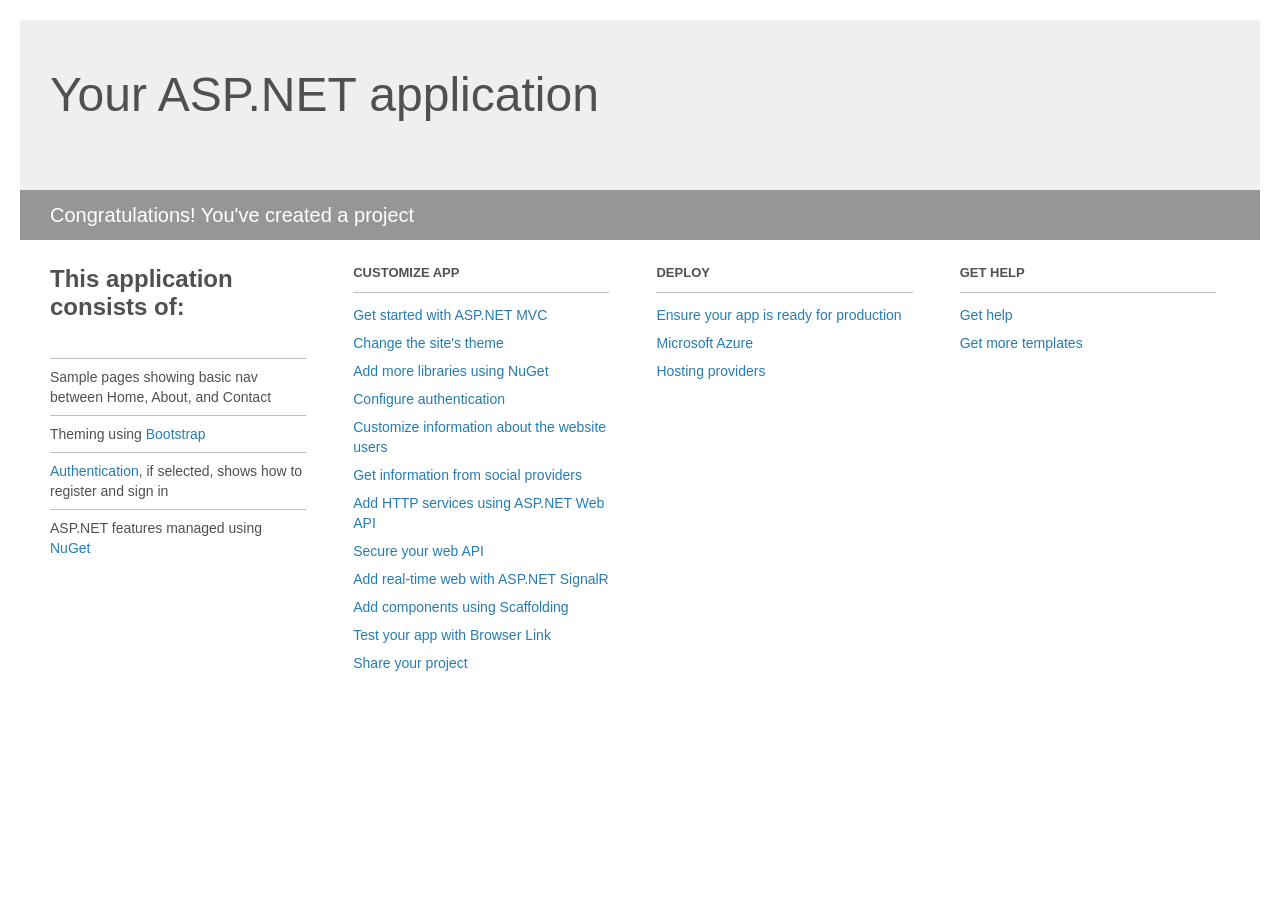
<file: Project_Readme.html>
﻿<!DOCTYPE html>
<html lang="en">
<head>
    <meta charset="utf-8" />
    <title>Your ASP.NET application</title>
    <style>
        body {
            background: #fff;
            color: #505050;
            font: 14px 'Segoe UI', tahoma, arial, helvetica, sans-serif;
            margin: 20px;
            padding: 0;
        }

        #header {
            background: #efefef;
            padding: 0;
        }

        h1 {
            font-size: 48px;
            font-weight: normal;
            margin: 0;
            padding: 0 30px;
            line-height: 150px;
        }

        p {
            font-size: 20px;
            color: #fff;
            background: #969696;
            padding: 0 30px;
            line-height: 50px;
        }

        #main {
            padding: 5px 30px;
        }

        .section {
            width: 21.7%;
            float: left;
            margin: 0 0 0 4%;
        }

            .section h2 {
                font-size: 13px;
                text-transform: uppercase;
                margin: 0;
                border-bottom: 1px solid silver;
                padding-bottom: 12px;
                margin-bottom: 8px;
            }

            .section.first {
                margin-left: 0;
            }

                .section.first h2 {
                    font-size: 24px;
                    text-transform: none;
                    margin-bottom: 25px;
                    border: none;
                }

                .section.first li {
                    border-top: 1px solid silver;
                    padding: 8px 0;
                }

            .section.last {
                margin-right: 0;
            }

        ul {
            list-style: none;
            padding: 0;
            margin: 0;
            line-height: 20px;
        }

        li {
            padding: 4px 0;
        }

        a {
            color: #267cb2;
            text-decoration: none;
        }

            a:hover {
                text-decoration: underline;
            }
    </style>
</head>
<body>

    <div id="header">
        <h1>Your ASP.NET application</h1>
        <p>Congratulations! You've created a project</p>
    </div>

    <div id="main">
        <div class="section first">
            <h2>This application consists of:</h2>
            <ul>
                <li>Sample pages showing basic nav between Home, About, and Contact</li>
                <li>Theming using <a href="http://go.microsoft.com/fwlink/?LinkID=615519">Bootstrap</a></li>
                <li><a href="http://go.microsoft.com/fwlink/?LinkID=615520">Authentication</a>, if selected, shows how to register and sign in</li>
                <li>ASP.NET features managed using <a href="http://go.microsoft.com/fwlink/?LinkID=320756">NuGet</a></li>
            </ul>
        </div>

        <div class="section">
            <h2>Customize app</h2>
            <ul>
                <li><a href="http://go.microsoft.com/fwlink/?LinkID=615541">Get started with ASP.NET MVC</a></li>
                <li><a href="http://go.microsoft.com/fwlink/?LinkID=615523">Change the site's theme</a></li>
                <li><a href="http://go.microsoft.com/fwlink/?LinkID=615524">Add more libraries using NuGet</a></li>
                <li><a href="http://go.microsoft.com/fwlink/?LinkID=615542">Configure authentication</a></li>
                <li><a href="http://go.microsoft.com/fwlink/?LinkID=615526">Customize information about the website users</a></li>
                <li><a href="http://go.microsoft.com/fwlink/?LinkID=615527">Get information from social providers</a></li>
                <li><a href="http://go.microsoft.com/fwlink/?LinkID=615528">Add HTTP services using ASP.NET Web API</a></li>
                <li><a href="http://go.microsoft.com/fwlink/?LinkID=615529">Secure your web API</a></li>
                <li><a href="http://go.microsoft.com/fwlink/?LinkID=615530">Add real-time web with ASP.NET SignalR</a></li>
                <li><a href="http://go.microsoft.com/fwlink/?LinkID=615531">Add components using Scaffolding</a></li>
                <li><a href="http://go.microsoft.com/fwlink/?LinkID=615532">Test your app with Browser Link</a></li>
                <li><a href="http://go.microsoft.com/fwlink/?LinkID=615533">Share your project</a></li>
            </ul>
        </div>

        <div class="section">
            <h2>Deploy</h2>
            <ul>
                <li><a href="http://go.microsoft.com/fwlink/?LinkID=615534">Ensure your app is ready for production</a></li>
                <li><a href="http://go.microsoft.com/fwlink/?LinkID=615535">Microsoft Azure</a></li>
                <li><a href="http://go.microsoft.com/fwlink/?LinkID=615536">Hosting providers</a></li>
            </ul>
        </div>

        <div class="section last">
            <h2>Get help</h2>
            <ul>
                <li><a href="http://go.microsoft.com/fwlink/?LinkID=615537">Get help</a></li>
                <li><a href="http://go.microsoft.com/fwlink/?LinkID=615538">Get more templates</a></li>
            </ul>
        </div>
    </div>

</body>
</html>
</file>
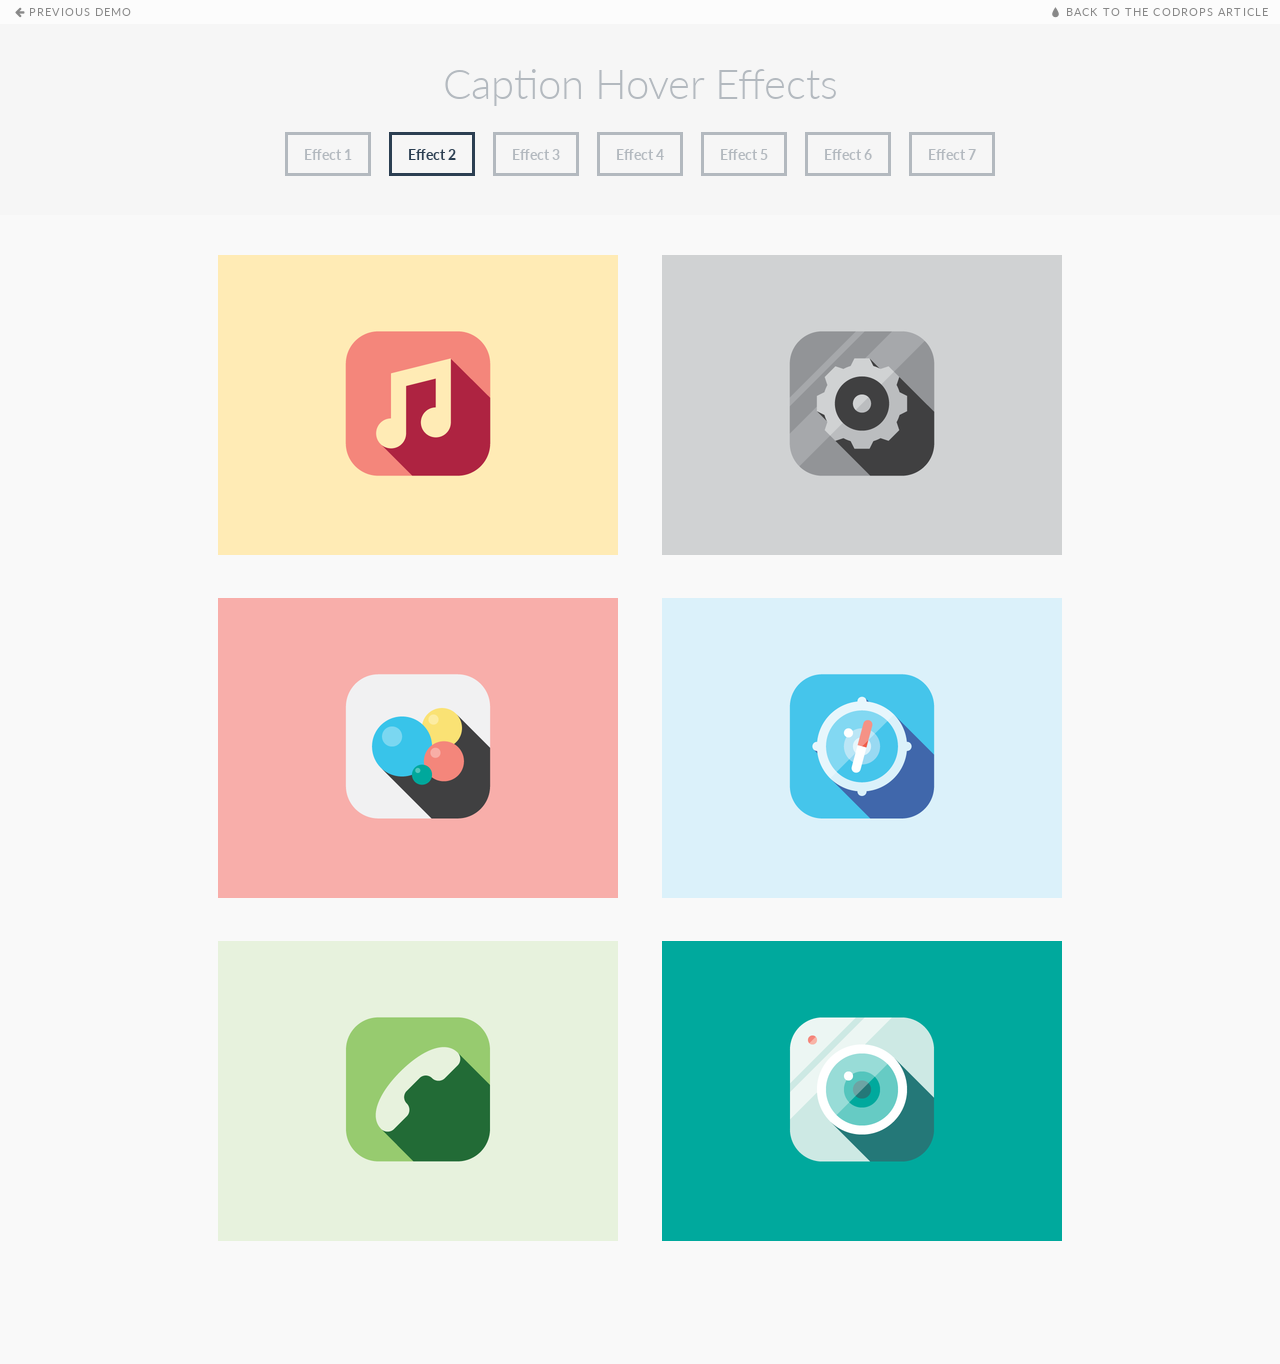
<file: CaptionHoverEffects/index2.html>
<!DOCTYPE html>
<html lang="en" class="no-js">
	<head>
		<meta charset="UTF-8" />
		<meta http-equiv="X-UA-Compatible" content="IE=edge,chrome=1"> 
		<meta name="viewport" content="width=device-width, initial-scale=1.0"> 
		<title>Caption Hover Effects - Demo 2</title>
		<meta name="description" content="" />
		<meta name="keywords" content="" />
		<meta name="author" content="Codrops" />
		<link rel="shortcut icon" href="../favicon.ico"> 
		<link rel="stylesheet" type="text/css" href="css/default.css" />
		<link rel="stylesheet" type="text/css" href="css/component.css" />
		<script src="js/modernizr.custom.js"></script>
	</head>
	<body>
		<div class="container demo-2">
			<!-- Top Navigation -->
			<div class="codrops-top clearfix">
				<a class="codrops-icon codrops-icon-prev" href="http://tympanus.net/Development/CreativeButtons/"><span>Previous Demo</span></a>
				<span class="right"><a class="codrops-icon codrops-icon-drop" href="http://tympanus.net/codrops/?p=15469"><span>Back to the Codrops Article</span></a></span>
			</div>
			<header>
				<h1>Caption Hover Effects</h1>	
				<nav class="codrops-demos">
					<a href="index.html">Effect 1</a>
					<a class="current-demo" href="index2.html">Effect 2</a>
					<a href="index3.html">Effect 3</a>
					<a href="index4.html">Effect 4</a>
					<a href="index5.html">Effect 5</a>
					<a href="index6.html">Effect 6</a>
					<a href="index7.html">Effect 7</a>
				</nav>
			</header>
			<ul class="grid cs-style-2">
				<li>
					<figure>
						<img src="images/2.png" alt="img02">
						<figcaption>
							<h3>Music</h3>
							<span>Jacob Cummings</span>
							<a href="http://dribbble.com/shots/1115960-Music">Take a look</a>
						</figcaption>
					</figure>
				</li>
				<li>
					<figure>
						<img src="images/4.png" alt="img04">
						<figcaption>
							<h3>Settings</h3>
							<span>Jacob Cummings</span>
							<a href="http://dribbble.com/shots/1116685-Settings">Take a look</a>
						</figcaption>
					</figure>
				</li>
				<li>
					<figure>
						<img src="images/6.png" alt="img06">
						<figcaption>
							<h3>Game Center</h3>
							<span>Jacob Cummings</span>
							<a href="http://dribbble.com/shots/1118904-Game-Center">Take a look</a>
						</figcaption>
					</figure>
				</li>
				<li>
					<figure>
						<img src="images/5.png" alt="img05">
						<figcaption>
							<h3>Safari</h3>
							<span>Jacob Cummings</span>
							<a href="http://dribbble.com/shots/1116775-Safari">Take a look</a>
						</figcaption>
					</figure>
				</li>
				<li>
					<figure>
						<img src="images/3.png" alt="img03">
						<figcaption>
							<h3>Phone</h3>
							<span>Jacob Cummings</span>
							<a href="http://dribbble.com/shots/1117308-Phone">Take a look</a>
						</figcaption>
					</figure>
				</li>
				<li>
					<figure>
						<img src="images/1.png" alt="img01">
						<figcaption>
							<h3>Camera</h3>
							<span>Jacob Cummings</span>
							<a href="http://dribbble.com/shots/1115632-Camera">Take a look</a>
						</figcaption>
					</figure>
				</li>
			</ul>
		</div><!-- /container -->
		<script src="js/toucheffects.js"></script>
	</body>
</html>
</file>
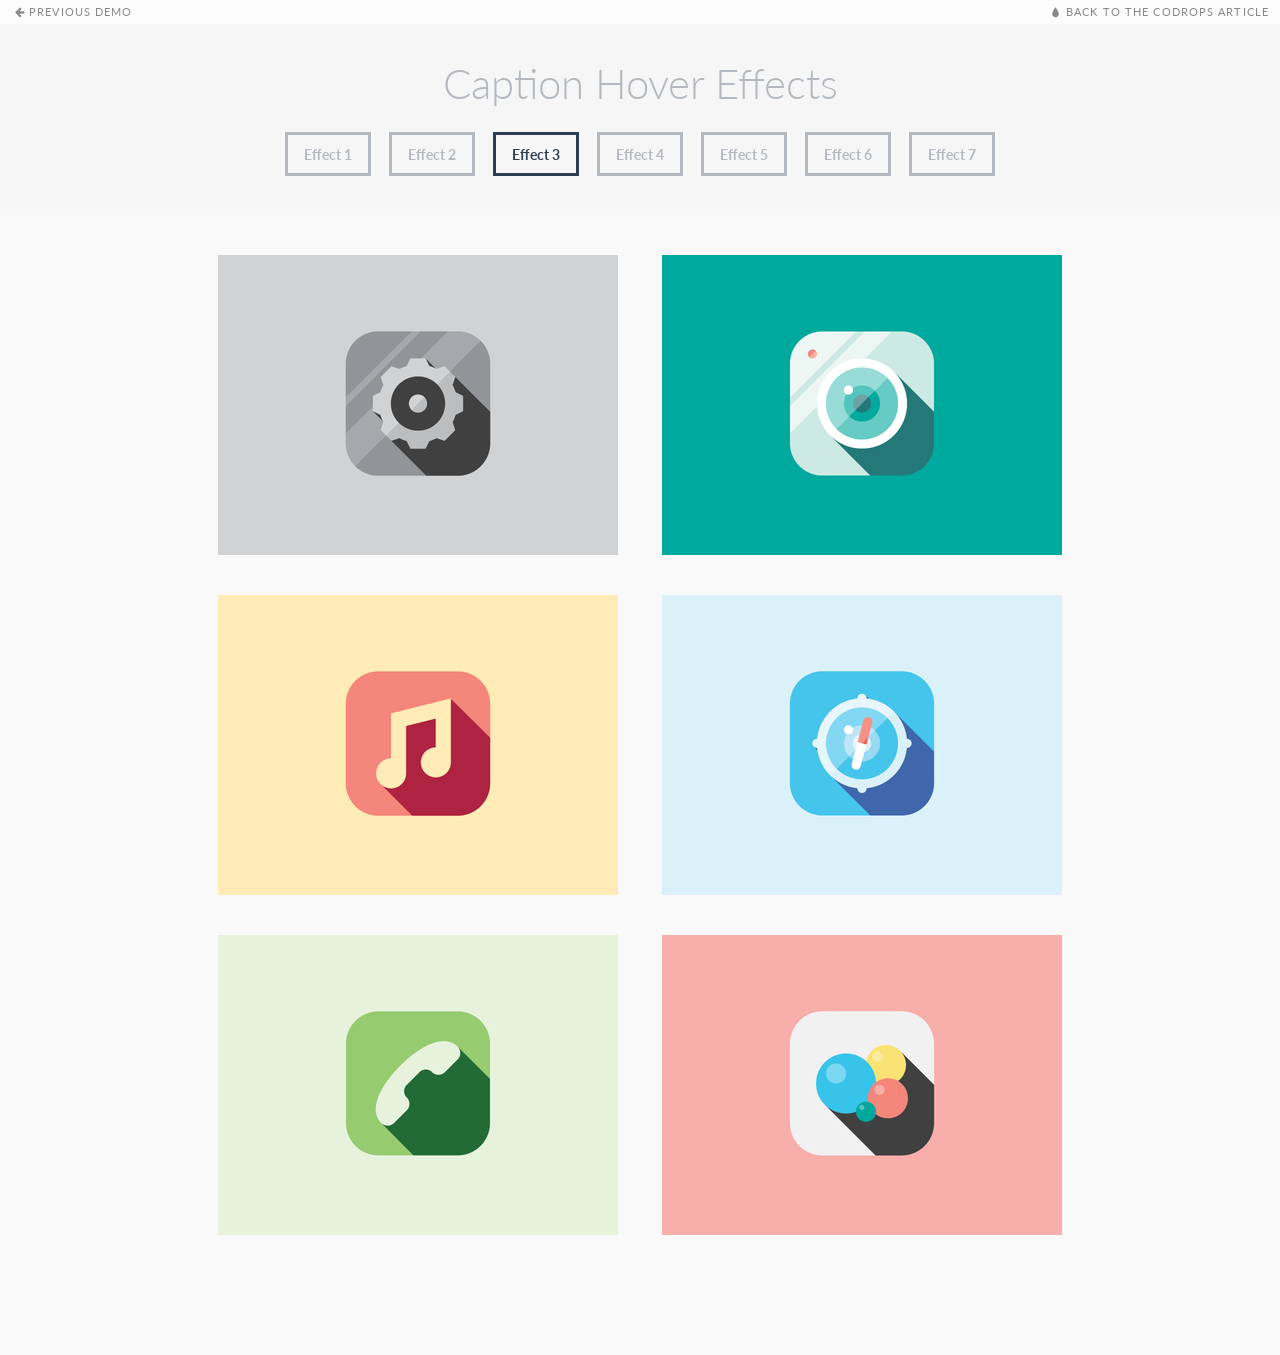
<file: CaptionHoverEffects/index3.html>
<!DOCTYPE html>
<html lang="en" class="no-js">
	<head>
		<meta charset="UTF-8" />
		<meta http-equiv="X-UA-Compatible" content="IE=edge,chrome=1"> 
		<meta name="viewport" content="width=device-width, initial-scale=1.0"> 
		<title>Caption Hover Effects - Demo 3</title>
		<meta name="description" content="" />
		<meta name="keywords" content="" />
		<meta name="author" content="Codrops" />
		<link rel="shortcut icon" href="../favicon.ico"> 
		<link rel="stylesheet" type="text/css" href="css/default.css" />
		<link rel="stylesheet" type="text/css" href="css/component.css" />
		<script src="js/modernizr.custom.js"></script>
	</head>
	<body>
		<div class="container demo-3">
			<!-- Top Navigation -->
			<div class="codrops-top clearfix">
				<a class="codrops-icon codrops-icon-prev" href="http://tympanus.net/Development/CreativeButtons/"><span>Previous Demo</span></a>
				<span class="right"><a class="codrops-icon codrops-icon-drop" href="http://tympanus.net/codrops/?p=15469"><span>Back to the Codrops Article</span></a></span>
			</div>
			<header>
				<h1>Caption Hover Effects</h1>	
				<nav class="codrops-demos">
					<a href="index.html">Effect 1</a>
					<a href="index2.html">Effect 2</a>
					<a class="current-demo" href="index3.html">Effect 3</a>
					<a href="index4.html">Effect 4</a>
					<a href="index5.html">Effect 5</a>
					<a href="index6.html">Effect 6</a>
					<a href="index7.html">Effect 7</a>
				</nav>
			</header>
			<ul class="grid cs-style-3">
				<li>
					<figure>
						<img src="images/4.png" alt="img04">
						<figcaption>
							<h3>Settings</h3>
							<span>Jacob Cummings</span>
							<a href="http://dribbble.com/shots/1116685-Settings">Take a look</a>
						</figcaption>
					</figure>
				</li>
				<li>
					<figure>
						<img src="images/1.png" alt="img01">
						<figcaption>
							<h3>Camera</h3>
							<span>Jacob Cummings</span>
							<a href="http://dribbble.com/shots/1115632-Camera">Take a look</a>
						</figcaption>
					</figure>
				</li>
				<li>
					<figure>
						<img src="images/2.png" alt="img02">
						<figcaption>
							<h3>Music</h3>
							<span>Jacob Cummings</span>
							<a href="http://dribbble.com/shots/1115960-Music">Take a look</a>
						</figcaption>
					</figure>
				</li>
				<li>
					<figure>
						<img src="images/5.png" alt="img05">
						<figcaption>
							<h3>Safari</h3>
							<span>Jacob Cummings</span>
							<a href="http://dribbble.com/shots/1116775-Safari">Take a look</a>
						</figcaption>
					</figure>
				</li>
				<li>
					<figure>
						<img src="images/3.png" alt="img03">
						<figcaption>
							<h3>Phone</h3>
							<span>Jacob Cummings</span>
							<a href="http://dribbble.com/shots/1117308-Phone">Take a look</a>
						</figcaption>
					</figure>
				</li>
				<li>
					<figure>
						<img src="images/6.png" alt="img06">
						<figcaption>
							<h3>Game Center</h3>
							<span>Jacob Cummings</span>
							<a href="http://dribbble.com/shots/1118904-Game-Center">Take a look</a>
						</figcaption>
					</figure>
				</li>
			</ul>
		</div><!-- /container -->
		<script src="js/toucheffects.js"></script>
	</body>
</html>
</file>
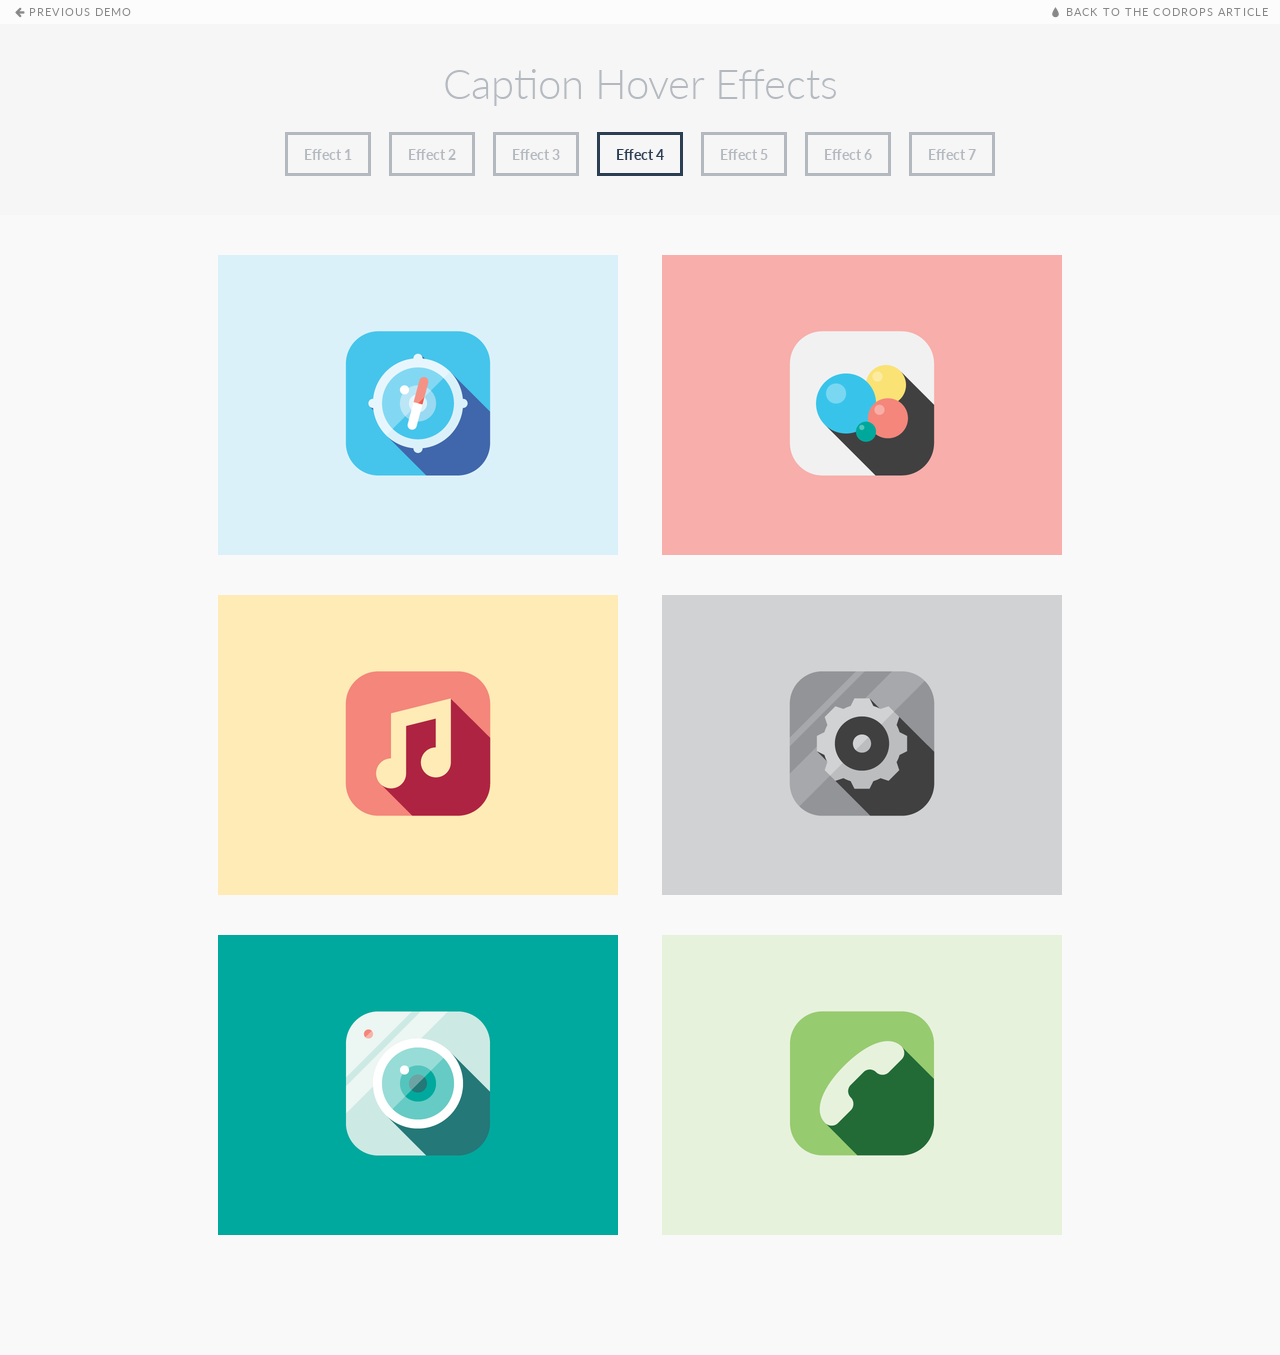
<file: CaptionHoverEffects/index4.html>
<!DOCTYPE html>
<html lang="en" class="no-js">
	<head>
		<meta charset="UTF-8" />
		<meta http-equiv="X-UA-Compatible" content="IE=edge,chrome=1"> 
		<meta name="viewport" content="width=device-width, initial-scale=1.0"> 
		<title>Caption Hover Effects - Demo 4</title>
		<meta name="description" content="" />
		<meta name="keywords" content="" />
		<meta name="author" content="Codrops" />
		<link rel="shortcut icon" href="../favicon.ico"> 
		<link rel="stylesheet" type="text/css" href="css/default.css" />
		<link rel="stylesheet" type="text/css" href="css/component.css" />
		<script src="js/modernizr.custom.js"></script>
	</head>
	<body>
		<div class="container demo-3">
			<!-- Top Navigation -->
			<div class="codrops-top clearfix">
				<a class="codrops-icon codrops-icon-prev" href="http://tympanus.net/Development/CreativeButtons/"><span>Previous Demo</span></a>
				<span class="right"><a class="codrops-icon codrops-icon-drop" href="http://tympanus.net/codrops/?p=15469"><span>Back to the Codrops Article</span></a></span>
			</div>
			<header>
				<h1>Caption Hover Effects</h1>	
				<nav class="codrops-demos">
					<a href="index.html">Effect 1</a>
					<a href="index2.html">Effect 2</a>
					<a href="index3.html">Effect 3</a>
					<a class="current-demo" href="index4.html">Effect 4</a>
					<a href="index5.html">Effect 5</a>
					<a href="index6.html">Effect 6</a>
					<a href="index7.html">Effect 7</a>
				</nav>
			</header>
			<ul class="grid cs-style-4">
				<li>
					<figure>
						<div><img src="images/5.png" alt="img05"></div>
						<figcaption>
							<h3>Safari</h3>
							<span>Jacob Cummings</span>
							<a href="http://dribbble.com/shots/1116775-Safari">Take a look</a>
						</figcaption>
					</figure>
				</li>
				<li>
					<figure>
						<div><img src="images/6.png" alt="img06"></div>
						<figcaption>
							<h3>Game Center</h3>
							<span>Jacob Cummings</span>
							<a href="http://dribbble.com/shots/1118904-Game-Center">Take a look</a>
						</figcaption>
					</figure>
				</li>
				<li>
					<figure>
						<div><img src="images/2.png" alt="img02"></div>
						<figcaption>
							<h3>Music</h3>
							<span>Jacob Cummings</span>
							<a href="http://dribbble.com/shots/1115960-Music">Take a look</a>
						</figcaption>
					</figure>
				</li>
				<li>
					<figure>
						<div><img src="images/4.png" alt="img04"></div>
						<figcaption>
							<h3>Settings</h3>
							<span>Jacob Cummings</span>
							<a href="http://dribbble.com/shots/1116685-Settings">Take a look</a>
						</figcaption>
					</figure>
				</li>
				<li>
					<figure>
						<div><img src="images/1.png" alt="img01"></div>
						<figcaption>
							<h3>Camera</h3>
							<span>Jacob Cummings</span>
							<a href="http://dribbble.com/shots/1115632-Camera">Take a look</a>
						</figcaption>
					</figure>
				</li>
				<li>
					<figure>
						<div><img src="images/3.png" alt="img03"></div>
						<figcaption>
							<h3>Phone</h3>
							<span>Jacob Cummings</span>
							<a href="http://dribbble.com/shots/1117308-Phone">Take a look</a>
						</figcaption>
					</figure>
				</li>
			</ul>
		</div><!-- /container -->
		<script src="js/toucheffects.js"></script>
	</body>
</html>
</file>
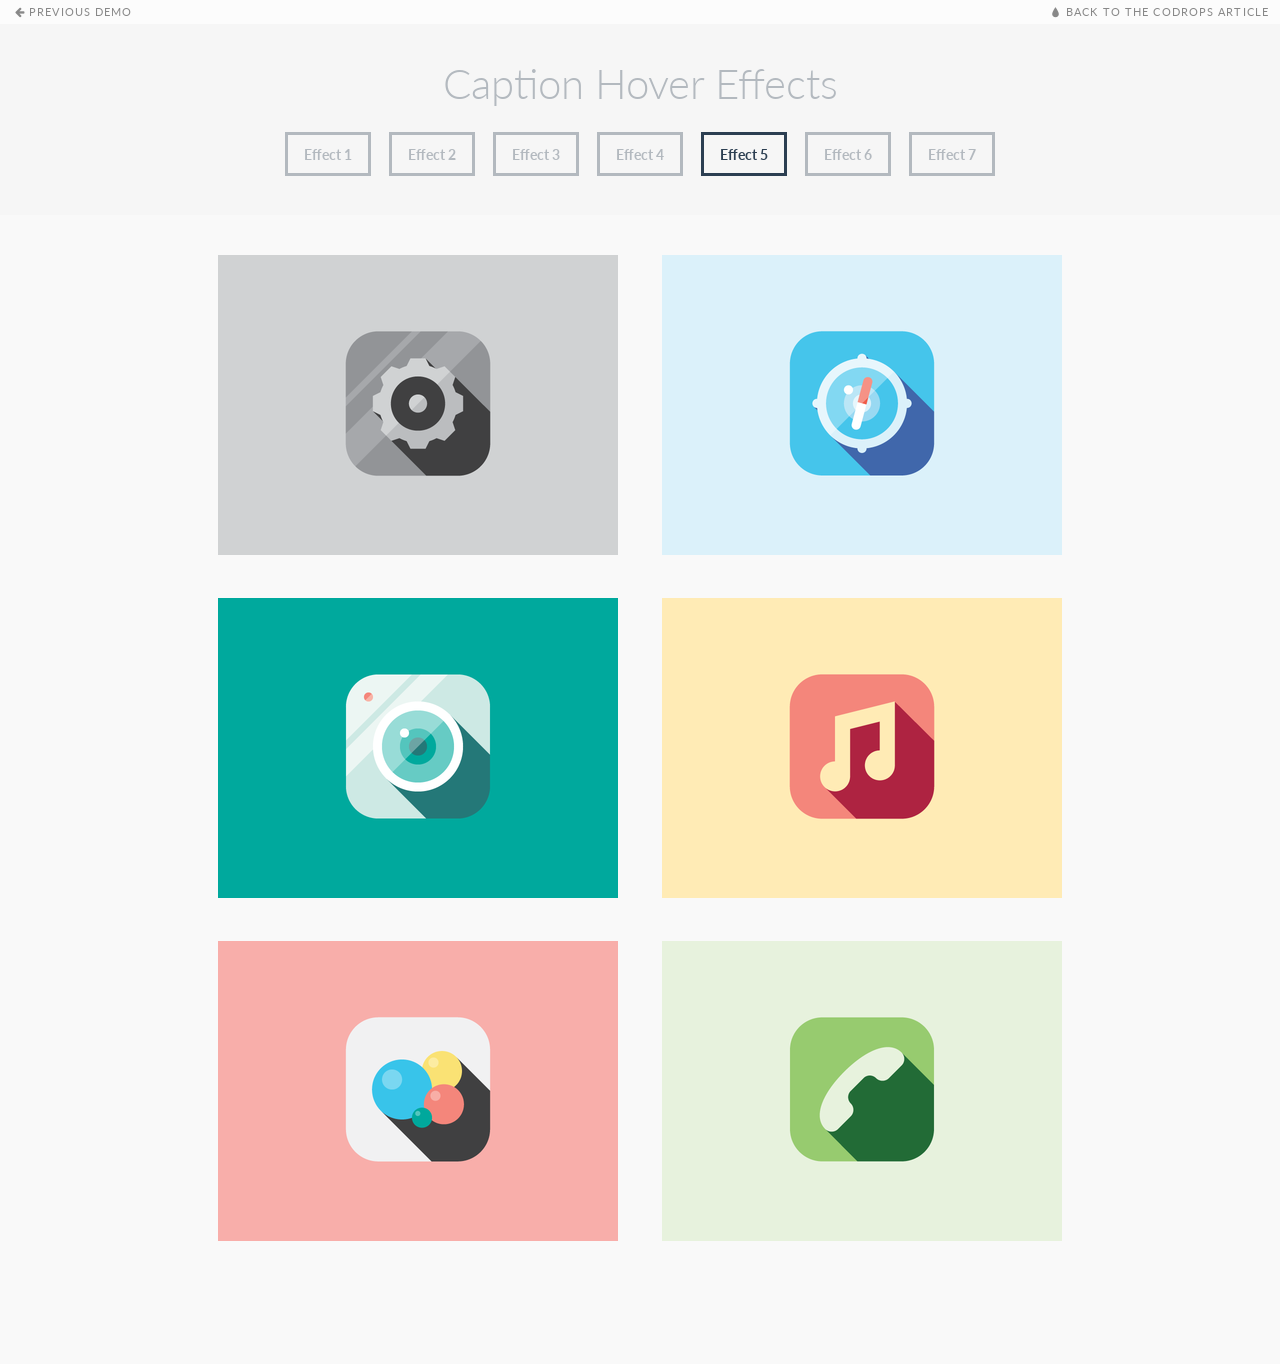
<file: CaptionHoverEffects/index5.html>
<!DOCTYPE html>
<html lang="en" class="no-js">
	<head>
		<meta charset="UTF-8" />
		<meta http-equiv="X-UA-Compatible" content="IE=edge,chrome=1"> 
		<meta name="viewport" content="width=device-width, initial-scale=1.0"> 
		<title>Caption Hover Effects - Demo 5</title>
		<meta name="description" content="" />
		<meta name="keywords" content="" />
		<meta name="author" content="Codrops" />
		<link rel="shortcut icon" href="../favicon.ico"> 
		<link rel="stylesheet" type="text/css" href="css/default.css" />
		<link rel="stylesheet" type="text/css" href="css/component.css" />
		<script src="js/modernizr.custom.js"></script>
	</head>
	<body>
		<div class="container demo-3">
			<!-- Top Navigation -->
			<div class="codrops-top clearfix">
				<a class="codrops-icon codrops-icon-prev" href="http://tympanus.net/Development/CreativeButtons/"><span>Previous Demo</span></a>
				<span class="right"><a class="codrops-icon codrops-icon-drop" href="http://tympanus.net/codrops/?p=15469"><span>Back to the Codrops Article</span></a></span>
			</div>
			<header>
				<h1>Caption Hover Effects</h1>	
				<nav class="codrops-demos">
					<a href="index.html">Effect 1</a>
					<a href="index2.html">Effect 2</a>
					<a href="index3.html">Effect 3</a>
					<a href="index4.html">Effect 4</a>
					<a class="current-demo" href="index5.html">Effect 5</a>
					<a href="index6.html">Effect 6</a>
					<a href="index7.html">Effect 7</a>
				</nav>
			</header>
			<ul class="grid cs-style-5">
				<li>
					<figure>
						<img src="images/4.png" alt="img04">
						<figcaption>
							<h3>Settings</h3>
							<span>Jacob Cummings</span>
							<a href="http://dribbble.com/shots/1116685-Settings">Take a look</a>
						</figcaption>
					</figure>
				</li>
				<li>
					<figure>
						<img src="images/5.png" alt="img05">
						<figcaption>
							<h3>Safari</h3>
							<span>Jacob Cummings</span>
							<a href="http://dribbble.com/shots/1116775-Safari">Take a look</a>
						</figcaption>
					</figure>
				</li>
				<li>
					<figure>
						<img src="images/1.png" alt="img01">
						<figcaption>
							<h3>Camera</h3>
							<span>Jacob Cummings</span>
							<a href="http://dribbble.com/shots/1115632-Camera">Take a look</a>
						</figcaption>
					</figure>
				</li>
				<li>
					<figure>
						<img src="images/2.png" alt="img02">
						<figcaption>
							<h3>Music</h3>
							<span>Jacob Cummings</span>
							<a href="http://dribbble.com/shots/1115960-Music">Take a look</a>
						</figcaption>
					</figure>
				</li>
				<li>
					<figure>
						<img src="images/6.png" alt="img06">
						<figcaption>
							<h3>Game Center</h3>
							<span>Jacob Cummings</span>
							<a href="http://dribbble.com/shots/1118904-Game-Center">Take a look</a>
						</figcaption>
					</figure>
				</li>
				<li>
					<figure>
						<img src="images/3.png" alt="img03">
						<figcaption>
							<h3>Phone</h3>
							<span>Jacob Cummings</span>
							<a href="http://dribbble.com/shots/1117308-Phone">Take a look</a>
						</figcaption>
					</figure>
				</li>
			</ul>
		</div><!-- /container -->
		<script src="js/toucheffects.js"></script>
	</body>
</html>
</file>
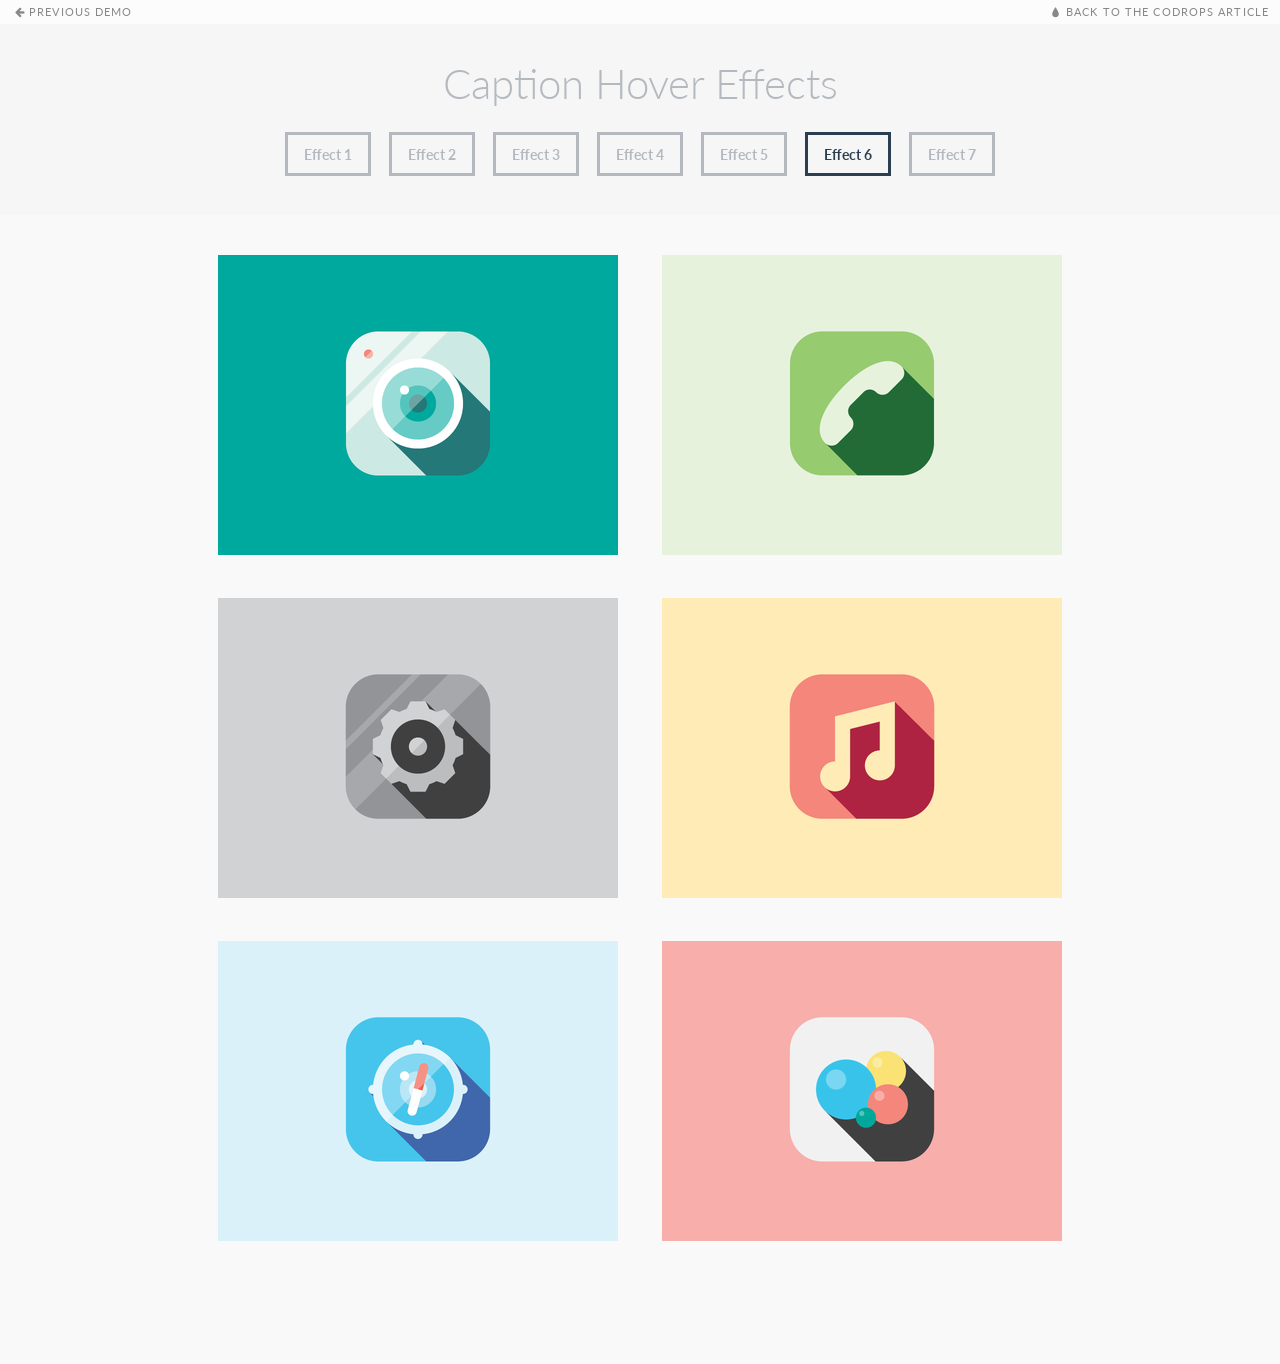
<file: CaptionHoverEffects/index6.html>
<!DOCTYPE html>
<html lang="en" class="no-js">
	<head>
		<meta charset="UTF-8" />
		<meta http-equiv="X-UA-Compatible" content="IE=edge,chrome=1"> 
		<meta name="viewport" content="width=device-width, initial-scale=1.0"> 
		<title>Caption Hover Effects - Demo 6</title>
		<meta name="description" content="" />
		<meta name="keywords" content="" />
		<meta name="author" content="Codrops" />
		<link rel="shortcut icon" href="../favicon.ico"> 
		<link rel="stylesheet" type="text/css" href="css/default.css" />
		<link rel="stylesheet" type="text/css" href="css/component.css" />
		<script src="js/modernizr.custom.js"></script>
	</head>
	<body>
		<div class="container demo-3">
			<!-- Top Navigation -->
			<div class="codrops-top clearfix">
				<a class="codrops-icon codrops-icon-prev" href="http://tympanus.net/Development/CreativeButtons/"><span>Previous Demo</span></a>
				<span class="right"><a class="codrops-icon codrops-icon-drop" href="http://tympanus.net/codrops/?p=15469"><span>Back to the Codrops Article</span></a></span>
			</div>
			<header>
				<h1>Caption Hover Effects</h1>	
				<nav class="codrops-demos">
					<a href="index.html">Effect 1</a>
					<a href="index2.html">Effect 2</a>
					<a href="index3.html">Effect 3</a>
					<a href="index4.html">Effect 4</a>
					<a href="index5.html">Effect 5</a>
					<a class="current-demo" href="index6.html">Effect 6</a>
					<a href="index7.html">Effect 7</a>
				</nav>
			</header>
			<ul class="grid cs-style-6">
				<li>
					<figure>
						<img src="images/1.png" alt="img01">
						<figcaption>
							<h3>Camera</h3>
							<span>Jacob Cummings</span>
							<a href="http://dribbble.com/shots/1115632-Camera">Take a look</a>
						</figcaption>
					</figure>
				</li>
				<li>
					<figure>
						<img src="images/3.png" alt="img03">
						<figcaption>
							<h3>Phone</h3>
							<span>Jacob Cummings</span>
							<a href="http://dribbble.com/shots/1117308-Phone">Take a look</a>
						</figcaption>
					</figure>
				</li>
				<li>
					<figure>
						<img src="images/4.png" alt="img04">
						<figcaption>
							<h3>Settings</h3>
							<span>Jacob Cummings</span>
							<a href="http://dribbble.com/shots/1116685-Settings">Take a look</a>
						</figcaption>
					</figure>
				</li>
				<li>
					<figure>
						<img src="images/2.png" alt="img02">
						<figcaption>
							<h3>Music</h3>
							<span>Jacob Cummings</span>
							<a href="http://dribbble.com/shots/1115960-Music">Take a look</a>
						</figcaption>
					</figure>
				</li>
				<li>
					<figure>
						<img src="images/5.png" alt="img05">
						<figcaption>
							<h3>Safari</h3>
							<span>Jacob Cummings</span>
							<a href="http://dribbble.com/shots/1116775-Safari">Take a look</a>
						</figcaption>
					</figure>
				</li>
				<li>
					<figure>
						<img src="images/6.png" alt="img06">
						<figcaption>
							<h3>Game Center</h3>
							<span>Jacob Cummings</span>
							<a href="http://dribbble.com/shots/1118904-Game-Center">Take a look</a>
						</figcaption>
					</figure>
				</li>
			</ul>
		</div><!-- /container -->
		<script src="js/toucheffects.js"></script>
	</body>
</html>
</file>
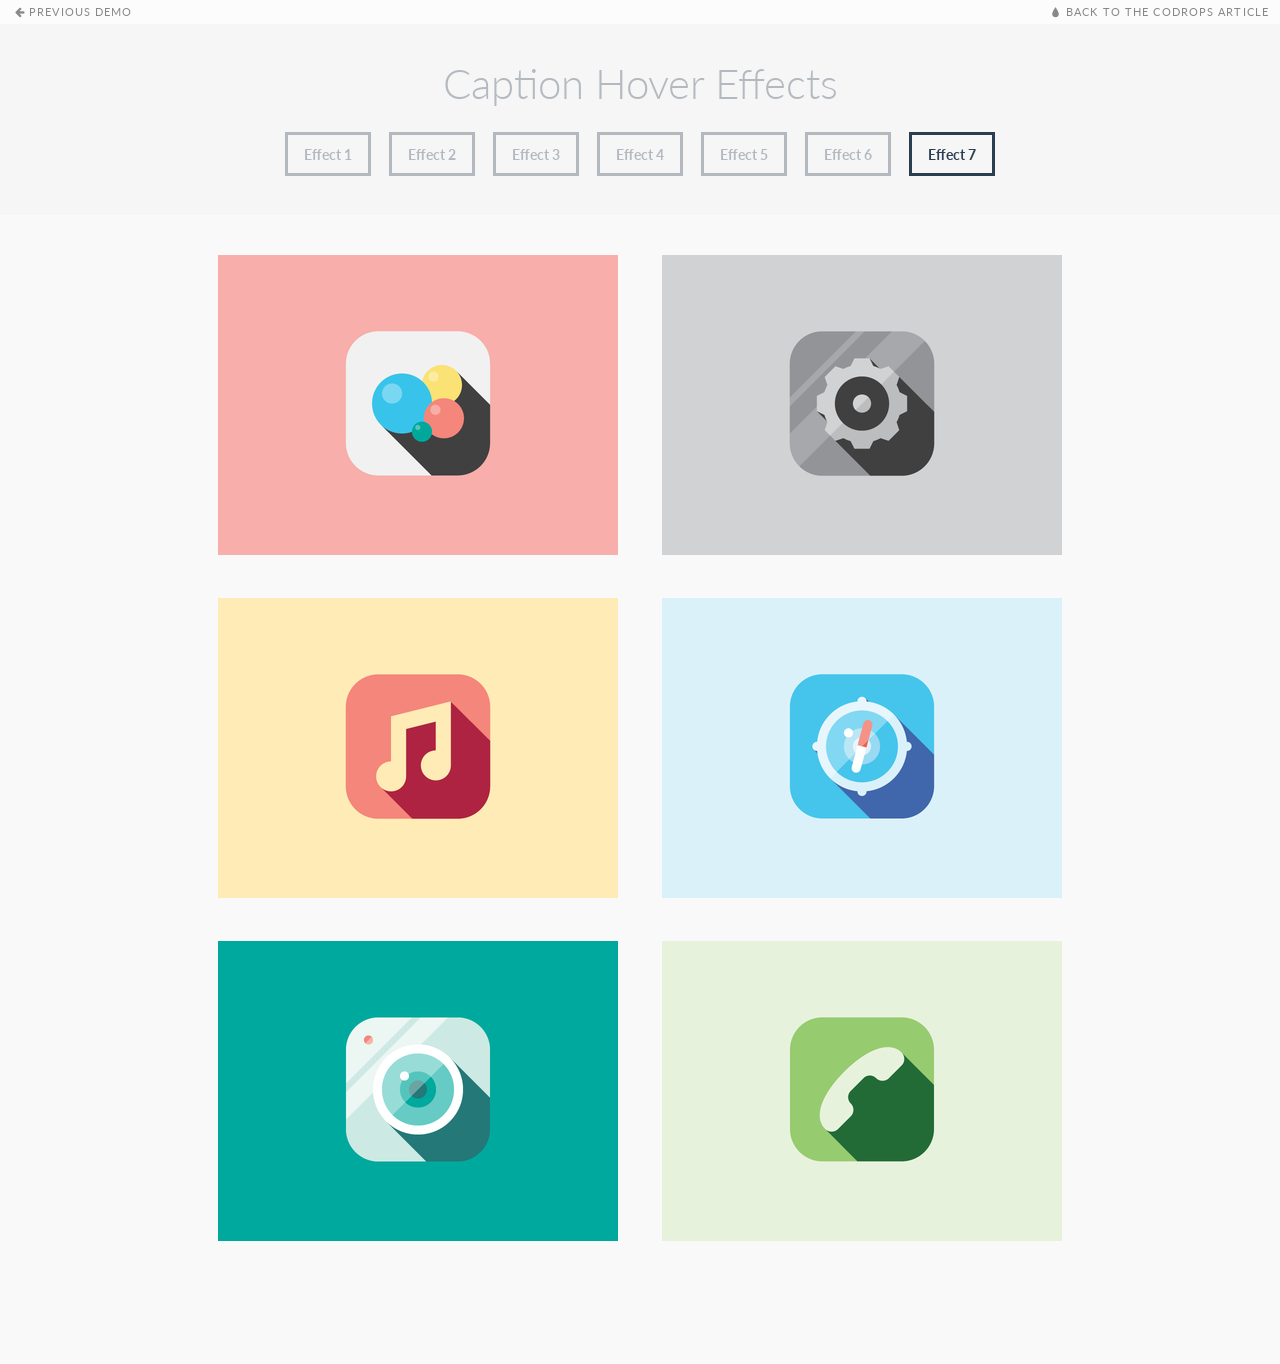
<file: CaptionHoverEffects/index7.html>
<!DOCTYPE html>
<html lang="en" class="no-js">
	<head>
		<meta charset="UTF-8" />
		<meta http-equiv="X-UA-Compatible" content="IE=edge,chrome=1"> 
		<meta name="viewport" content="width=device-width, initial-scale=1.0"> 
		<title>Caption Hover Effects - Demo 7</title>
		<meta name="description" content="" />
		<meta name="keywords" content="" />
		<meta name="author" content="Codrops" />
		<link rel="shortcut icon" href="../favicon.ico"> 
		<link rel="stylesheet" type="text/css" href="css/default.css" />
		<link rel="stylesheet" type="text/css" href="css/component.css" />
		<script src="js/modernizr.custom.js"></script>
	</head>
	<body>
		<div class="container demo-7">
			<!-- Top Navigation -->
			<div class="codrops-top clearfix">
				<a class="codrops-icon codrops-icon-prev" href="http://tympanus.net/Development/CreativeButtons/"><span>Previous Demo</span></a>
				<span class="right"><a class="codrops-icon codrops-icon-drop" href="http://tympanus.net/codrops/?p=15469"><span>Back to the Codrops Article</span></a></span>
			</div>
			<header>
				<h1>Caption Hover Effects</h1>	
				<nav class="codrops-demos">
					<a href="index.html">Effect 1</a>
					<a href="index2.html">Effect 2</a>
					<a href="index3.html">Effect 3</a>
					<a href="index4.html">Effect 4</a>
					<a href="index5.html">Effect 5</a>
					<a href="index6.html">Effect 6</a>
					<a class="current-demo" href="index7.html">Effect 7</a>
				</nav>
			</header>
			<ul class="grid cs-style-7">
				<li>
					<figure>
						<img src="images/6.png" alt="img06">
						<figcaption>
							<h3>Game Center</h3>
							<span>Jacob Cummings</span>
							<a href="http://dribbble.com/shots/1118904-Game-Center">Take a look</a>
						</figcaption>
					</figure>
				</li>
				<li>
					<figure>
						<img src="images/4.png" alt="img04">
						<figcaption>
							<h3>Settings</h3>
							<span>Jacob Cummings</span>
							<a href="http://dribbble.com/shots/1116685-Settings">Take a look</a>
						</figcaption>
					</figure>
				</li>
				<li>
					<figure>
						<img src="images/2.png" alt="img02">
						<figcaption>
							<h3>Music</h3>
							<span>Jacob Cummings</span>
							<a href="http://dribbble.com/shots/1115960-Music">Take a look</a>
						</figcaption>
					</figure>
				</li>
				<li>
					<figure>
						<img src="images/5.png" alt="img05">
						<figcaption>
							<h3>Safari</h3>
							<span>Jacob Cummings</span>
							<a href="http://dribbble.com/shots/1116775-Safari">Take a look</a>
						</figcaption>
					</figure>
				</li>
				<li>
					<figure>
						<img src="images/1.png" alt="img01">
						<figcaption>
							<h3>Camera</h3>
							<span>Jacob Cummings</span>
							<a href="http://dribbble.com/shots/1115632-Camera">Take a look</a>
						</figcaption>
					</figure>
				</li>
				<li>
					<figure>
						<img src="images/3.png" alt="img03">
						<figcaption>
							<h3>Phone</h3>
							<span>Jacob Cummings</span>
							<a href="http://dribbble.com/shots/1117308-Phone">Take a look</a>
						</figcaption>
					</figure>
				</li>
			</ul>
		</div><!-- /container -->
		<script src="js/toucheffects.js"></script>
	</body>
</html>
</file>
<file: CaptionHoverEffects/css/default.css>
/* General Demo Style */
@import url(http://fonts.googleapis.com/css?family=Lato:300,400,700);

@font-face {
	font-family: 'codropsicons';
	src:url('../fonts/codropsicons/codropsicons.eot');
	src:url('../fonts/codropsicons/codropsicons.eot?#iefix') format('embedded-opentype'),
		url('../fonts/codropsicons/codropsicons.woff') format('woff'),
		url('../fonts/codropsicons/codropsicons.ttf') format('truetype'),
		url('../fonts/codropsicons/codropsicons.svg#codropsicons') format('svg');
	font-weight: normal;
	font-style: normal;
}

*, *:after, *:before { -webkit-box-sizing: border-box; -moz-box-sizing: border-box; box-sizing: border-box; }
body, html { font-size: 100%; padding: 0; margin: 0;}

/* Clearfix hack by Nicolas Gallagher: http://nicolasgallagher.com/micro-clearfix-hack/ */
.clearfix:before, .clearfix:after { content: " "; display: table; }
.clearfix:after { clear: both; }

body {
	font-family: 'Lato', Calibri, Arial, sans-serif;
	color: #b3b9bf;
	background: #f9f9f9;
}

a {
	color: #888;
	text-decoration: none;
}

a:hover,
a:active {
	color: #333;
}

/* Header Style */
.container > header {
	margin: 0 auto;
	padding: 2em;
	text-align: center;
	background: rgba(0,0,0,0.01);
}

.container > header h1 {
	font-size: 2.625em;
	line-height: 1.3;
	margin: 0;
	font-weight: 300;
}

/* To Navigation Style */
.codrops-top {
	background: #fff;
	background: rgba(255, 255, 255, 0.6);
	text-transform: uppercase;
	width: 100%;
	font-size: 0.69em;
	line-height: 2.2;
}

.codrops-top a {
	padding: 0 1em;
	letter-spacing: 0.1em;
	color: #888;
	display: inline-block;
}

.codrops-top a:hover {
	background: rgba(255,255,255,0.95);
	color: #333;
}

.codrops-top span.right {
	float: right;
}

.codrops-top span.right a {
	float: left;
	display: block;
}

.codrops-icon:before {
	font-family: 'codropsicons';
	margin: 0 4px;
	speak: none;
	font-style: normal;
	font-weight: normal;
	font-variant: normal;
	text-transform: none;
	line-height: 1;
	-webkit-font-smoothing: antialiased;
}

.codrops-icon-drop:before {
	content: "\e001";
}

.codrops-icon-prev:before {
	content: "\e004";
}

.codrops-icon-archive:before {
	content: "\e002";
}

.codrops-icon-next:before {
	content: "\e000";
}

.codrops-icon-about:before {
	content: "\e003";
}

/* Demo Buttons Style */
.codrops-demos {
	padding-top: 1em;
	font-size: 0.9em;
}

.codrops-demos a {
	display: inline-block;
	margin: 0.5em;
	padding: 0.7em 1.1em;
	border: 3px solid #b3b9bf;
	color: #b3b9bf;
	font-weight: 700;
}

.codrops-demos a:hover,
.codrops-demos a.current-demo,
.codrops-demos a.current-demo:hover {
	border-color: #2c3f52;
	color: #2c3f52;
}

@media screen and (max-width: 25em) {

	.codrops-icon span {
		display: none;
	}

}
</file>
<file: CaptionHoverEffects/css/component.css>
.grid {
	padding: 20px 20px 100px 20px;
	max-width: 1300px;
	margin: 0 auto;
	list-style: none;
	text-align: center;
}

.grid li {
	display: inline-block;
	width: 440px;
	margin: 0;
	padding: 20px;
	text-align: left;
	position: relative;
}

.grid figure {
	margin: 0;
	position: relative;
}

.grid figure img {
	max-width: 100%;
	display: block;
	position: relative;
}

.grid figcaption {
	position: absolute;
	top: 0;
	left: 0;
	padding: 20px;
	background: #2c3f52;
	color: #ed4e6e;
}

.grid figcaption h3 {
	margin: 0;
	padding: 0;
	color: #fff;
}

.grid figcaption span:before {
	content: 'by ';
}

.grid figcaption a {
	text-align: center;
	padding: 5px 10px;
	border-radius: 2px;
	display: inline-block;
	background: #ed4e6e;
	color: #fff;
}

/* Individual Caption Styles */

/* Caption Style 1 */
.cs-style-1 figcaption {
	height: 100%;
	width: 100%;
	opacity: 0;
	text-align: center;
	-webkit-backface-visibility: hidden;
	-moz-backface-visibility: hidden;
	backface-visibility: hidden;
	-webkit-transition: -webkit-transform 0.3s, opacity 0.3s;
	-moz-transition: -moz-transform 0.3s, opacity 0.3s;
	transition: transform 0.3s, opacity 0.3s;
}

.no-touch .cs-style-1 figure:hover figcaption,
.cs-style-1 figure.cs-hover figcaption {
	opacity: 1;
	-webkit-transform: translate(15px, 15px);
	-moz-transform: translate(15px, 15px);
	-ms-transform: translate(15px, 15px);
	transform: translate(15px, 15px);
}

.cs-style-1 figcaption h3 {
	margin-top: 70px;
}

.cs-style-1 figcaption span {
	display: block;
}

.cs-style-1 figcaption a {
	margin-top: 30px;
}

/* Caption Style 2 */
.cs-style-2 figure img {
	z-index: 10;
	-webkit-transition: -webkit-transform 0.4s;
	-moz-transition: -moz-transform 0.4s;
	transition: transform 0.4s;
}

.no-touch .cs-style-2 figure:hover img,
.cs-style-2 figure.cs-hover img {
	-webkit-transform: translateY(-90px);
	-moz-transform: translateY(-90px);
	-ms-transform: translateY(-90px);
	transform: translateY(-90px);
}

.cs-style-2 figcaption {
	height: 90px;
	width: 100%;
	top: auto;
	bottom: 0;
}

.cs-style-2 figcaption a {
	position: absolute;
	right: 20px;
	top: 30px;
}

/* Caption Style 3 */
.cs-style-3 figure {
	overflow: hidden;
}

.cs-style-3 figure img {
	-webkit-transition: -webkit-transform 0.4s;
	-moz-transition: -moz-transform 0.4s;
	transition: transform 0.4s;
}

.no-touch .cs-style-3 figure:hover img,
.cs-style-3 figure.cs-hover img {
	-webkit-transform: translateY(-50px);
	-moz-transform: translateY(-50px);
	-ms-transform: translateY(-50px);
	transform: translateY(-50px);
}

.cs-style-3 figcaption {
	height: 100px;
	width: 100%;
	top: auto;
	bottom: 0;
	opacity: 0;
	-webkit-transform: translateY(100%);
	-moz-transform: translateY(100%);
	-ms-transform: translateY(100%);
	transform: translateY(100%);
	-webkit-transition: -webkit-transform 0.4s, opacity 0.1s 0.3s;
	-moz-transition: -moz-transform 0.4s, opacity 0.1s 0.3s;
	transition: transform 0.4s, opacity 0.1s 0.3s;
}

.no-touch .cs-style-3 figure:hover figcaption,
.cs-style-3 figure.cs-hover figcaption {
	opacity: 1;
	-webkit-transform: translateY(0px);
	-moz-transform: translateY(0px);
	-ms-transform: translateY(0px);
	transform: translateY(0px);
	-webkit-transition: -webkit-transform 0.4s, opacity 0.1s;
	-moz-transition: -moz-transform 0.4s, opacity 0.1s;
	transition: transform 0.4s, opacity 0.1s;
}

.cs-style-3 figcaption a {
	position: absolute;
	bottom: 20px;
	right: 20px;
}

/* Caption Style 4 */
.cs-style-4 li {
	-webkit-perspective: 1700px;
	-moz-perspective: 1700px;
	perspective: 1700px;
	-webkit-perspective-origin: 0 50%;
	-moz-perspective-origin: 0 50%;
	perspective-origin: 0 50%;
}

.cs-style-4 figure {
	-webkit-transform-style: preserve-3d;
	-moz-transform-style: preserve-3d;
	transform-style: preserve-3d;
}

.cs-style-4 figure > div {
	overflow: hidden;
}

.cs-style-4 figure img {
	-webkit-transition: -webkit-transform 0.4s;
	-moz-transition: -moz-transform 0.4s;
	transition: transform 0.4s;
}

.no-touch .cs-style-4 figure:hover img,
.cs-style-4 figure.cs-hover img {
	-webkit-transform: translateX(25%);
	-moz-transform: translateX(25%);
	-ms-transform: translateX(25%);
	transform: translateX(25%);
}

.cs-style-4 figcaption {
	height: 100%;
	width: 50%;
	opacity: 0;
	-webkit-backface-visibility: hidden;
	-moz-backface-visibility: hidden;
	backface-visibility: hidden;
	-webkit-transform-origin: 0 0;
	-moz-transform-origin: 0 0;
	transform-origin: 0 0;
	-webkit-transform: rotateY(-90deg);
	-moz-transform: rotateY(-90deg);
	transform: rotateY(-90deg);
	-webkit-transition: -webkit-transform 0.4s, opacity 0.1s 0.3s;
	-moz-transition: -moz-transform 0.4s, opacity 0.1s 0.3s;
	transition: transform 0.4s, opacity 0.1s 0.3s;
}

.no-touch .cs-style-4 figure:hover figcaption,
.cs-style-4 figure.cs-hover figcaption {
	opacity: 1;
	-webkit-transform: rotateY(0deg);
	-moz-transform: rotateY(0deg);
	transform: rotateY(0deg);
	-webkit-transition: -webkit-transform 0.4s, opacity 0.1s;
	-moz-transition: -moz-transform 0.4s, opacity 0.1s;
	transition: transform 0.4s, opacity 0.1s;
}

.cs-style-4 figcaption a {
	position: absolute;
	bottom: 20px;
	right: 20px;
}

/* Caption Style 5 */
.cs-style-5 figure img {
	z-index: 10;
	-webkit-transition: -webkit-transform 0.4s;
	-moz-transition: -moz-transform 0.4s;
	transition: transform 0.4s;
}

.no-touch .cs-style-5 figure:hover img,
.cs-style-5 figure.cs-hover img {
	-webkit-transform: scale(0.4);
	-moz-transform: scale(0.4);
	-ms-transform: scale(0.4);
	transform: scale(0.4);
}

.cs-style-5 figcaption {
	height: 100%;
	width: 100%;
	opacity: 0;
	-webkit-transform: scale(0.7);
	-moz-transform: scale(0.7);
	-ms-transform: scale(0.7);
	transform: scale(0.7);
	-webkit-backface-visibility: hidden;
	-moz-backface-visibility: hidden;
	backface-visibility: hidden;
	-webkit-transition: -webkit-transform 0.4s, opacity 0.4s;
	-moz-transition: -moz-transform 0.4s, opacity 0.4s;
	transition: transform 0.4s, opacity 0.4s;
}

.no-touch .cs-style-5 figure:hover figcaption,
.cs-style-5 figure.cs-hover figcaption {
	-webkit-transform: scale(1);
	-moz-transform: scale(1);
	-ms-transform: scale(1);
	transform: scale(1);
	opacity: 1;
}

.cs-style-5 figure a {
	position: absolute;
	bottom: 20px;
	right: 20px;
}

/* Caption Style 6 */
.cs-style-6 figure img {
	z-index: 10;
	-webkit-transition: -webkit-transform 0.4s;
	-moz-transition: -moz-transform 0.4s;
	transition: transform 0.4s;
}

.no-touch .cs-style-6 figure:hover img,
.cs-style-6 figure.cs-hover img {
	-webkit-transform: translateY(-50px) scale(0.5);
	-moz-transform: translateY(-50px) scale(0.5);
	-ms-transform: translateY(-50px) scale(0.5);
	transform: translateY(-50px) scale(0.5);
}

.cs-style-6 figcaption {
	height: 100%;
	width: 100%;
}

.cs-style-6 figcaption h3 {
	margin-top: 60%;
}

.cs-style-6 figcaption a {
	position: absolute;
	bottom: 20px;
	right: 20px;
}

/* Caption Style 7 */
.cs-style-7 li:first-child { z-index: 6; }
.cs-style-7 li:nth-child(2) { z-index: 5; }
.cs-style-7 li:nth-child(3) { z-index: 4; }
.cs-style-7 li:nth-child(4) { z-index: 3; }
.cs-style-7 li:nth-child(5) { z-index: 2; }
.cs-style-7 li:nth-child(6) { z-index: 1; }

.cs-style-7 figure img {
	z-index: 10;
}

.cs-style-7 figcaption {
	height: 100%;
	width: 100%;
	opacity: 0;
	-webkit-backface-visibility: hidden;
	-moz-backface-visibility: hidden;
	backface-visibility: hidden;
	-webkit-transition: opacity 0.3s, height 0.3s, box-shadow 0.3s;
	-moz-transition: opacity 0.3s, height 0.3s, box-shadow 0.3s;
	transition: opacity 0.3s, height 0.3s, box-shadow 0.3s;
	box-shadow: 0 0 0 0px #2c3f52;
}

.no-touch .cs-style-7 figure:hover figcaption,
.cs-style-7 figure.cs-hover figcaption {
	opacity: 1;
	height: 130%;
	box-shadow: 0 0 0 10px #2c3f52;
}

.cs-style-7 figcaption h3 {
	margin-top: 86%;
}

.cs-style-7 figcaption h3,
.cs-style-7 figcaption span,
.cs-style-7 figcaption a {
	opacity: 0;
	-webkit-transition: opacity 0s;
	-moz-transition: opacity 0s;
	transition: opacity 0s;
}

.cs-style-7 figcaption a {
	position: absolute;
	bottom: 20px;
	right: 20px;
}

.no-touch .cs-style-7 figure:hover figcaption h3,
.no-touch .cs-style-7 figure:hover figcaption span,
.no-touch .cs-style-7 figure:hover figcaption a,
.cs-style-7 figure.cs-hover figcaption h3,
.cs-style-7 figure.cs-hover figcaption span,
.cs-style-7 figure.cs-hover figcaption a {
	-webkit-transition: opacity 0.3s 0.2s;
	-moz-transition: opacity 0.3s 0.2s;
	transition: opacity 0.3s 0.2s;
	opacity: 1;
}

@media screen and (max-width: 31.5em) {
	.grid {
		padding: 10px 10px 100px 10px;
	}
	.grid li {
		width: 100%;
		min-width: 300px;
	}
}
</file>
<file: effacy v1.0/documentation/assets/css/documenter_style.css>
/*!
 * Documenter 2.0
 * http://rxa.li/documenter
 *
 * Copyright 2011, Xaver Birsak
 * http://revaxarts.com
 *
 */
html,body,div,span,applet,object,iframe,h1,h2,h3,h4,h5,h6,p,blockquote,a,abbr,acronym,address,big,cite,code,del,dfn,em,font,img,ins,kbd,q,s,samp,small,strike,strong,sub,sup,tt,var,dl,dt,dd,ol,ul,li,fieldset,form,label,legend,table,caption,tbody,tfoot,thead,tr,th,td{
	margin:0;
	padding:0;
	border:0;
	outline:0;
	font-weight:inherit;
	font-style:inherit;
	font-size:100%;
	font-family:inherit;
	vertical-align:baseline;
}
html { 
	font-size:101%;
	font-family:Arial,verdana,arial,sans-serif;
	font-size:12px;
	-webkit-text-size-adjust:none;
	color:#6F6F6F;
	background-color:#efefef;
}
body{
	min-height:100%;
	height:auto;
	width:100%;
}
footer, header, section {
	display:block;
}
a{ color:#6F6F6F; text-decoration:none; cursor:pointer; }
a:hover { text-decoration:underline }
p, ul, ol{
	margin:18px 0;
	line-height:1.5em;
}
li{
	list-style:none;
}
li.placeholder{
	height:70px;
	width:100%;
	font-size:16px;
}
hr { 
	display:block;
	height:0px;
	line-height:0px;
	border:0;
	border-top:1px solid #ddd;
	border-bottom:1px solid #aaa;
	margin:16px 0;
	padding:0;
	clear:both;
	float:none;
}
hr.notop{
	margin-top:0;
}
strong{
	font-weight:700;
}
#documenter_buttons{
	position:absolute;
	right:10px;
	margin-top:-30px;
}
.btn{
	cursor:pointer;
	width:auto;
	padding:7px 7px 8px;
	border-radius:3px;
	border:1px solid #ccc;
}
.btn:hover{
	border:1px solid #B1B4B0;
	box-shadow:0px 2px 2px rgba(0,0,0,0.1);
	-moz-box-shadow:0px 2px 2px rgba(0,0,0,0.1);
	-webkit-box-shadow:0px 2px 2px rgba(0,0,0,0.1);
	text-decoration:none;
}
.btn:active{
	border:1px solid #B1B4B0;
	box-shadow:inset 0px 2px 2px rgba(0,0,0,0.1);
	-moz-box-shadow:inset 0px 2px 2px rgba(0,0,0,0.1);
	-webkit-box-shadow:inset 0px 2px 2px rgba(0,0,0,0.1);
	background-color:#eee;
}

#documenter_content{
	position:absolute;
	right:18px;
	left:218px;
	padding-left:10px;
	padding-bottom:800px;
	min-height:100%;
	height:auto;
	z-index:1;
}
#documenter_sidebar{
	-moz-box-shadow:0 0 6px rgba(3,3,3,0.6);
	-webkit-box-shadow:0 0 6px rgba(3,3,3,0.6);
	box-shadow:0 0 6px rgba(3,3,3,0.6);
	position:fixed;
	left:0;
	width:200px;
	height:100%;
	min-height:100%;
	z-index:100;
}
#documenter_sidebar a{
	position:relative;
	z-index:100;
}
img{
	border:0;
}
#documenter_copyright{
	position:absolute;
	bottom:10px;
	font-size:10px;
	right:15px;
	width:200px;
	text-align:right;
	z-index:1
}
noscript{
	display:block;
	position:absolute;
	top:238px;
	margin:0 auto;
	width:800px;
	bottom:0;
	z-index:20;
}
noscript p{
	width:800px;
	font-size:20px;
	padding-top:20px;
	margin:0 auto;
	color:#4D4D4D;
}
.small{
	font-size:10px;
	letter-spacing:0;
}

/*----------------------------------------------------------------------*/
/* Sidebar
/*----------------------------------------------------------------------*/

#documenter_sidebar #documenter_logo{
	display:block;
	height:20%;
	max-height:200px;
	min-height:70px;
	width:200px;
	background-position:center center;
	background-repeat:no-repeat;
}
#documenter_sidebar ul{
	font-size:12px;
	font-weight:700;
	min-height:150px;
	height:75%;
	overflow:auto;
}

#documenter_sidebar ul li{
	text-align:right;
	padding:0;
}
#documenter_sidebar ul a{
	display:block;
	border-top:1px solid #ddd;
	border-bottom:1px solid #aaa;
	padding:6px 15px 7px 0;
	text-align:right;
}
#documenter_sidebar ul a:hover,#documenter_sidebar ul a.current{
	-webkit-text-shadow:none;
	-moz-text-shadow:none;
	text-shadow:none;
	text-decoration:none;
}
#documenter_sidebar ul li ul{
	border-top:0;
	font-size:10px;
	min-height:10px;
	height:auto;
	overflow:auto;
	margin:0;
	display:none;
}
#documenter_sidebar ul li ul li a{
	display:block;
	padding:4px 15px 5px 0;
	text-align:right;
}

/*----------------------------------------------------------------------*/
/* Content
/*----------------------------------------------------------------------*/

#documenter_cover{
	position:relative;
	height:800px;
	padding-top:200px !important;
}
#documenter_cover li{
	list-style:none !important;
	margin-left:0 !important;
}
#documenter_cover p{
	width:500px;
}
#documenter_content section{
	padding-top:70px;
}
#documenter_content h1{
	font-size:30px;
	font-weight:700;
}
#documenter_content h2{
	font-size:20px;
	margin-bottom:18px;
	font-weight:100;
}
#documenter_content h3{
	font-size:26px;
	margin:18px 0 0;
	font-weight:100;
}
#documenter_content h4{
	font-size:20px;
	margin:18px 0;
	font-weight:100;
}
#documenter_content h5{
	font-size:16px;
	margin:18px 0;
	font-weight:100;
}
#documenter_content h6{
	font-size:14px;
	margin:18px 0;
	font-weight:100;
}
#documenter_content p{
	margin:18px 0;
}
#documenter_content ol li{
	list-style:decimal;
	margin-left:36px;
}
#documenter_content ul li{
	list-style:square;
	margin-left:36px;
}
#documenter_content dl{
}
#documenter_content dl dt{
	padding-top:12px;
	font-weight:700;
	font-size:14px;
}
#documenter_content dl dd{
	padding-top:3px;
	margin-left:18px;
}
#documenter_content table{
	border-collapse:collapse;
}
#documenter_content table th{
	font-weight:700;
}
#documenter_content table th, #documenter_content table td{
	padding:3px;
	text-align:left;
}
#documenter_content code{
	font-family:"Courier New", Courier, monospace;
	font-size:12px;
}
#documenter_content .warning{
	padding:10px 10px 10px 30px;
	border:1px solid #D5D458;
	background-color:#F0FEB1;
	background-image:url(img/warning.png);
	background-repeat:no-repeat;
	background-position: 8px 11px;
}
#documenter_content .info{
	padding:10px 10px 10px 30px;
	border:1px solid #6AB3FF;
	background-color:#A3D0FF;
	background-image:url(img/info.png);
	background-repeat:no-repeat;
	background-position: 8px 11px;
}
#documenter_content div.alert {
  padding: 8px 35px 8px 14px;
  text-shadow: 0 1px 0 rgba(255, 255, 255, 0.5);
  background-color: #fcf8e3;
  border: 1px solid #fbeed5;
  -webkit-border-radius: 4px;
  -moz-border-radius: 4px;
  border-radius: 4px;
}
#documenter_content div.alert-success,#documenter_content  div.alert-success div.alert-heading {
  color: #468847;
}
#documenter_content div.alert-danger,#documenter_content  div.alert-error {
  background-color: #f2dede;
  border-color: #eed3d7;
}
#documenter_content div.alert-danger,
#documenter_content div.alert-error,
#documenter_content div.alert-danger div.alert-heading,
#documenter_content div.alert-error div.alert-heading {
  color: #b94a48;
}
#documenter_content div.alert-info {
  background-color: #d9edf7;
  border-color: #bce8f1;
}
#documenter_content div.alert-info,#documenter_content  div.alert-info div.alert-heading {
  color: #3a87ad;
}
#documenter_content div.alert-block {
  padding-top: 14px;
  padding-bottom: 14px;
}
#documenter_content div.alert-block > p,#documenter_content  div.alert-block > ul {
  margin-bottom: 0;
}
#documenter_content div.alert-block p + p {
  margin-top: 5px;
}





/*----------------------------------------------------------------------*/
/* Print Styles
/*----------------------------------------------------------------------*/

@media print {
	 * { background: transparent !important; color: black !important; text-shadow: none !important; filter:none !important;
	-ms-filter: none !important; } /* Black prints faster: sanbeiji.com/archives/953 */
	a, a:visited { color: #444 !important; text-decoration: underline; }
	a[href]:after { content: " (" attr(href) ")"; }
	abbr[title]:after { content: " (" attr(title) ")"; }
	.ir a:after, a[href^="javascript:"]:after, a[href^="#"]:after { content: ""; }  /* Don't show links for images, or javascript/internal links */
	pre, blockquote { border: 1px solid #999; page-break-inside: avoid; }
	thead { display: table-header-group; } /* css-discuss.incutio.com/wiki/Printing_Tables */
	tr, img { page-break-inside: avoid; }
	@page { margin: 0.5cm; }
	p, h2, h3 { orphans: 3; widows: 3; }
	h2, h3{ page-break-after: avoid; }
	hr { border-top:1px solid #000 !important;border-bottom:0 !important; }
	
	#documenter_sidebar{
		-moz-box-shadow:none;
		-webkit-box-shadow:none;
		box-shadow:none;
		position:absolute;
		left:10px;
		top:0;
		width:100%;
		margin-top:500px;
	}
	#documenter_sidebar ul:before { content: "Table of Contents"; }
	
	#documenter_sidebar ul{
		border:0 !important;
	}
	#documenter_sidebar ul li{
		border:0 !important;
		text-align:left;
	}
	#documenter_sidebar ul li a{
		border:0 !important;
		text-align:left;
		padding:4px;
	}
	#documenter_sidebar ul li a:hover{
		border:0 !important;
	}
	#documenter_sidebar #documenter_logo{
		display:none;
	}
	#documenter_sidebar #documenter_copyright{
		display:none;
	}
	#documenter_content{
		left:10px;
	}
	#documenter_cover{
		margin-bottom:300px;
	}
	#documenter_content .warning{
		background-image:url(img/warning.png) !important;
		background-repeat:no-repeat !important;
		background-position: 8px 11px !important;
	}
	#documenter_content .info{
		background-image:url(img/info.png) !important;
		background-repeat:no-repeat !important;
		background-position: 8px 11px !important;
	}
}
</file>
<file: effacy v1.0/documentation/assets/js/google-code-prettify/prettify.css>
.com { color: #93a1a1; }
.lit { color: #195f91; }
.pun, .opn, .clo { color: #93a1a1; }
.fun { color: #dc322f; }
.str, .atv { color: #D14; }
.kwd, .linenums .tag { color: #1e347b; }
.typ, .atn, .dec, .var { color: teal; }
.pln { color: #48484c; }

.prettyprint {
  padding: 8px;
  background-color: #f7f7f9;
  border: 1px solid #e1e1e8;
}
.prettyprint.linenums {
  -webkit-box-shadow: inset 40px 0 0 #fbfbfc, inset 41px 0 0 #ececf0;
     -moz-box-shadow: inset 40px 0 0 #fbfbfc, inset 41px 0 0 #ececf0;
          box-shadow: inset 40px 0 0 #fbfbfc, inset 41px 0 0 #ececf0;
}

/* Specify class=linenums on a pre to get line numbering */
ol.linenums {
  margin: 0 0 0 33px; /* IE indents via margin-left */
} 
ol.linenums li {
  padding-left: 12px;
  color: #bebec5;
  line-height: 18px;
  text-shadow: 0 1px 0 #fff;
}
</file>
<file: effacy v1.0/documentation/Documentation/assets/blueprint-css/screen.css>
/* -----------------------------------------------------------------------


 Blueprint CSS Framework 0.9
 http://blueprintcss.org

   * Copyright (c) 2007-Present. See LICENSE for more info.
   * See README for instructions on how to use Blueprint.
   * For credits and origins, see AUTHORS.
   * This is a compressed file. See the sources in the 'src' directory.

----------------------------------------------------------------------- */

/* reset.css */
html, body, div, span, object, iframe, h1, h2, h3, h4, h5, h6, p, blockquote, pre, a, abbr, acronym, address, code, del, dfn, em, img, q, dl, dt, dd, ol, ul, li, fieldset, form, label, legend, table, caption, tbody, tfoot, thead, tr, th, td {margin:0;padding:0;border:0;font-weight:inherit;font-style:inherit;font-size:100%;font-family:inherit;vertical-align:baseline;}
body {line-height:1.5;}
table {border-collapse:separate;border-spacing:0;}
caption, th, td {text-align:left;font-weight:normal;}
table, td, th {vertical-align:middle;}
blockquote:before, blockquote:after, q:before, q:after {content:"";}
blockquote, q {quotes:"" "";}
a img {border:none;}

/* custom.css */
.info { background:#fafcfc; }
.borderTop { border-top: 1px solid #eee;}
.append-0 {padding-right:20px;}

/* typography.css */
body {font-size:80%;color:#222;background:#fff;font-family:"Helvetica Neue", Arial, Helvetica, sans-serif;padding-top:30px;}
h1, h2, h3, h4, h5, h6 {font-weight:normal;color:#111;}
h1 {font-size:2.6em;line-height:1;margin-bottom:0.5em;}
h2 {font-size:1.9em;margin-bottom:0.75em;}
h3 {font-size:1.4em;line-height:1;margin-bottom:1em;}
h4 {font-size:1.1em;line-height:1.25;margin-bottom:1.25em;}
h5 {font-size:1em;font-weight:bold;margin-bottom:1.5em;}
h6 {font-size:1em;font-weight:bold;}
h1 img, h2 img, h3 img, h4 img, h5 img, h6 img {margin:0;}
p {margin:0 0 1.5em;line-height:1.65em;}
p img.left {float:left;margin:1.5em 1.5em 1.5em 0;padding:0;}
p img.right {float:right;margin:1.5em 0 1.5em 1.5em;}
a:focus, a:hover {color:#000;}
a {color:#009;text-decoration:underline;}
blockquote {margin:1.5em;color:#666;font-style:italic;}
strong {font-weight:bold;}
em, dfn {font-style:italic;}
dfn {font-weight:bold;}
sup, sub {line-height:0;}
abbr, acronym {border-bottom:1px dotted #666;}
address {margin:0 0 1.5em;font-style:italic;}
del {color:#666;}
pre {margin:1.5em 0;white-space:pre;}
pre, code, tt {font:13px 'andale mono', 'lucida console', monospace;line-height:1.5;}
li ul, li ol {margin:0 1.5em;}
ul, ol {margin:0 1.5em 1.5em 3.5em;}
ul {list-style-type:disc;}
ol {list-style-type:decimal;}
ol.alpha {list-style:upper-alpha;}
dl {margin:0 0 1.5em 0;}
dl dt {font-weight:bold;}
dd {margin-left:1.5em;}
table {margin-bottom:1.4em;width:100%;}
th {font-weight:bold;}
thead th {background:#c3d9ff;}
th, td, caption {padding:4px 10px 4px 5px;}
tr.even td {background:#e5ecf9;}
tfoot {font-style:italic;}
caption {background:#eee;}
.small {font-size:.85em;margin-bottom:1.875em;line-height:1.875em;}
.large {font-size:1.2em;line-height:2.5em;margin-bottom:1.25em;}
.hide {display:none;}
.quiet {color:#666;}
.loud {color:#000;}
.highlight {background:#ff0;}
.added {background:#060;color:#fff;}
.removed {background:#900;color:#fff;}
.first {margin-left:0;padding-left:0;}
.last {margin-right:0;padding-right:0;}
.top {margin-top:0;padding-top:0;}
.bottom {margin-bottom:0;padding-bottom:0;}
.center {text-align:center;}

/* forms.css */
label {font-weight:bold;}
fieldset {padding:1.4em;margin:0 0 1.5em 0;border:1px solid #ccc;}
legend {font-weight:bold;font-size:1.2em;}
input[type=text], input[type=password], input.text, input.title, textarea, select {background-color:#fff;border:1px solid #bbb;}
input[type=text]:focus, input[type=password]:focus, input.text:focus, input.title:focus, textarea:focus, select:focus {border-color:#666;}
input[type=text], input[type=password], input.text, input.title, textarea, select {margin:0.5em 0;}
input.text, input.title {width:300px;padding:5px;}
input.title {font-size:1.5em;}
textarea {width:390px;height:250px;padding:5px;}
input[type=checkbox], input[type=radio], input.checkbox, input.radio {position:relative;top:.25em;}
form.inline {line-height:3;}
form.inline p {margin-bottom:0;}
.error, .notice, .success {padding:.8em;margin-bottom:1em;border:2px solid #ddd;}
.error {background:#FBE3E4;color:#8a1f11;border-color:#FBC2C4;}
.notice {background:#FFF6BF;color:#514721;border-color:#FFD324;}
.success {background:#E6EFC2;color:#264409;border-color:#C6D880;}
.error a {color:#8a1f11;}
.notice a {color:#514721;}
.success a {color:#264409;}

/* grid.css */
.container {width:790px;margin:0 auto;}
.showgrid {background:url(src/grid.png);}
.column, div.span-1, div.span-2, div.span-3, div.span-4, div.span-5, div.span-6, div.span-7, div.span-8, div.span-9, div.span-10, div.span-11, div.span-12, div.span-13, div.span-14, div.span-15, div.span-16, div.span-17, div.span-18, div.span-19, div.span-20, div.span-21, div.span-22, div.span-23, div.span-24 {float:left;margin-right:10px;}
.last, div.last {margin-right:0;}
.span-1 {width:30px;}
.span-2 {width:70px;}
.span-3 {width:110px;}
.span-4 {width:150px;}
.span-5 {width:190px;}
.span-6 {width:230px;}
.span-7 {width:270px;}
.span-8 {width:310px;}
.span-9 {width:350px;}
.span-10 {width:390px;}
.span-11 {width:430px;}
.span-12 {width:470px;}
.span-13 {width:510px;}
.span-14 {width:550px;}
.span-15 {width:590px;}
.span-16 {width:630px;}
.span-17 {width:670px;}
.span-18 {width:710px;}
.span-19 {width:750px;}
.span-20 {width:790px;}
.span-21 {width:830px;}
.span-22 {width:870px;}
.span-23 {width:910px;}
.span-24, div.span-24 {width:950px;margin:0;}
input.span-1, textarea.span-1, input.span-2, textarea.span-2, input.span-3, textarea.span-3, input.span-4, textarea.span-4, input.span-5, textarea.span-5, input.span-6, textarea.span-6, input.span-7, textarea.span-7, input.span-8, textarea.span-8, input.span-9, textarea.span-9, input.span-10, textarea.span-10, input.span-11, textarea.span-11, input.span-12, textarea.span-12, input.span-13, textarea.span-13, input.span-14, textarea.span-14, input.span-15, textarea.span-15, input.span-16, textarea.span-16, input.span-17, textarea.span-17, input.span-18, textarea.span-18, input.span-19, textarea.span-19, input.span-20, textarea.span-20, input.span-21, textarea.span-21, input.span-22, textarea.span-22, input.span-23, textarea.span-23, input.span-24, textarea.span-24 {border-left-width:1px!important;border-right-width:1px!important;padding-left:5px!important;padding-right:5px!important;}
input.span-1, textarea.span-1 {width:18px!important;}
input.span-2, textarea.span-2 {width:58px!important;}
input.span-3, textarea.span-3 {width:98px!important;}
input.span-4, textarea.span-4 {width:138px!important;}
input.span-5, textarea.span-5 {width:178px!important;}
input.span-6, textarea.span-6 {width:218px!important;}
input.span-7, textarea.span-7 {width:258px!important;}
input.span-8, textarea.span-8 {width:298px!important;}
input.span-9, textarea.span-9 {width:338px!important;}
input.span-10, textarea.span-10 {width:378px!important;}
input.span-11, textarea.span-11 {width:418px!important;}
input.span-12, textarea.span-12 {width:458px!important;}
input.span-13, textarea.span-13 {width:498px!important;}
input.span-14, textarea.span-14 {width:538px!important;}
input.span-15, textarea.span-15 {width:578px!important;}
input.span-16, textarea.span-16 {width:618px!important;}
input.span-17, textarea.span-17 {width:658px!important;}
input.span-18, textarea.span-18 {width:698px!important;}
input.span-19, textarea.span-19 {width:738px!important;}
input.span-20, textarea.span-20 {width:778px!important;}
input.span-21, textarea.span-21 {width:818px!important;}
input.span-22, textarea.span-22 {width:858px!important;}
input.span-23, textarea.span-23 {width:898px!important;}
input.span-24, textarea.span-24 {width:938px!important;}
.append-1 {padding-right:40px;}
.append-2 {padding-right:80px;}
.append-3 {padding-right:120px;}
.append-4 {padding-right:160px;}
.append-5 {padding-right:200px;}
.append-6 {padding-right:240px;}
.append-7 {padding-right:280px;}
.append-8 {padding-right:320px;}
.append-9 {padding-right:360px;}
.append-10 {padding-right:400px;}
.append-11 {padding-right:440px;}
.append-12 {padding-right:480px;}
.append-13 {padding-right:520px;}
.append-14 {padding-right:560px;}
.append-15 {padding-right:600px;}
.append-16 {padding-right:640px;}
.append-17 {padding-right:680px;}
.append-18 {padding-right:720px;}
.append-19 {padding-right:760px;}
.append-20 {padding-right:800px;}
.append-21 {padding-right:840px;}
.append-22 {padding-right:880px;}
.append-23 {padding-right:920px;}
.prepend-1 {padding-left:40px;}
.prepend-2 {padding-left:80px;}
.prepend-3 {padding-left:120px;}
.prepend-4 {padding-left:160px;}
.prepend-5 {padding-left:200px;}
.prepend-6 {padding-left:240px;}
.prepend-7 {padding-left:280px;}
.prepend-8 {padding-left:320px;}
.prepend-9 {padding-left:360px;}
.prepend-10 {padding-left:400px;}
.prepend-11 {padding-left:440px;}
.prepend-12 {padding-left:480px;}
.prepend-13 {padding-left:520px;}
.prepend-14 {padding-left:560px;}
.prepend-15 {padding-left:600px;}
.prepend-16 {padding-left:640px;}
.prepend-17 {padding-left:680px;}
.prepend-18 {padding-left:720px;}
.prepend-19 {padding-left:760px;}
.prepend-20 {padding-left:800px;}
.prepend-21 {padding-left:840px;}
.prepend-22 {padding-left:880px;}
.prepend-23 {padding-left:920px;}
div.border {padding-right:4px;margin-right:5px;border-right:1px solid #eee;}
div.colborder {padding-right:24px;margin-right:25px;border-right:1px solid #eee;}
div.colborderTop {border-top:1px solid #eee;}
.pull-1 {margin-left:-40px;}
.pull-2 {margin-left:-80px;}
.pull-3 {margin-left:-120px;}
.pull-4 {margin-left:-160px;}
.pull-5 {margin-left:-200px;}
.pull-6 {margin-left:-240px;}
.pull-7 {margin-left:-280px;}
.pull-8 {margin-left:-320px;}
.pull-9 {margin-left:-360px;}
.pull-10 {margin-left:-400px;}
.pull-11 {margin-left:-440px;}
.pull-12 {margin-left:-480px;}
.pull-13 {margin-left:-520px;}
.pull-14 {margin-left:-560px;}
.pull-15 {margin-left:-600px;}
.pull-16 {margin-left:-640px;}
.pull-17 {margin-left:-680px;}
.pull-18 {margin-left:-720px;}
.pull-19 {margin-left:-760px;}
.pull-20 {margin-left:-800px;}
.pull-21 {margin-left:-840px;}
.pull-22 {margin-left:-880px;}
.pull-23 {margin-left:-920px;}
.pull-24 {margin-left:-960px;}
.pull-1, .pull-2, .pull-3, .pull-4, .pull-5, .pull-6, .pull-7, .pull-8, .pull-9, .pull-10, .pull-11, .pull-12, .pull-13, .pull-14, .pull-15, .pull-16, .pull-17, .pull-18, .pull-19, .pull-20, .pull-21, .pull-22, .pull-23, .pull-24 {float:left;position:relative;}
.push-1 {margin:0 -40px 1.5em 40px;}
.push-2 {margin:0 -80px 1.5em 80px;}
.push-3 {margin:0 -120px 1.5em 120px;}
.push-4 {margin:0 -160px 1.5em 160px;}
.push-5 {margin:0 -200px 1.5em 200px;}
.push-6 {margin:0 -240px 1.5em 240px;}
.push-7 {margin:0 -280px 1.5em 280px;}
.push-8 {margin:0 -320px 1.5em 320px;}
.push-9 {margin:0 -360px 1.5em 360px;}
.push-10 {margin:0 -400px 1.5em 400px;}
.push-11 {margin:0 -440px 1.5em 440px;}
.push-12 {margin:0 -480px 1.5em 480px;}
.push-13 {margin:0 -520px 1.5em 520px;}
.push-14 {margin:0 -560px 1.5em 560px;}
.push-15 {margin:0 -600px 1.5em 600px;}
.push-16 {margin:0 -640px 1.5em 640px;}
.push-17 {margin:0 -680px 1.5em 680px;}
.push-18 {margin:0 -720px 1.5em 720px;}
.push-19 {margin:0 -760px 1.5em 760px;}
.push-20 {margin:0 -800px 1.5em 800px;}
.push-21 {margin:0 -840px 1.5em 840px;}
.push-22 {margin:0 -880px 1.5em 880px;}
.push-23 {margin:0 -920px 1.5em 920px;}
.push-24 {margin:0 -960px 1.5em 960px;}
.push-1, .push-2, .push-3, .push-4, .push-5, .push-6, .push-7, .push-8, .push-9, .push-10, .push-11, .push-12, .push-13, .push-14, .push-15, .push-16, .push-17, .push-18, .push-19, .push-20, .push-21, .push-22, .push-23, .push-24 {float:right;position:relative;}
.prepend-top {margin-top:1.5em;}
.append-bottom {margin-bottom:1.5em;}
.box {padding:1.5em;margin-bottom:1.5em;background:#E5ECF9;}
hr {background:#ddd;color:#ddd;clear:both;float:none;width:100%;height:.1em;margin:0 0 1.45em;border:none;}
hr.space {background:#fff;color:#fff;}
.clearfix:after, .container:after {content:"\0020";display:block;height:0;clear:both;visibility:hidden;overflow:hidden;}
.clearfix, .container {display:block;}
.clear {clear:both;}
</file>
<file: effacy v1.0/documentation/Documentation/assets/blueprint-css/print.css>
/* -----------------------------------------------------------------------


 Blueprint CSS Framework 0.9
 http://blueprintcss.org

   * Copyright (c) 2007-Present. See LICENSE for more info.
   * See README for instructions on how to use Blueprint.
   * For credits and origins, see AUTHORS.
   * This is a compressed file. See the sources in the 'src' directory.

----------------------------------------------------------------------- */

/* print.css */
body {line-height:1.5;font-family:"Helvetica Neue", Arial, Helvetica, sans-serif;color:#000;background:none;font-size:10pt;}
.container {background:none;}
hr {background:#ccc;color:#ccc;width:100%;height:2px;margin:2em 0;padding:0;border:none;}
hr.space {background:#fff;color:#fff;}
h1, h2, h3, h4, h5, h6 {font-family:"Helvetica Neue", Arial, "Lucida Grande", sans-serif;}
code {font:.9em "Courier New", Monaco, Courier, monospace;}
img {float:left;margin:1.5em 1.5em 1.5em 0;}
a img {border:none;}
p img.top {margin-top:0;}
blockquote {margin:1.5em;padding:1em;font-style:italic;font-size:.9em;}
.small {font-size:.9em;}
.large {font-size:1.1em;}
.quiet {color:#999;}
.hide {display:none;}
a:link, a:visited {background:transparent;font-weight:700;text-decoration:underline;}
a:link:after, a:visited:after {content:" (" attr(href) ")";font-size:90%;}
</file>
<file: effacy v1.0/documentation/Documentation/assets/blueprint-css/ie.css>
/* -----------------------------------------------------------------------


 Blueprint CSS Framework 0.9
 http://blueprintcss.org

   * Copyright (c) 2007-Present. See LICENSE for more info.
   * See README for instructions on how to use Blueprint.
   * For credits and origins, see AUTHORS.
   * This is a compressed file. See the sources in the 'src' directory.

----------------------------------------------------------------------- */

/* ie.css */
body {text-align:center;}
.container {text-align:left;}
* html .column, * html div.span-1, * html div.span-2, * html div.span-3, * html div.span-4, * html div.span-5, * html div.span-6, * html div.span-7, * html div.span-8, * html div.span-9, * html div.span-10, * html div.span-11, * html div.span-12, * html div.span-13, * html div.span-14, * html div.span-15, * html div.span-16, * html div.span-17, * html div.span-18, * html div.span-19, * html div.span-20, * html div.span-21, * html div.span-22, * html div.span-23, * html div.span-24 {overflow-x:hidden;}
* html legend {margin:0px -8px 16px 0;padding:0;}
ol {margin-left:2em;}
sup {vertical-align:text-top;}
sub {vertical-align:text-bottom;}
html>body p code {*white-space:normal;}
hr {margin:-8px auto 11px;}
img {-ms-interpolation-mode:bicubic;}
.clearfix, .container {display:inline-block;}
* html .clearfix, * html .container {height:1%;}
fieldset {padding-top:0;}
input.text, input.title {background-color:#fff;border:1px solid #bbb;}
input.text:focus, input.title:focus {border-color:#666;}
input.text, input.title, textarea, select {margin:0.5em 0;}
input.checkbox, input.radio {position:relative;top:.25em;}
form.inline div, form.inline p {vertical-align:middle;}
form.inline label {position:relative;top:-0.25em;}
form.inline input.checkbox, form.inline input.radio, form.inline input.button, form.inline button {margin:0.5em 0;}
button, input.button {position:relative;top:0.25em;}
</file>
<file: effacy v1.0/documentation/Documentation/assets/blueprint-css/plugins/fancy-type/screen.css>
/* -------------------------------------------------------------- 
  
   fancy-type.css
   * Lots of pretty advanced classes for manipulating text.
   
   See the Readme file in this folder for additional instructions.

-------------------------------------------------------------- */

/* Indentation instead of line shifts for sibling paragraphs. */
   /* p + p { text-indent:2em; margin-top:-1.5em; } */
   form p + p  { text-indent: 0; } /* Don't want this in forms. */
   

/* For great looking type, use this code instead of asdf: 
   <span class="alt">asdf</span>  
   Best used on prepositions and ampersands. */
  
.alt { 
  color: #666; 
  font-family: "Warnock Pro", "Goudy Old Style","Palatino","Book Antiqua", Georgia, serif; 
  font-style: italic;
  font-weight: normal;
}


/* For great looking quote marks in titles, replace "asdf" with:
   <span class="dquo">&#8220;</span>asdf&#8221;
   (That is, when the title starts with a quote mark). 
   (You may have to change this value depending on your font size). */  
   
.dquo { margin-left: -.5em; } 


/* Reduced size type with incremental leading
   (http://www.markboulton.co.uk/journal/comments/incremental_leading/)

   This could be used for side notes. For smaller type, you don't necessarily want to 
   follow the 1.5x vertical rhythm -- the line-height is too much. 
   
   Using this class, it reduces your font size and line-height so that for 
   every four lines of normal sized type, there is five lines of the sidenote. eg:

   New type size in em's:
     10px (wanted side note size) / 12px (existing base size) = 0.8333 (new type size in ems)

   New line-height value:
     12px x 1.5 = 18px (old line-height)
     18px x 4 = 72px 
     72px / 5 = 14.4px (new line height)
     14.4px / 10px = 1.44 (new line height in em's) */

p.incr, .incr p {
	font-size: 10px;
	line-height: 1.44em;  
	margin-bottom: 1.5em;
}


/* Surround uppercase words and abbreviations with this class.
   Based on work by Jørgen Arnor Gårdsø Lom [http://twistedintellect.com/] */
   
.caps { 
  font-variant: small-caps; 
  letter-spacing: 1px; 
  text-transform: lowercase; 
  font-size:1.2em;
  line-height:1%;
  font-weight:bold;
  padding:0 2px;
}
</file>
